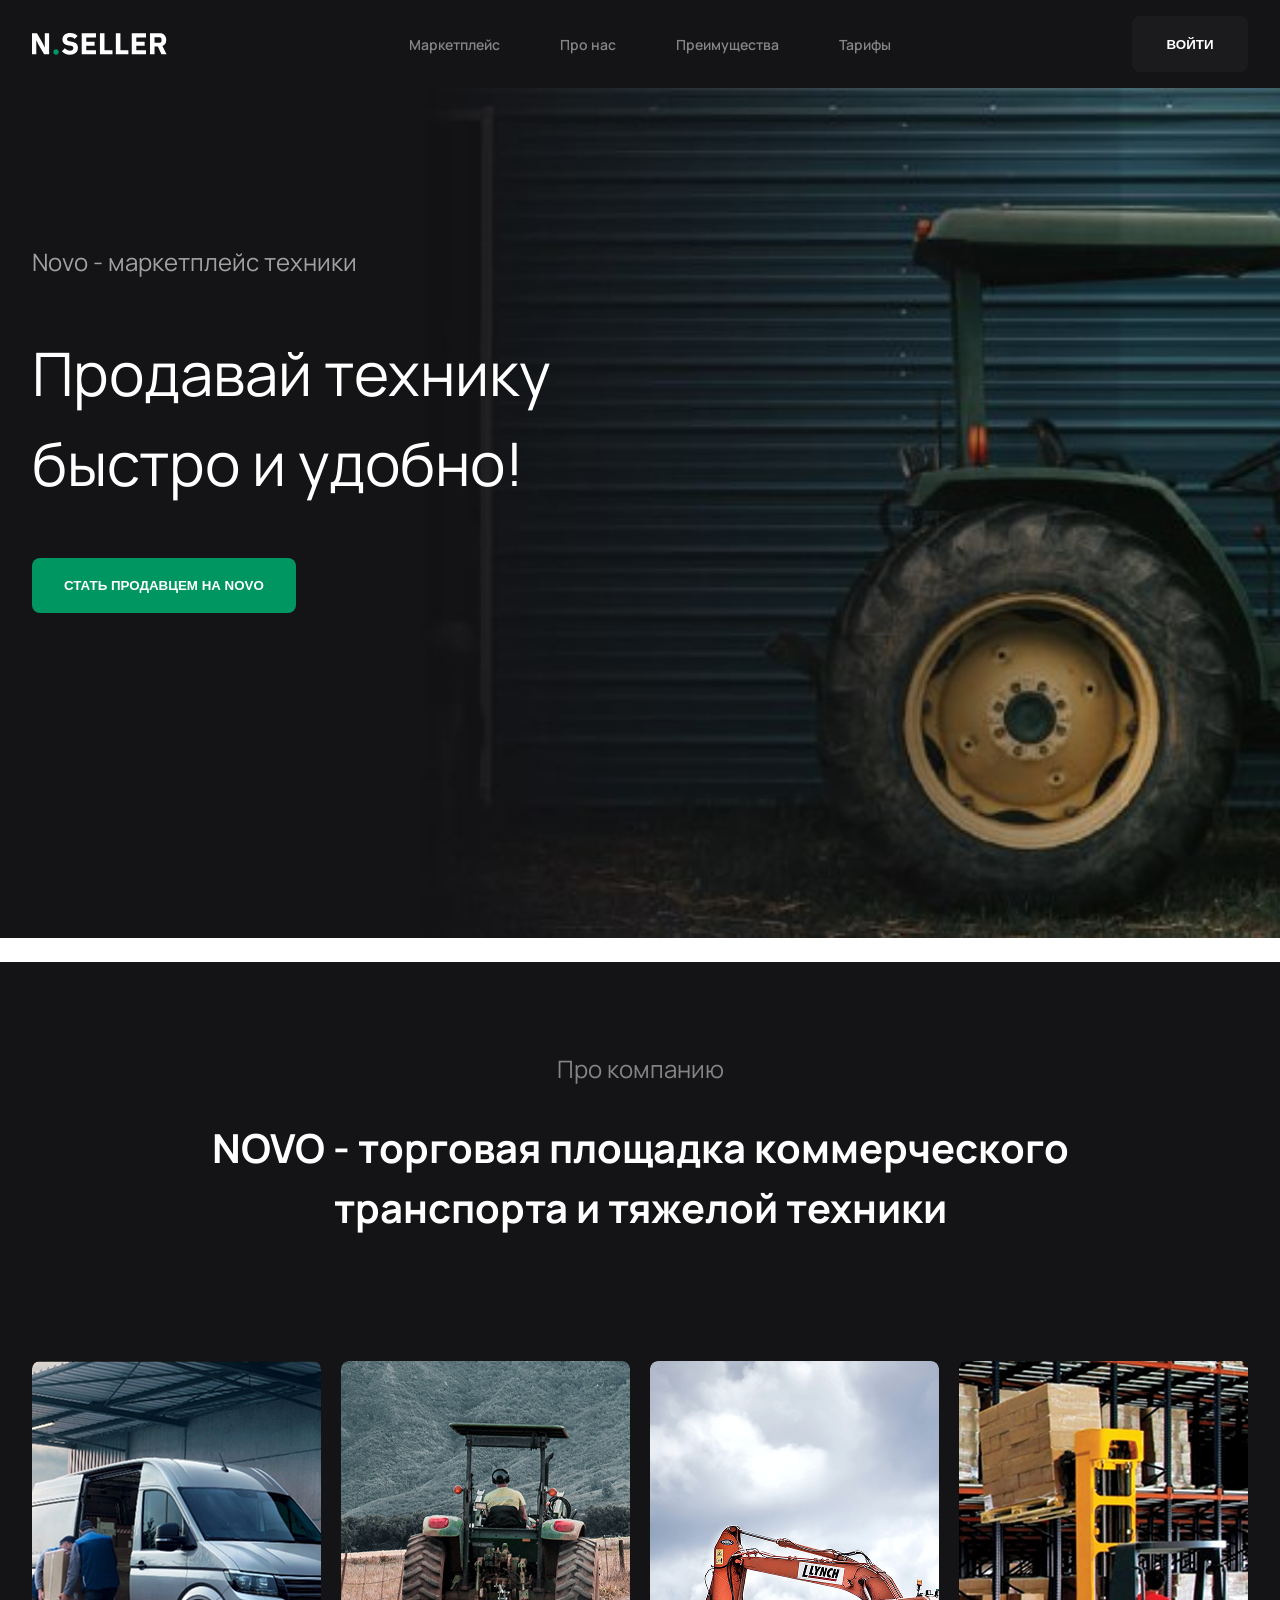
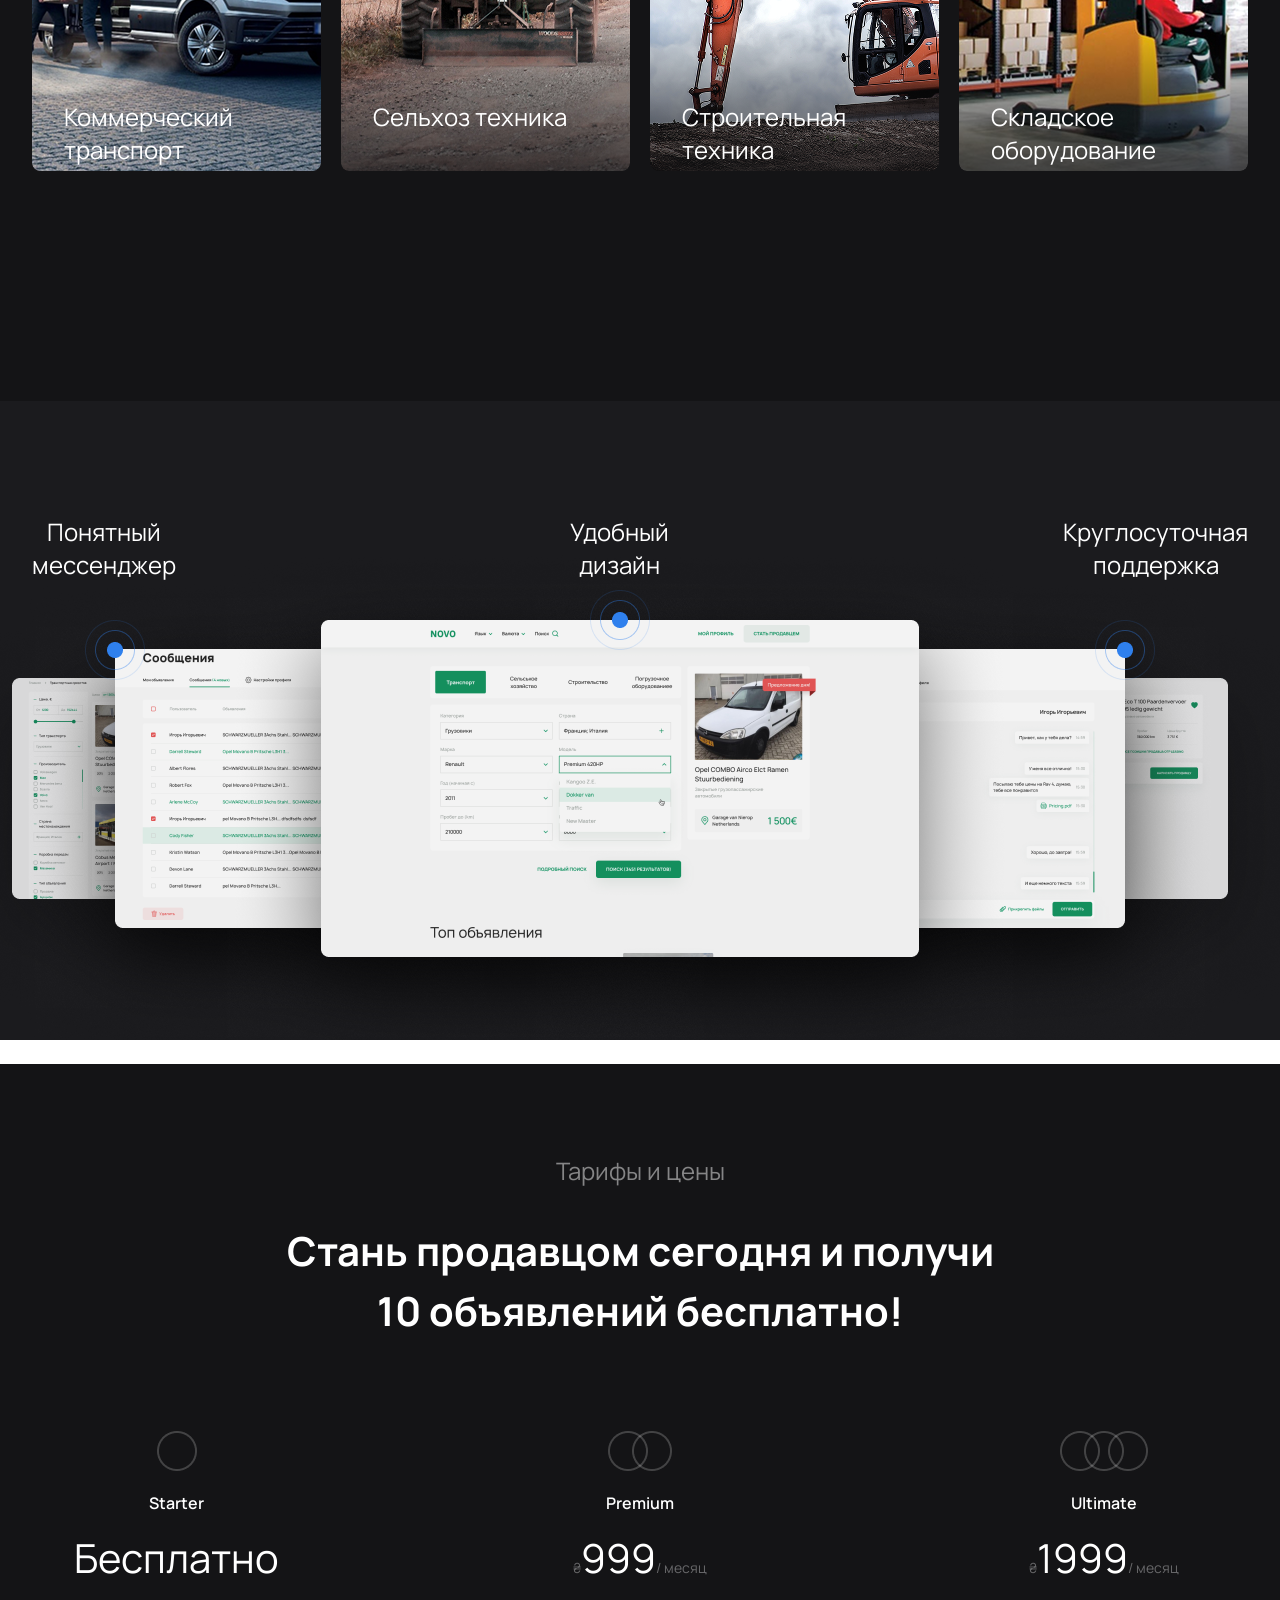
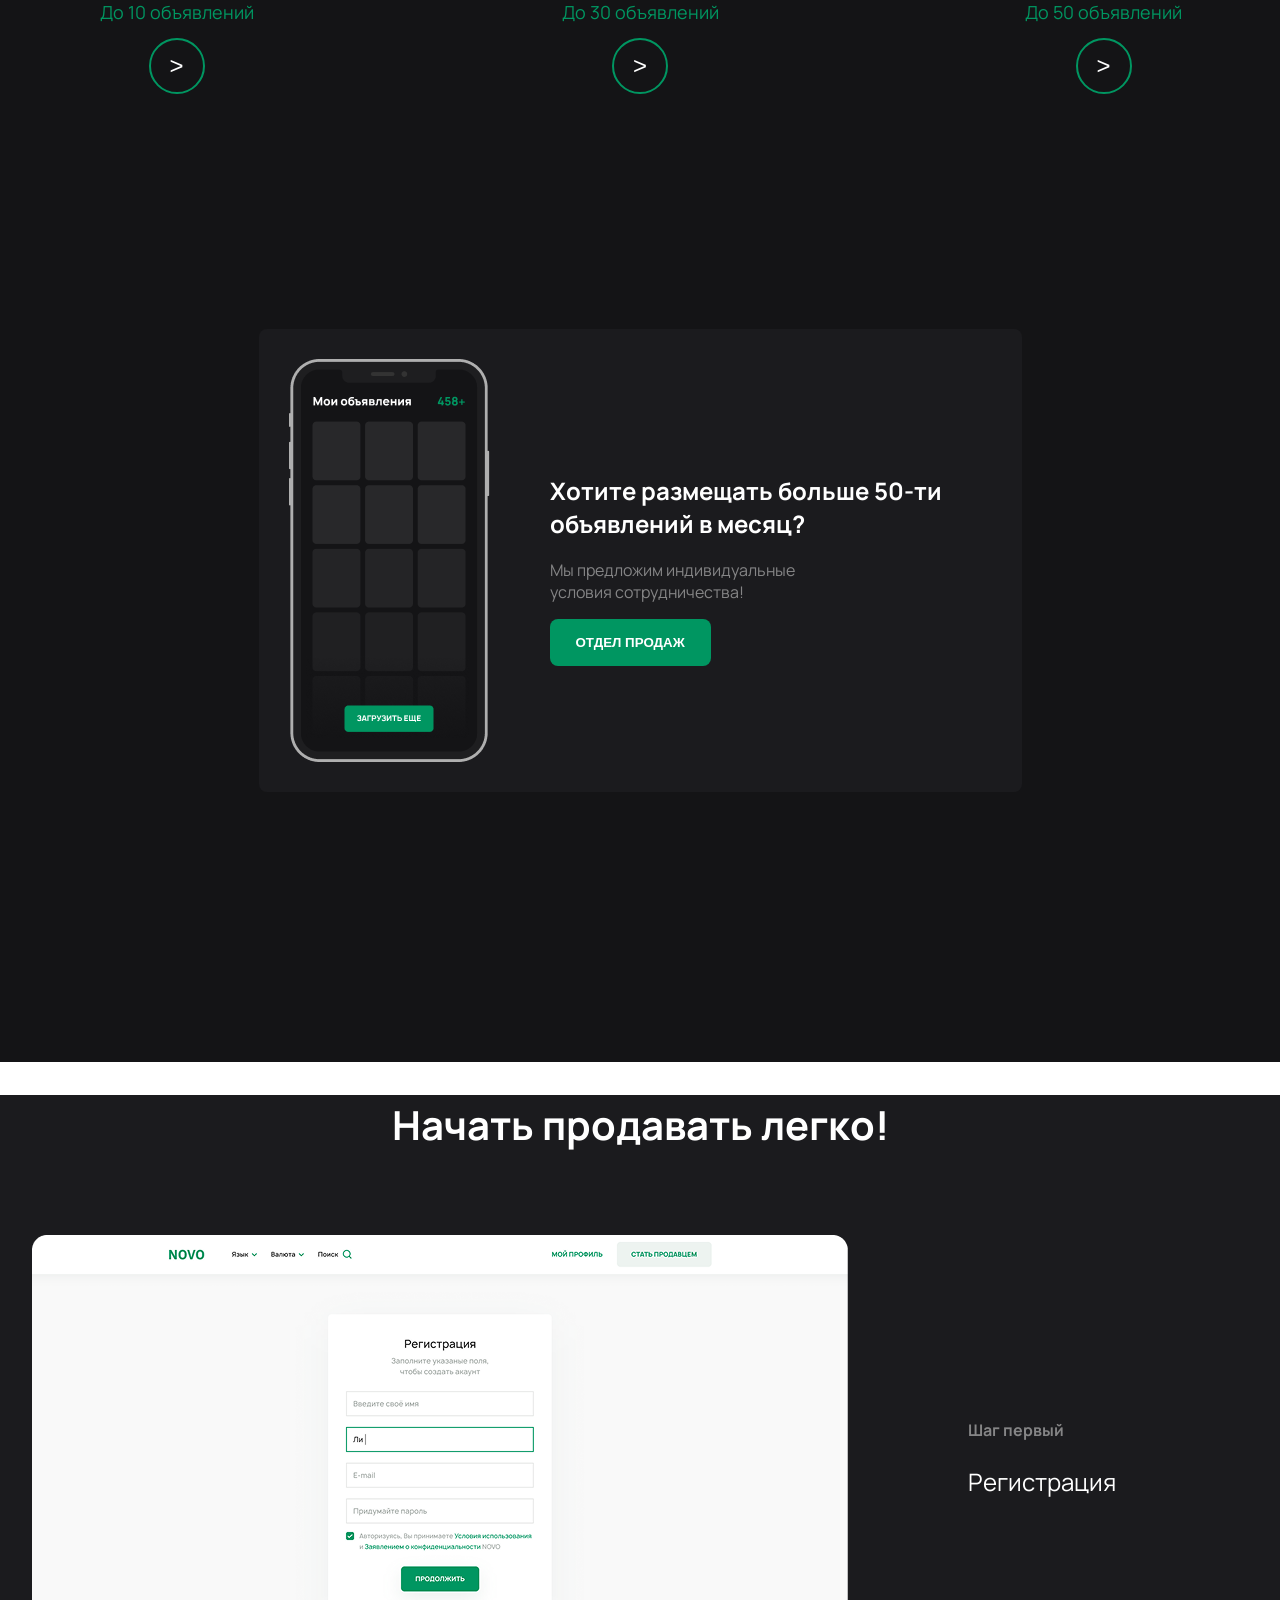
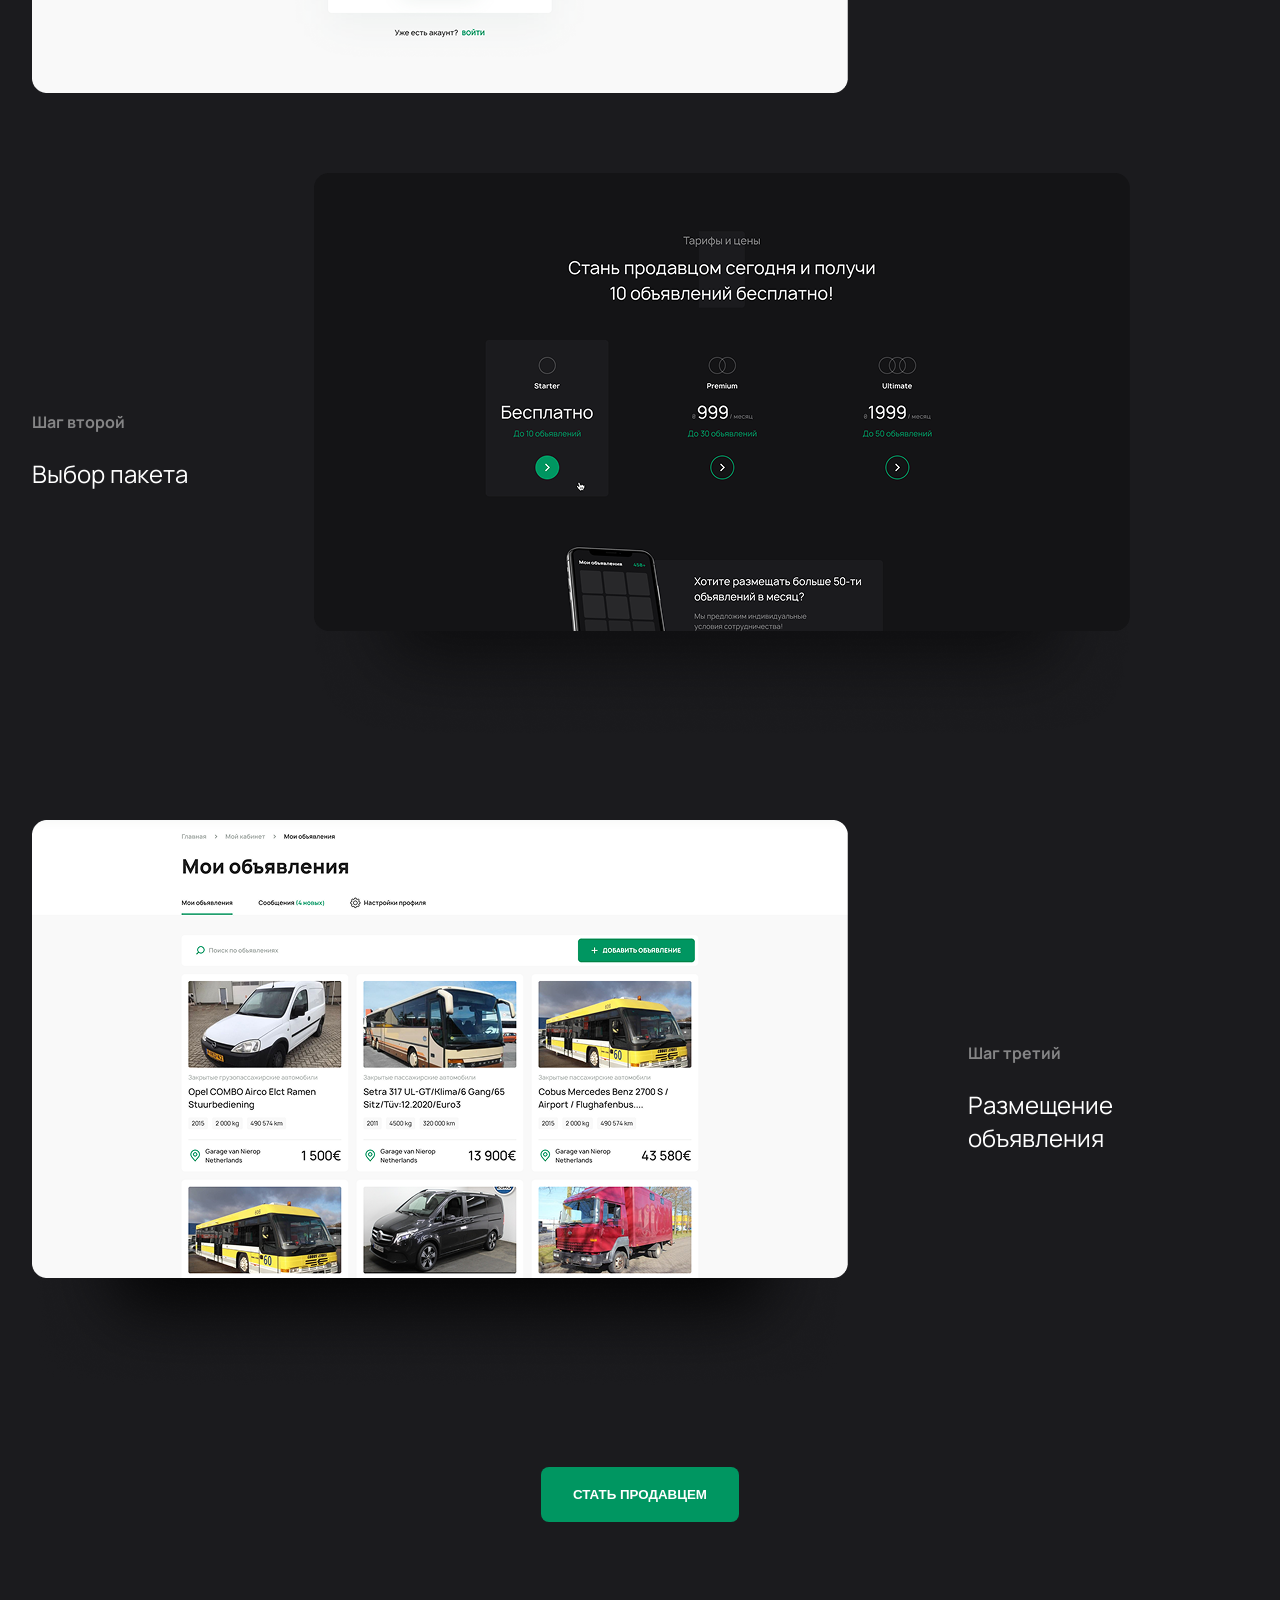
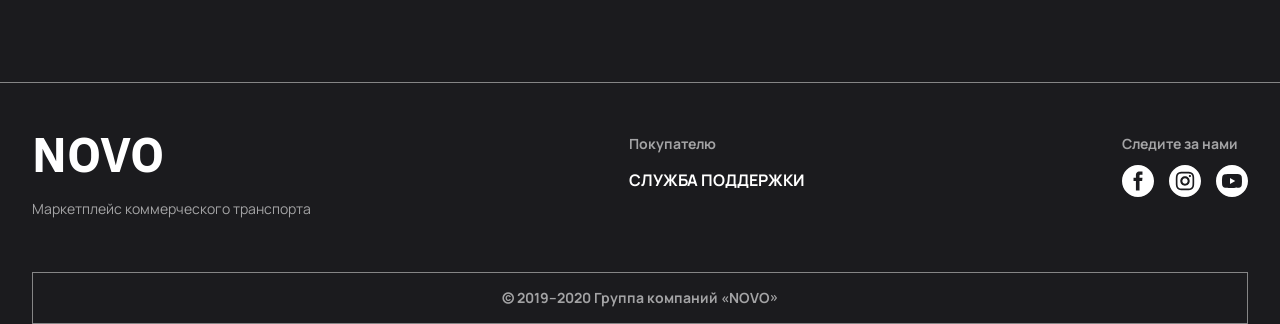
<file: index.html>
<!DOCTYPE html>
<html lang="ru">
<head>
    <meta charset="UTF-8">
    <meta name="viewport" content="width=device-width, initial-scale=1.0">
    <link href="https://fonts.googleapis.com/css2?family=IBM+Plex+Sans:wght@400;700&family=Manrope:wght@400;600;700;800&display=swap" rel="stylesheet">
    <link rel="stylesheet" href="/css/style.css">
    <title>Главная страница</title>
</head>
<body>
    <div class="cherniy-verh">
        <div class="ogranichitel">
            <header class="shapka">
                <img src="/img/logo-seller.svg" class="logo-img" alt="logo">
                <nav class="menu">
                    <a href="#easy-sale" class="link-menu">Маркетплейс</a>
                    <a href="#about" class="link-menu">Про нас</a>
                    <a href="#facts" class="link-menu">Преимущества</a>
                    <a href="#costs" class="link-menu">Тарифы</a>
                </nav>
                <button class="vhod-btn">
                    <a href="/log-in.html">Войти</a>
                </button> 
            </header>
        </div>
    </div>

    <section class="perviy-ekran">
        <div class="ogranichitel">
            <div class="promo-text">
                <span class="podpis">Novo - маркетплейс техники</span>
                <h2 class="zag-glavniy">Продавай технику<br> быстро и удобно! </h2>
                <button class="zelenaya-knopka">
                    <a href="/registration.html">стать продавцем на Novo</a>
                </button>
            </div>
        </div>
    </section>

    <section class="o-nas" id="about">
        <div class="ogranichitel">
            <p class="malenkiy-zag">Про компанию</p>
            <h2 class="sredniy-zag">NOVO - торговая площадка коммерческого<br> транспорта и тяжелой техники</h2>
            <div class="karty-box">
                <div class="karta-1">
                    <p class="karta-txt">Коммерческий транспорт</p>
                </div>
                <div class="karta-2">
                    <p class="karta-txt">Сельхоз техника</p>
                </div>
                <div class="karta-3">
                    <p class="karta-txt">Строительная техника</p>
                </div>
                <div class="karta-4">
                    <p class="karta-txt">Складское оборудование</p>
                </div>
            </div>
        </div>
    </section>

    <section class="interesnoe" id="facts">
        <div class="ogranichitel">
            <div class="spisok-faktov">
                <p class="fakt-item">Понятный<br> мессенджер</p>
                <p class="fakt-item">Удобный<br> дизайн</p>
                <p class="fakt-item">Круглосуточная<br> поддержка</p>
            </div>
            <img src="/img/facts-img.png" class="kartinka-fakt" alt="img">
        </div>
    </section>

    <section class="tarifi" id="costs">
        <div class="ogranichitel">
            <p class="malenkiy-zag">Тарифы и цены</p>
            <h2 class="sredniy-zag">Стань продавцом сегодня и получи<br> 10 объявлений бесплатно!</h2>
            <div class="setka-tarifov">
                <div class="tarif-card">
                    <div class="vnutri-card">
                        <img src="/img/circles-1.png">
                        <p class="name-tarif">Starter</p>
                        <span class="cena">Бесплатно</span>
                        <h2 class="opis-tarif">До 10 объявлений</h2>
                        <button class="kruglaya-knopka"><span>></span></button>
                    </div>
                </div>
                <div class="tarif-card">
                    <div class="vnutri-card">
                        <img src="/img/circles-2.png">
                        <p class="name-tarif">Premium</p>
                        <span class="valuta">₴</span><span class="cena">999</span><span class="valuta">/ месяц</span>
                        <h2 class="opis-tarif">До 30 объявлений</h2>
                        <button class="kruglaya-knopka"><span>></span></button>
                    </div>
                </div>
                <div class="tarif-card">
                    <div class="vnutri-card">
                        <img src="/img/circles-3.png">
                        <p class="name-tarif">Ultimate</p>
                        <span class="valuta">₴</span><span class="cena">1999</span><span class="valuta">/ месяц</span>
                        <h2 class="opis-tarif">До 50 объявлений</h2>
                        <button class="kruglaya-knopka"><span>></span></button>
                    </div>
                </div>
            </div>

            <div class="nuzhna-pomosh">
                <div class="zvonok-block">
                    <img src="/img/phone.png" class="trubka" alt="phone">
                    <div class="tekst-zvonka">
                        <h2 class="vopros">Хотите размещать больше 50-ти<br> объявлений в месяц? </h2>
                        <p class="otvet">Мы предложим индивидуальные<br> условия сотрудничества!</p>
                        <button class="knopka-otdel">
                            <span>отдел продаж</span>
                        </button>
                    </div>
                </div>
            </div>

            <div class="modal-fon hidden">
                <div class="okno-modal">
                    <img src="/img/close-btn.svg" class="krestik" alt="close">
                    <h2 class="zag-modal">Мы свяжемся с вами<br> в ближайшее время</h2>
                    <p class="tekst-modal">Впишите свои данные и мы перезвоним вам</p>
                    <div class="polya-vvoda">
                        <input type="text" class="input-style" placeholder="Ваше имя"><br>
                        <input type="email" class="input-style" placeholder="E-mail адрес">
                        <input type="tel" class="input-style" placeholder="Номер телефона">
                    </div>
                    <button class="otpravit-btn">
                        <a href="/index.html">Перезвоните мне!</a>
                    </button>
                </div>
            </div>
        </div>
    </section>

    <section class="shagi-prodazh" id="easy-sale">
        <div class="ogranichitel">
            <h2 class="sredniy-zag">Начать продавать легко!</h2>
            <div class="shag-blok-1">
                <img src="/img/easy-sale-img-1.png" class="shag-img">
                <div class="shag-tekst">
                    <h2 class="shag-nomer">Шаг первый</h2>
                    <p class="shag-nazv">Регистрация</p>
                </div>
            </div>
            <div class="shag-blok-2">
                <div class="shag-tekst">
                    <h2 class="shag-nomer">Шаг второй</h2>
                    <p class="shag-nazv">Выбор пакета</p>
                </div>
                <img src="/img/easy-sale-img-2.png" class="shag-img">
            </div>
            <div class="shag-blok-3">
                <img src="/img/easy-sale-img-3.png" class="shag-img">
                <div class="shag-tekst">
                    <h2 class="shag-nomer">Шаг третий</h2>
                    <p class="shag-nazv">Размещение объявления</p>
                </div>
            </div>
            <div class="niz-knopka-box">
                <button class="zelenaya-knopka big">
                    <span>стать продавцем</span>
                </button>
            </div>
        </div>
    </section>

    <footer class="podval">
        <div class="liniya"></div>
        <div class="ogranichitel">
            <div class="f-kontent">
                <div class="f-info">
                    <h2 class="f-logo">NOVO</h2>
                    <p class="f-p">Маркетплейс коммерческого транспорта</p>
                </div>
                <div class="f-info">
                    <h2 class="f-zag">Покупателю</h2>
                    <p class="f-link">Служба поддержки</p>
                </div>
                <div class="f-info">
                    <h2 class="f-zag">Следите за нами</h2>
                    <div class="soc-seti">
                        <img src="/img/facebook-logo-button.svg">
                        <img src="/img/instagram 1.svg">
                        <img src="/img/youtube.svg">
                    </div>
                </div>
            </div>
            <div class="f-mini">
                <h2 class="copy">© 2019–2020 Группа компаний «NOVO»</h2>
            </div>
        </div>
    </footer>
    <script src="/js/main.js"></script>
</body>
</html>
</file>
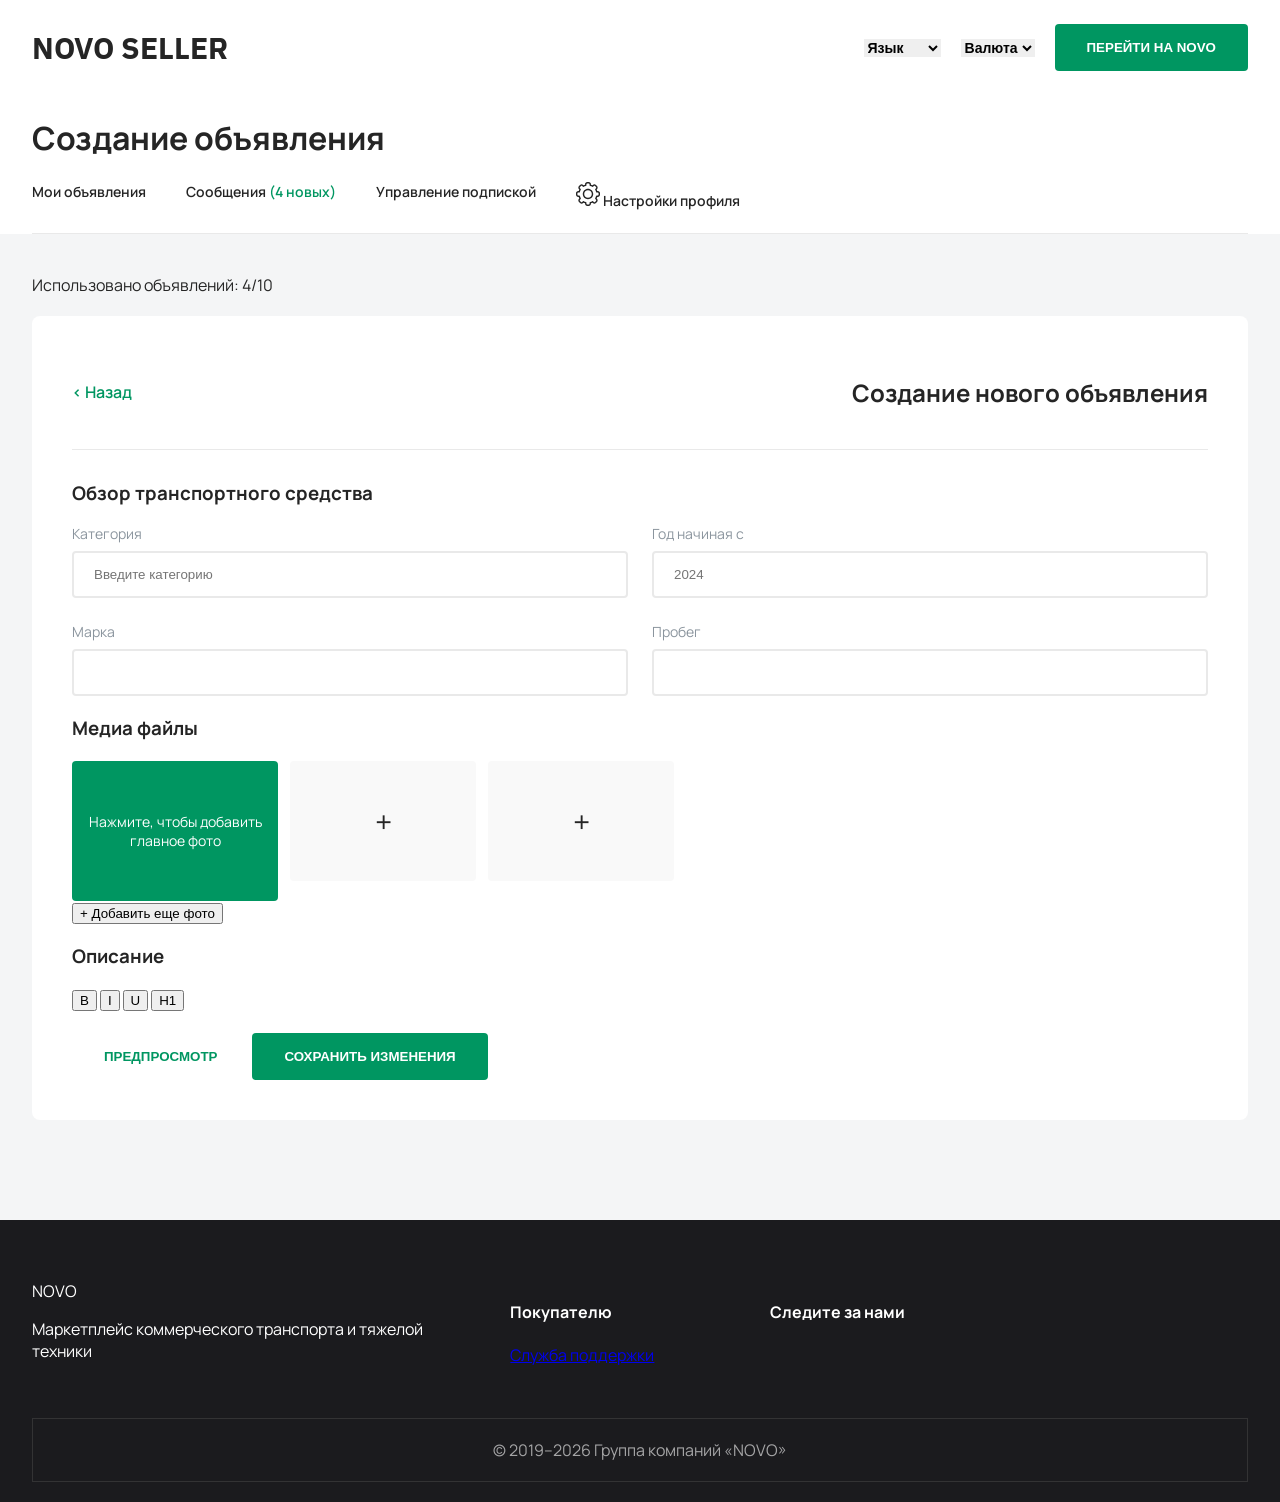
<file: announcement.html>
<!DOCTYPE html>
<html lang="ru">
<head>
    <meta charset="UTF-8">
    <meta name="viewport" content="width=device-width, initial-scale=1.0">
    <link rel="preconnect" href="https://fonts.googleapis.com">
    <link rel="preconnect" href="https://fonts.gstatic.com" crossorigin>
    <link href="https://fonts.googleapis.com/css2?family=IBM+Plex+Sans:wght@400;600;700&family=Manrope:wght@400;500;600;700&display=swap" rel="stylesheet">
    <link rel="stylesheet" href="/css/announcement.css">
    <title>Создание объявления | NOVO</title>
</head>
<body class="page-body">

    <div class="container">
        <header class="main-header">
            <div class="main-header__logo">NOVO SELLER</div>
            
            <div class="main-header__controls">
                <select name="language" class="ui-select">
                    <option value="" disabled selected>Язык</option>
                    <option value="russian">Русский</option>
                    <option value="english">English</option>
                </select>

                <select name="currency" class="ui-select">
                    <option value="" disabled selected>Валюта</option>
                    <option value="rub">RUB ₽</option>
                    <option value="gbp">GBP £</option>
                </select>

                <button class="btn btn--primary">Перейти на NOVO</button>
            </div>
        </header>

        <h1 class="page-title">Создание объявления</h1>

        <nav class="main-nav">
            <a href="/myprof.html" class="main-nav__item">Мои объявления</a>
            <a href="#" class="main-nav__item">
                Сообщения <span class="main-nav__badge">(4 новых)</span>
            </a>
            <a href="/subscription.html" class="main-nav__item">Управление подпиской</a>
            <a href="/settings.html" class="main-nav__item main-nav__item--settings">
                <img src="/img/settings-1.svg" alt="icon"> Настройки профиля
            </a>
        </nav>
    </div>

    <main class="content-area">
        <div class="container">
            <div class="stats-row">
                <span class="stats-row__text">Использовано объявлений:</span>
                <span class="stats-row__count">4/10</span>
            </div>

            <div class="ad-card">
                <div class="ad-card__top">
                    <a href="javascript:history.back()" class="ad-card__back-link">&lt; Назад</a>
                    <h2 class="ad-card__subtitle">Создание нового объявления</h2>
                </div>

                <div class="ad-card__form">
                    <section class="form-section">
                        <h3 class="form-section__title">Обзор транспортного средства</h3>
                        
                        <div class="form-grid">
                            <div class="form-group">
                                <label class="form-group__label">Категория</label>
                                <input type="text" class="form-group__input" placeholder="Введите категорию">
                            </div>
                            <div class="form-group">
                                <label class="form-group__label">Год начиная с</label>
                                <input type="number" class="form-group__input" placeholder="2024">
                            </div>
                            <div class="form-group">
                                <label class="form-group__label">Марка</label>
                                <input type="text" class="form-group__input">
                            </div>
                            <div class="form-group">
                                <label class="form-group__label">Пробег</label>
                                <input type="text" class="form-group__input">
                            </div>
                            </div>
                    </section>

                    <section class="form-section">
                        <h3 class="form-section__title">Медиа файлы</h3>
                        <div class="photo-uploader">
                            <div class="photo-uploader__grid">
                                <label class="photo-label photo-label--main">
                                    <input type="file" accept="image/*" class="photo-input">
                                    <span class="photo-label__text">Нажмите, чтобы добавить главное фото</span>
                                </label>
                                
                                <label class="photo-label photo-label--slot">
                                    <input type="file" accept="image/*" class="photo-input">
                                    <span class="photo-label__icon">+</span>
                                </label>
                                <label class="photo-label photo-label--slot">
                                    <input type="file" accept="image/*" class="photo-input">
                                    <span class="photo-label__icon">+</span>
                                </label>
                            </div>
                            <button type="button" class="btn-add-more">+ Добавить еще фото</button>
                        </section>

                        <section class="form-section">
                            <h3 class="form-section__title">Описание</h3>
                            <div class="editor">
                                <div class="editor__toolbar">
                                    <button type="button" onclick="execAction('bold')">B</button>
                                    <button type="button" onclick="execAction('italic')">I</button>
                                    <button type="button" onclick="execAction('underline')">U</button>
                                    <button type="button" onclick="execAction('formatBlock', 'H1')">H1</button>
                                </div>
                                <div id="editor" class="editor__field" contenteditable="true"></div>
                            </div>
                        </section>

                        <div class="form-footer">
                            <button class="btn btn--outline">Предпросмотр</button>
                            <button class="btn btn--primary" onclick="saveData()">Сохранить изменения</button>
                        </div>
                    </div>
                </div>
            </div>
        </div>
    </main>

    <footer class="main-footer">
        <div class="container">
            <div class="main-footer__grid">
                <div class="main-footer__info">
                    <div class="main-footer__logo">NOVO</div>
                    <p class="main-footer__desc">Маркетплейс коммерческого транспорта и тяжелой техники</p>
                </div>
                <div class="main-footer__col">
                    <h4 class="main-footer__caption">Покупателю</h4>
                    <a href="#" class="main-footer__link">Служба поддержки</a>
                </div>
                <div class="main-footer__col">
                    <h4 class="main-footer__caption">Следите за нами</h4>
                    <div class="main-footer__socials">
                        </div>
                </div>
            </div>
            <div class="main-footer__bottom">
                © 2019–2026 Группа компаний «NOVO»
            </div>
        </div>
    </footer>

    <script src="/js/announcement.js"></script>
</body>
</html>
</file>
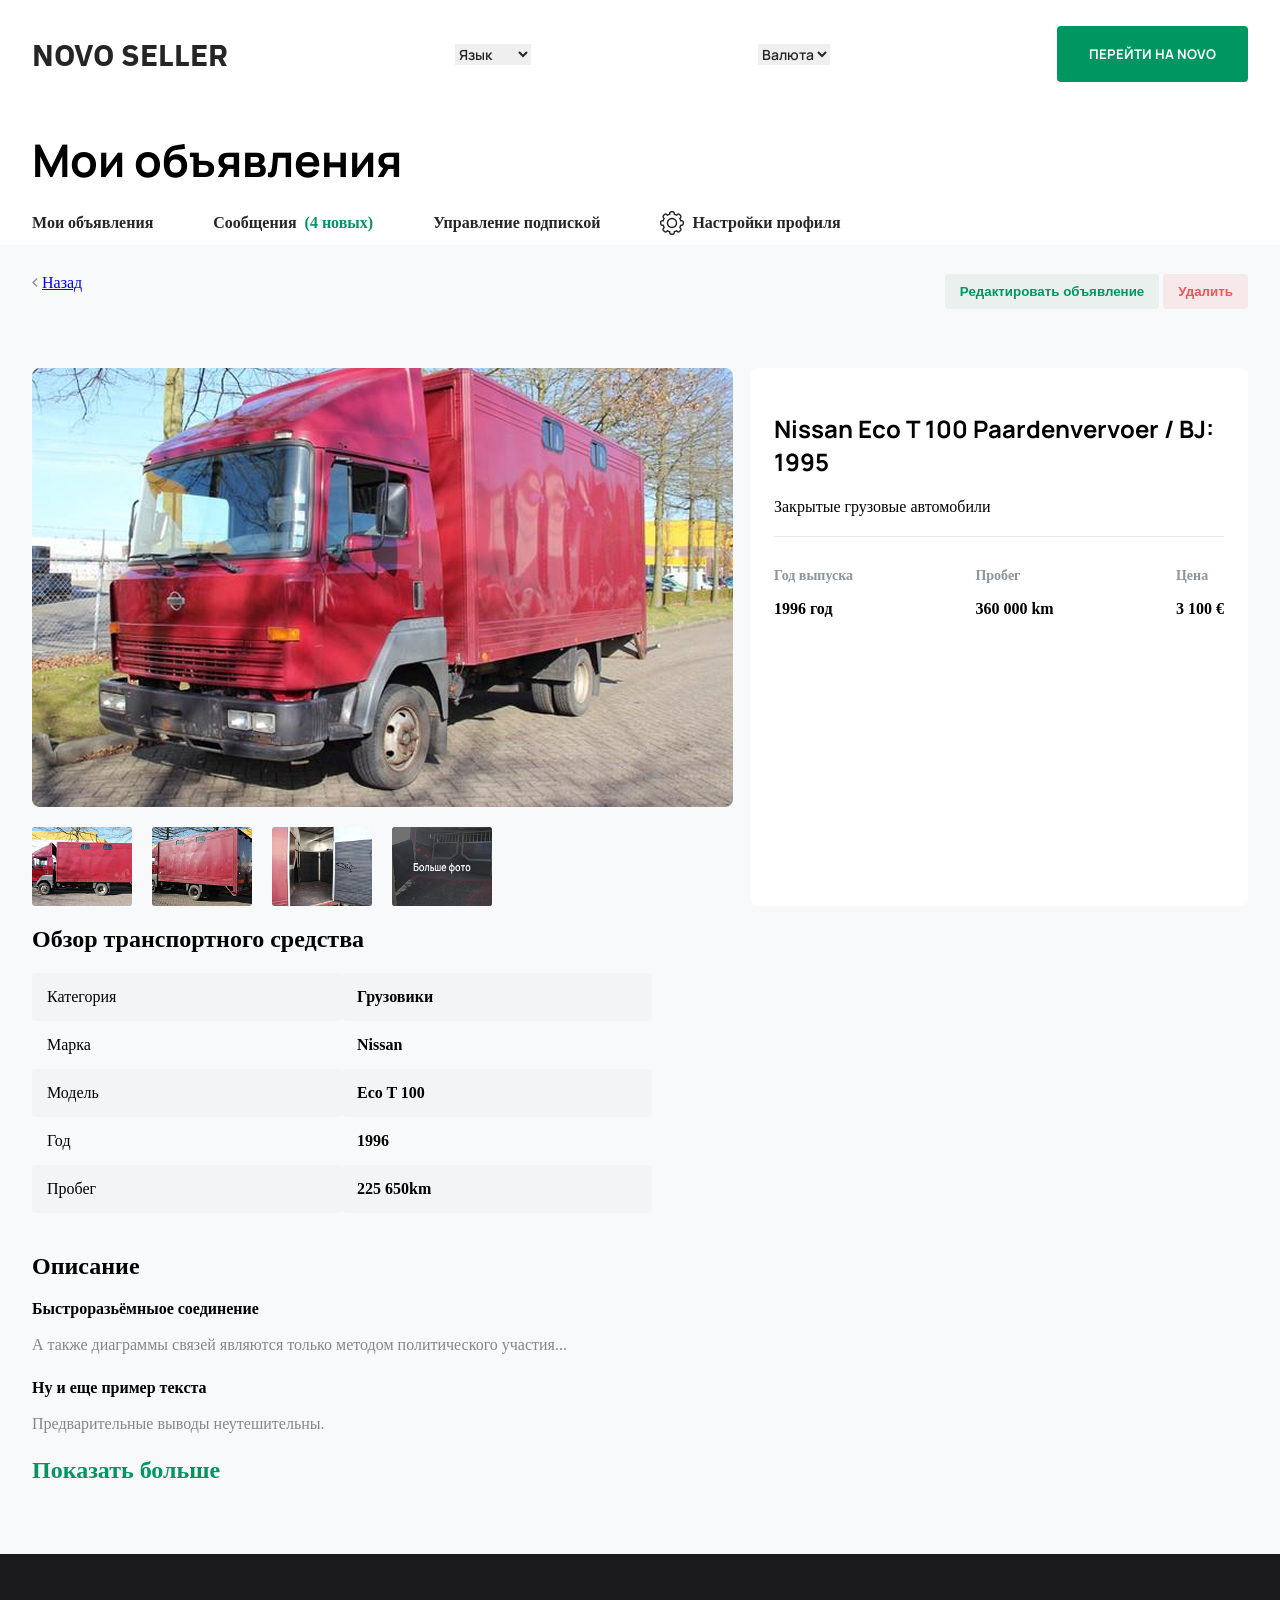
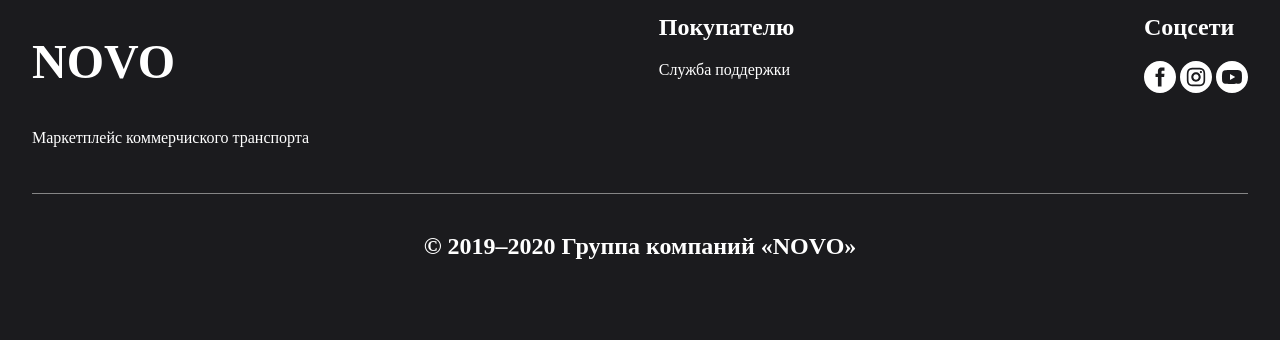
<file: fullc.html>
<!DOCTYPE html>
<html lang="ru">
<head>
    <meta charset="UTF-8">
    <meta name="viewport" content="width=device-width, initial-scale=1.0">
    <link href="https://fonts.googleapis.com/css2?family=IBM+Plex+Sans:wght@400;700&family=Manrope:wght@400;500;600;700&display=swap" rel="stylesheet">
    <link rel="stylesheet" href="/css/fullc.css">
    <title>Карточка товара</title>
</head>
<body>
    <div class="obolochka">
        <header class="shapka">
            <h2 class="logo-text">NOVO SELLER</h2>
            <select class="vybor-yazika">
                <option value="moscow">Язык</option>
                <option value="russian">Русский</option>
                <option value="english">English</option>
            </select>
            <select class="vybor-yazika">
                <option value="valuta">Валюта</option>
                <option value="rub">RUB ₽</option>
                <option value="gbp">GBP £</option>
            </select>
            <button class="top-knopka">
                <span class="btn-text-white">Перейти на NOVO</span>
            </button>
        </header>

        <h2 class="zagolovok-1">Мои объявления</h2>
        <nav class="verh-menu">
            <div class="punkt-menu"><a href="/myprof.html" class="link-black">Мои объявления</a></div>
            <div class="punkt-menu"><a href="#" class="link-black">Сообщения</a><span class="uvedomlenie">(4 новых)</span></div>
            <div class="punkt-menu"><a href="/subscription.html" class="link-black">Управление подпиской</a></div>
            <div class="punkt-menu">
                <img src="/img/settings-1.svg" class="icon-set" alt="set">
                <a href="/settings.html" class="link-black">Настройки профиля</a>
            </div>
        </nav>
    </div>

    <section class="seraya-zona">
        <div class="obolochka">
            <div class="knopki-upravleniya">
                <div class="back-link-box">
                    <img src="/img/check-img.svg" alt="v">
                    <a href="/myprof.html" class="text-grey"> Назад</a>
                </div>
                <div class="dve-knopki">
                    <button class="zelenaya-knopka">
                        <span>Редактировать объявление</span>
                    </button>
                    <button class="krasnaya-knopka">
                        <span>Удалить</span>
                    </button>
                </div>
            </div>

            <div class="okno-udaleniya skryto">
                <div class="popup-box">
                    <h2 class="vopros-text">Подвердите<br>удаление объявления</h2>
                    <div class="vibor-otveta">
                        <button class="da-btn">
                            <a href="/announcement.html">Подтвердить</a>
                        </button>
                        <button class="net-btn">
                            <span>Отмена</span>
                        </button>
                    </div>
                </div>
            </div>

            <div class="kartochka-mashini">
                <div class="foto-block">
                    <img src="/img/full-card-img-1.png" class="big-pic" alt="mashina">
                    <div class="mini-foto-list">
                        <img src="/img/full-card-img-2.png" class="pic-small">
                        <img src="/img/full-card-img-3.png" class="pic-small">
                        <img src="/img/full-card-img-4.png" class="pic-small">
                        <img src="/img/full-card-img-5.png" class="pic-small">
                    </div>
                </div>
                <div class="praviy-info-block">
                    <h2 class="car-nazvanie">Nissan Eco T 100 Paardenvervoer / BJ: 1995</h2>
                    <p class="pod-zagolovok">Закрытые грузовые автомобили</p>
                    <div class="razdelitel"></div>
                    <div class="tri-kolonki">
                        <div class="info-stolbik">
                            <h2 class="maly-tekst-grey">Год выпуска</h2>
                            <p class="bold-text">1996 год</p>
                        </div>
                        <div class="info-stolbik">
                            <h2 class="maly-tekst-grey">Пробег</h2>
                            <p class="bold-text">360 000 km</p>
                        </div>
                        <div class="info-stolbik">
                            <h2 class="maly-tekst-grey">Цена</h2>
                            <p class="bold-text">3 100 €</p>
                        </div>
                    </div>
                </div>
            </div>

            <h2 class="zagolovok-2">Обзор транспортного средства</h2>
            <div class="tablica">
                <div class="stolbik-leviy">
                    <div class="yacheyka-grey"><span>Категория</span></div>
                    <div class="yacheyka-white"><span>Марка</span></div>
                    <div class="yacheyka-grey"><span>Модель</span></div>
                    <div class="yacheyka-white"><span>Год</span></div>
                    <div class="yacheyka-grey"><span>Пробег</span></div>
                </div>
                <div class="stolbik-praviy">
                    <div class="yacheyka-grey"><b>Грузовики</b></div>
                    <div class="yacheyka-white"><b>Nissan</b></div>
                    <div class="yacheyka-grey"><b>Eco T 100</b></div>
                    <div class="yacheyka-white"><b>1996</b></div>
                    <div class="yacheyka-grey"><b>225 650km</b></div>
                </div>
            </div>

            <div class="opisanie-block">
                <h2 class="big-title">Описание</h2>
                <h2 class="small-title">Быстроразьёмныое соединение</h2>
                <span class="main-text">А также диаграммы связей являются только методом политического участия...</span>
                <h2 class="small-title">Ну и еще пример текста</h2>
                <a class="main-text">Предварительные выводы неутешительны.</a>
                <h2 class="knopka-more">Показать больше</h2>
            </div>
        </div>
    </section>

    <footer class="niz-sayta">
        <div class="liniya-footer"></div>
        <div class="obolochka">
            <div class="footer-grid">
                <div class="f-item">
                    <h2 class="f-logo">NOVO</h2>
                    <p class="f-p">Маркетплейс коммерчиского транспорта</p>
                </div>
                <div class="f-item">
                    <h2 class="f-title">Покупателю</h2>
                    <p class="f-link">Служба поддержки</p>
                </div>
                <div class="f-item">
                    <h2 class="f-title">Соцсети</h2>
                    <div class="soc-icons">
                        <img src="/img/facebook-logo-button.svg" class="icon-f">
                        <img src="/img/instagram 1.svg" class="icon-f">
                        <img src="/img/youtube.svg" class="icon-f">
                    </div>
                </div>
            </div>
            <div class="posledniy-block">
                <h2 class="copy-text">© 2019–2020 Группа компаний «NOVO»</h2>
            </div>
        </div>
    </footer>
    <script src="/js/full-card.js"></script>
</body>
</html>
</file>
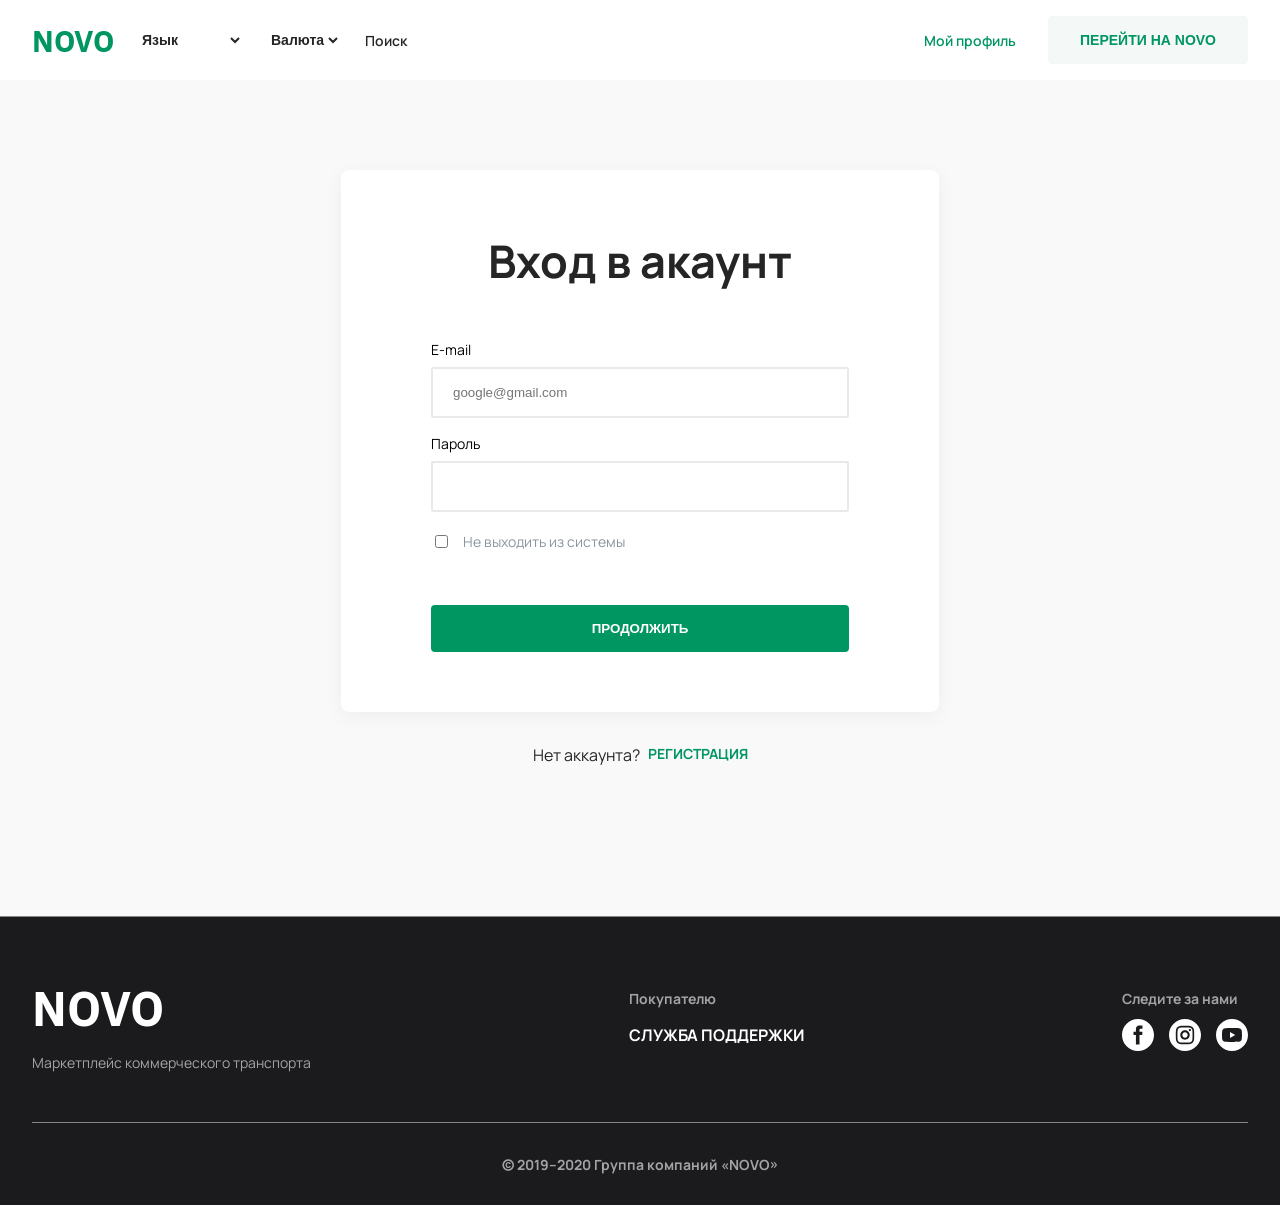
<file: log-in.html>
<!DOCTYPE html>
<html lang="ru">
<head>
    <meta charset="UTF-8">
    <meta name="viewport" content="width=device-width, initial-scale=1.0">
    <link href="https://fonts.googleapis.com/css2?family=IBM+Plex+Sans:wght@400;700&family=Manrope:wght@400;600;700;800&display=swap" rel="stylesheet">
    <link rel="stylesheet" href="/css/log-in.css">
    <title>Вход в систему</title>
</head>
<body>
    <div class="ogranichitel">
        <header class="shapka">
            <div class="levaya-chast">
                <h2 class="logo-tekst">NOVO</h2>
                <select class="vibor-spisok">
                    <option>Язык</option>
                    <option>Русский</option>
                    <option>English</option>
                    <option>Український</option>
                </select>
                <select class="vibor-spisok">
                    <option>Валюта</option>
                    <option>RUB ₽</option>
                    <option>GBP £</option>
                    <option>ISO ₴</option>
                </select>
                <a class="ssilka-poisk" href="#">Поиск</a>
            </div>
            <div class="pravaya-chast">
                <div class="menyu-profilya">
                    <span class="knopka-profil">Мой профиль</span>
                    <div class="vipadashka">
                        <a href="/favorites" class="punkt-menyu">Избранное</a>
                        <a href="/messages" class="punkt-menyu">Сообщения <span class="zeleniy-tekst">(4 новых)</span></a>
                        <a href="/settings-user.html" class="punkt-menyu">Настройки профиля</a>
                    </div>
                </div>
                <button class="perehod-btn">
                    <a href="/index.html">Перейти на NOVO</a>
                </button>
            </div>
        </header>
    </div>

    <section class="osnovnoy-blok">
        <div class="ogranichitel">
            <div class="centrovka-formy">
                <form class="belaya-forma">
                    <h2 class="zagolovok-formy">Вход в акаунт</h2>
                    <div class="spisok-poley">
                        <div class="pole-blok">
                            <p class="podpis-polya">E-mail</p>
                            <input class="pole-vvoda" placeholder="google@gmail.com" type="text">
                        </div>
                        <div class="pole-blok">
                            <p class="podpis-polya">Пароль</p>
                            <input class="pole-vvoda" type="password">
                        </div>
                    </div>
                    <div class="galochka-blok">
                        <input type="checkbox" class="kvadratik">
                        <p class="tekst-galochki">Не выходить из системы</p>
                    </div>
                    <button class="knopka-prodolzhit">
                        <span>Продолжить</span>
                    </button>
                </form>
            </div>
            <div class="vopros-regi">
                <span class="tekst-voprosa">Нет аккаунта?</span>
                <a class="ssilka-regi" href="/registration-user.html">Регистрация</a>
            </div>
        </div>
    </section>

    <footer class="podval">
        <div class="podval-liniya"></div>
        <div class="ogranichitel">
            <div class="podval-kontent">
                <div class="podval-info">
                    <h2 class="podval-logo">NOVO</h2>
                    <p class="podval-p">Маркетплейс коммерческого транспорта</p>
                </div>
                <div class="podval-info">
                    <h2 class="podval-zag">Покупателю</h2>
                    <p class="podval-link">Служба поддержки</p>
                </div>
                <div class="podval-info">
                    <h2 class="podval-zag">Следите за нами</h2>
                    <div class="soc-seti">
                        <img src="/img/facebook-logo-button.svg">
                        <img src="/img/instagram 1.svg">
                        <img src="/img/youtube.svg">
                    </div>
                </div>
            </div>
            <div class="podval-niz">
                <h2 class="copy">© 2019–2020 Группа компаний «NOVO»</h2>
            </div>
        </div>
    </footer>
</body>
</html>
</file>
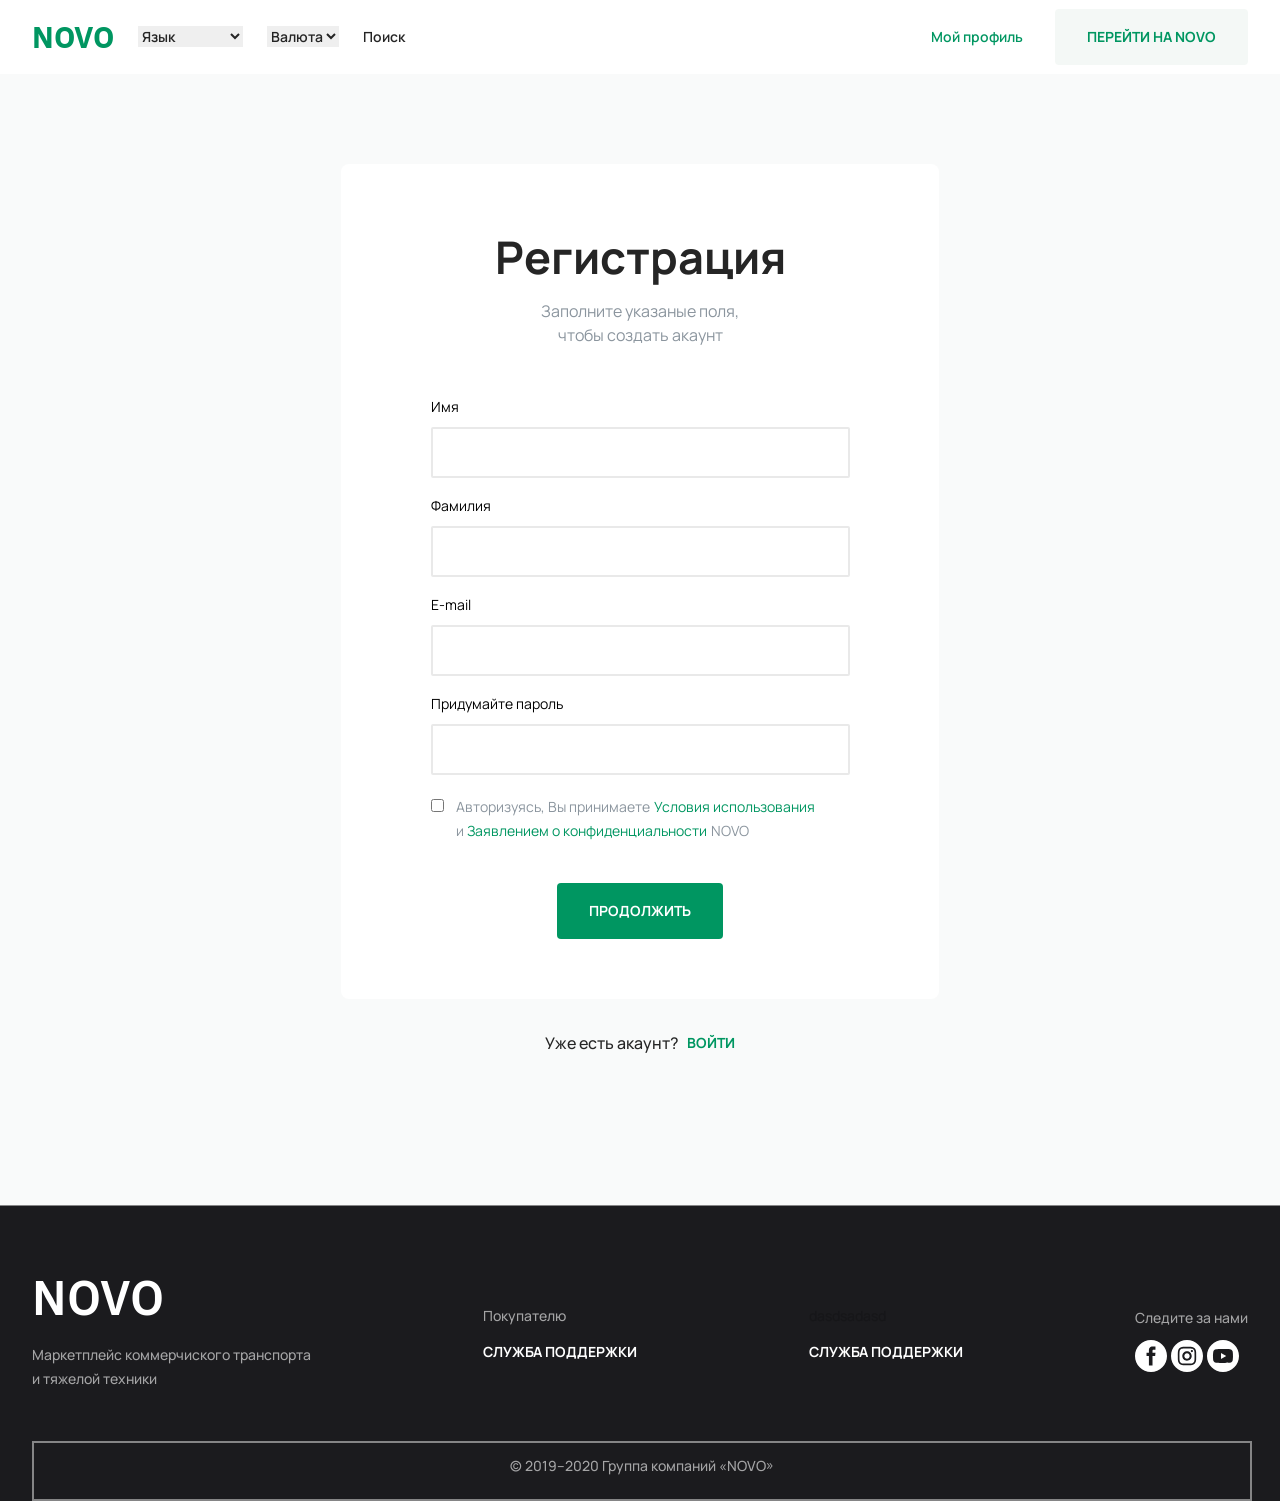
<file: registration-user.html>
<!DOCTYPE html>
<html lang="en">
<head>
    <meta charset="UTF-8">
    <meta name="viewport" content="width=device-width, initial-scale=1.0">
    <link rel="preconnect" href="https://fonts.googleapis.com">
<link rel="preconnect" href="https://fonts.gstatic.com" crossorigin>
<link href="https://fonts.googleapis.com/css2?family=Commissioner:wght@100..900&family=IBM+Plex+Sans:ital,wght@0,100..700;1,100..700&family=Lato:ital,wght@0,100;0,300;0,400;0,700;0,900;1,100;1,300;1,400;1,700;1,900&family=Montserrat:ital,wght@0,100..900;1,100..900&family=Nunito:ital,wght@0,200..1000;1,200..1000&family=Playfair+Display:ital,wght@0,400..900;1,400..900&display=swap" rel="stylesheet">
    <link rel="preconnect" href="https://fonts.googleapis.com">
<link rel="preconnect" href="https://fonts.gstatic.com" crossorigin>
<link href="https://fonts.googleapis.com/css2?family=Manrope:wght@200..800&family=Montserrat:ital,wght@0,100..900;1,100..900&family=Poppins:wght@800&family=Roboto:ital,wght@0,100..900;1,100..900&display=swap" rel="stylesheet">
<link rel="stylesheet" href="/css/registration-user.css">
    <title>Registration user</title>
</head>
<body>
    <div class="container">
        <header class="header">
            <div class="header-first">
                <h2 class="header-h2">NOVO</h2>
                <select id="language" name="Язык" class="language">
                    <option value="moscow" class="language-txt">Язык</option>
                    <option value="russian">Русский</option>
                    <option value="english">English</option>
                    <option value="ukranian">Український</option>
                </select>
                <select id="language" name="Язык" class="language">
                    <option value="moscow" class="language-txt">Валюта</option>
                    <option value="russian">RUB ₽</option>
                    <option value="english">GBP £</option>
                    <option value="ukranian">ISO ₴</option>
                </select>
                <a class="header-txt" href="#">Поиск</a>
            </div>
            <div class="header-btns">
            <div class="profile-menu">
                <span class="header-btn">Мой профиль</span>
                <div class="menu-content">
                <a href="/favorites" class="menu-content-a">Избранное</a>
                <a href="/messages" class="menu-content-a">Сообщения <span class="menu-content-a-green">(4 новых)</span></a>
                <a href="/settings" class="menu-content-a">Настройки профиля</a>
                </div>
            </div>
            <button class="header-btn-2">
                <a href="/index.html" class="header-btn-2-txt">Перейти на NOVO</a>
            </button>
            </div>
        </header>
    </div>
    <section class="main">
        <div class="container">
            <div class="full-form">
                <form class="form">
                    <h2 class="form-title">Регистрация</h2>
                    <p class="form-title-mini">Заполните указаные поля,<br>чтобы создать акаунт</p>
                <div class="form-contents">
                    <div class="form-content">
                        <p class="form-content-p">Имя</p>
                        <input class="form-content-input" type="text">
                    </div>
                    <div class="form-content">
                        <p class="form-content-p">Фамилия</p>
                        <input class="form-content-input" type="text">
                    </div>
                    <div class="form-content">
                        <p class="form-content-p">E-mail</p>
                        <input class="form-content-input" type="email">
                    </div>
                    <div class="form-content">
                        <p class="form-content-p">Придумайте пароль</p>
                        <input class="form-content-input" type="text">
                    </div>
                </div>
                    <div class="checkbox-class">
                        <input type="checkbox" class="checkbox-input">
                    <div class="checkbox-txts">
                        <span class="checkbox-txt">Авторизуясь, Вы принимаете</span>
                        <span class="checkbox-txt-2"> Условия использования</span><br>
                        <span class="checkbox-txt"> и</span><span class="checkbox-txt-2"> Заявлением о конфиденциальности</span>
                        <span class="checkbox-txt"> NOVO</span>
                    </div>
                    </div>
                    <button class="form-btn">
                        <span class="form-btn-txt">Продолжить</span>
                    </button>
                </form>
            </div>
            <div class="registration-question">
                <span class="registration-question-span">Уже есть акаунт?</span>
                <a class="registration-question-a" href="/log-in.html">Войти</a>
            </div>
        </div>
    </section>
    <section class="footer">
        <div class="footer-line"></div>
        <div class="container">
            <div class="footer-content">
                <div class="footer-content-txt">
                    <h2 class="footer-content-h2">NOVO</h2>
                    <p class="footer-content-p">Маркетплейс коммерчиского транспорта<br> и тяжелой техники</p>
                </div>
                <div class="footer-content-txt">
                    <h2 class="footer-content-h2-2">Покупателю</h2>
                    <p class="footer-content-p-2">Служба поддержки</p>
                </div>
                <div class="footer-content-txt">
                    <h2 class="footer-content-h2-3">dasdsadasd</h2>
                    <p class="footer-content-p-2">Служба поддержки</p>
                </div>
                <div class="footer-content-txt">
                    <h2 class="footer-content-h2-2">Следите за нами</h2>
                    <img src="/img/facebook-logo-button.svg" class="facebook-logo-button" alt="facebook-logo-button">
                    <img src="/img/instagram 1.svg" class="instagram 1" alt="instagram 1">
                    <img src="/img/youtube.svg" class="youtube" alt="youtube">
                </div>
            </div>
            <div class="footer-mini">
                <h2 class="footer-mini-h2">© 2019–2020 Группа компаний «NOVO»</h2>
            </div>
        </div>
    </section>
</body>
</html>
</file>
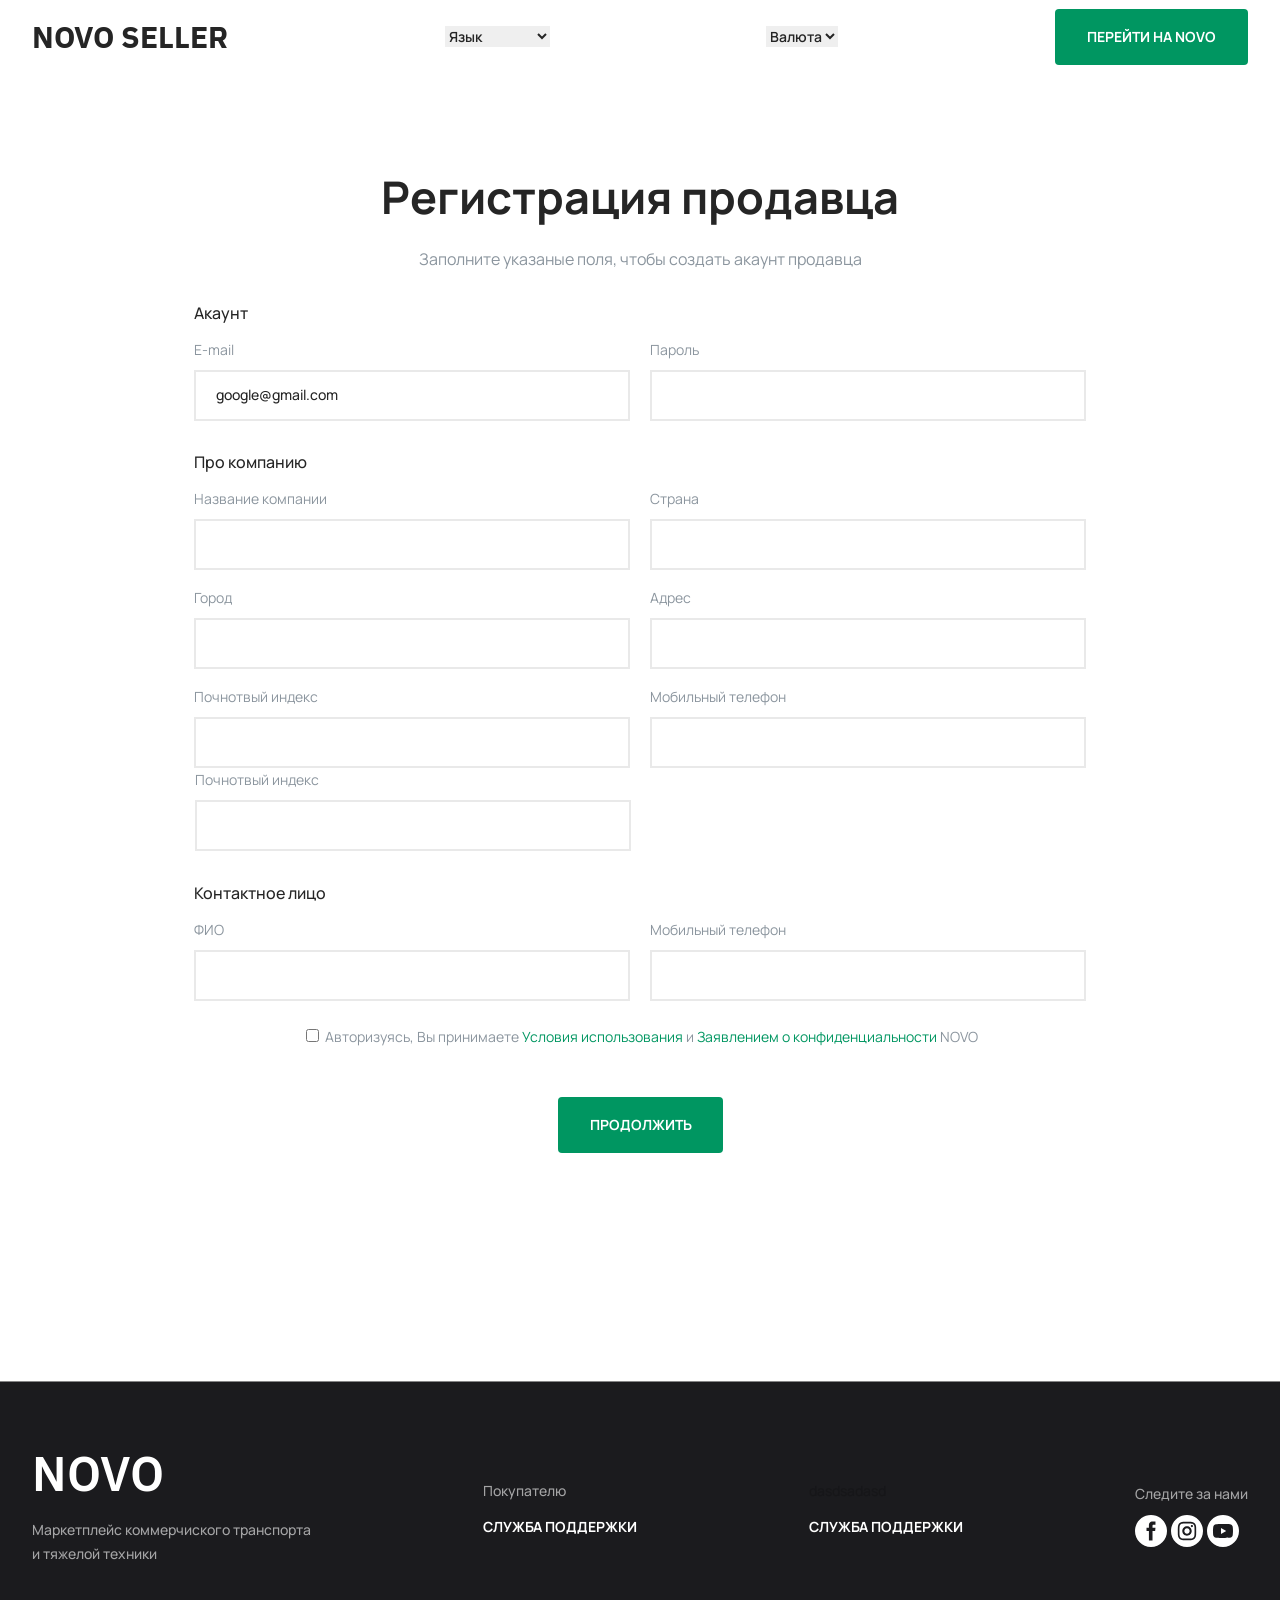
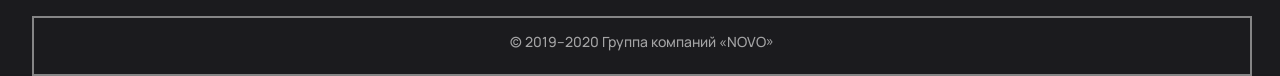
<file: registration.html>
<!DOCTYPE html>
<html lang="en">
<head>
    <meta charset="UTF-8">
    <meta name="viewport" content="width=device-width, initial-scale=1.0">
    <link rel="preconnect" href="https://fonts.googleapis.com">
<link rel="preconnect" href="https://fonts.gstatic.com" crossorigin>
<link href="https://fonts.googleapis.com/css2?family=Commissioner:wght@100..900&family=IBM+Plex+Sans:ital,wght@0,100..700;1,100..700&family=Lato:ital,wght@0,100;0,300;0,400;0,700;0,900;1,100;1,300;1,400;1,700;1,900&family=Montserrat:ital,wght@0,100..900;1,100..900&family=Nunito:ital,wght@0,200..1000;1,200..1000&family=Playfair+Display:ital,wght@0,400..900;1,400..900&display=swap" rel="stylesheet">
    <link rel="preconnect" href="https://fonts.googleapis.com">
<link rel="preconnect" href="https://fonts.gstatic.com" crossorigin>
<link href="https://fonts.googleapis.com/css2?family=Manrope:wght@200..800&family=Montserrat:ital,wght@0,100..900;1,100..900&family=Poppins:wght@800&family=Roboto:ital,wght@0,100..900;1,100..900&display=swap" rel="stylesheet">
<link rel="stylesheet" href="/css/registration.css">
    <title>Registration</title>
</head>
<body>
    <div class="container">
        <header class="header">
            <h2 class="header-h2">NOVO SELLER</h2>
            <select id="language" name="Язык" class="language">
                <option value="moscow" class="language-txt">Язык</option>
                <option value="russian">Русский</option>
                <option value="english">English</option>
                <option value="ukranian">Український</option>
            </select>
            <select id="language" name="Язык" class="language">
                <option value="moscow" class="language-txt">Валюта</option>
                <option value="russian">RUB ₽</option>
                <option value="english">GBP £</option>
                <option value="ukranian">ISO ₴</option>
            </select>
            <button class="header-btn">
                <span class="header-btn-txt">Перейти на NOVO</span>
            </button>
        </header>
        <section class="registration-form">
            <h2 class="registration-h2">Регистрация продавца</h2>
            <p class="registration-p">Заполните указаные поля, чтобы создать акаунт продавца</p>
            <div class="form">
                <div class="form-1">
                    <h2 class="form-h2">Акаунт</h2>
                    <p class="input-txt">E-mail</p>
                    <input type="email" class="input-1" placeholder="google@gmail.com">
                </div>
                <div class="form-1">
                    <p class="input-txt">Пароль</p>
                    <input type="password" class="input-1">
                </div>
            </div>
            <div class="form">
                <div class="form-1">
                    <h2 class="form-h2">Про компанию</h2>
                    <p class="input-txt">Название компании</p>
                    <input type="text" class="input-1" placeholder="">
                </div>
                <div class="form-1">
                    <p class="input-txt">Страна</p>
                    <input type="text" class="input-1">
                </div>
            </div>
            <div class="form">
                <div class="form-1">
                    <p class="input-txt">Город</p>
                    <input type="text" class="input-1" placeholder="">
                </div>
                <div class="form-1">
                    <p class="input-txt">Адрес</p>
                    <input type="text" class="input-1">
                </div>
            </div>
            <div class="form">
                <div class="form-1">
                    <p class="input-txt">Почнотвый индекс</p>
                    <input type="text" class="input-1" placeholder="">
                </div>
                <div class="form-1">
                    <p class="input-txt">Мобильный телефон</p>
                    <input type="tel" class="input-1">
                </div>
            </div>
            <div class="form-2">
                <div class="form-1">
                    <p class="input-txt">Почнотвый индекс</p>
                    <input type="text" class="input-1" placeholder="">
                </div>
            </div>
            <div class="form">
                <div class="form-1">
                    <h2 class="form-h2">Контактное лицо</h2>
                    <p class="input-txt">ФИО</p>
                    <input type="text" class="input-1" placeholder="">
                </div>
                <div class="form-1">
                    <p class="input-txt">Мобильный телефон</p>
                    <input type="text" class="input-1">
                </div>
            </div>
            <div class="checkbox-all">
        <input type="checkbox" class="checkbox"><span class="checkbox-txt-1"> Авторизуясь, Вы принимаете</span><span class="checkbox-txt-2"> Условия использования</span><span class="checkbox-txt-1"> и</span><span class="checkbox-txt-2"> Заявлением о конфиденциальности </span><span class="checkbox-txt-1"> NOVO</span>
            </div>
            <div class="btn-form-center">
            <button class="btn-form">
                <span class="btn-form-txt">Продолжить</span>
            </button>
        </div>
        </section>
    </div>
        <section class="footer">
            <div class="footer-line"></div>
            <div class="container">
                <div class="footer-content">
                    <div class="footer-content-txt">
                        <h2 class="footer-content-h2">NOVO</h2>
                        <p class="footer-content-p">Маркетплейс коммерчиского транспорта<br> и тяжелой техники</p>
                    </div>
                    <div class="footer-content-txt">
                        <h2 class="footer-content-h2-2">Покупателю</h2>
                        <p class="footer-content-p-2">Служба поддержки</p>
                    </div>
                    <div class="footer-content-txt">
                        <h2 class="footer-content-h2-3">dasdsadasd</h2>
                        <p class="footer-content-p-2">Служба поддержки</p>
                    </div>
                    <div class="footer-content-txt">
                        <h2 class="footer-content-h2-2">Следите за нами</h2>
                        <img src="/img/facebook-logo-button.svg" class="facebook-logo-button" alt="facebook-logo-button">
                        <img src="/img/instagram 1.svg" class="instagram 1" alt="instagram 1">
                        <img src="/img/youtube.svg" class="youtube" alt="youtube">
                    </div>
                </div>
                <div class="footer-mini">
                    <h2 class="footer-mini-h2">© 2019–2020 Группа компаний «NOVO»</h2>
                </div>
            </div>
        </section>
</body>
</html>
</file>
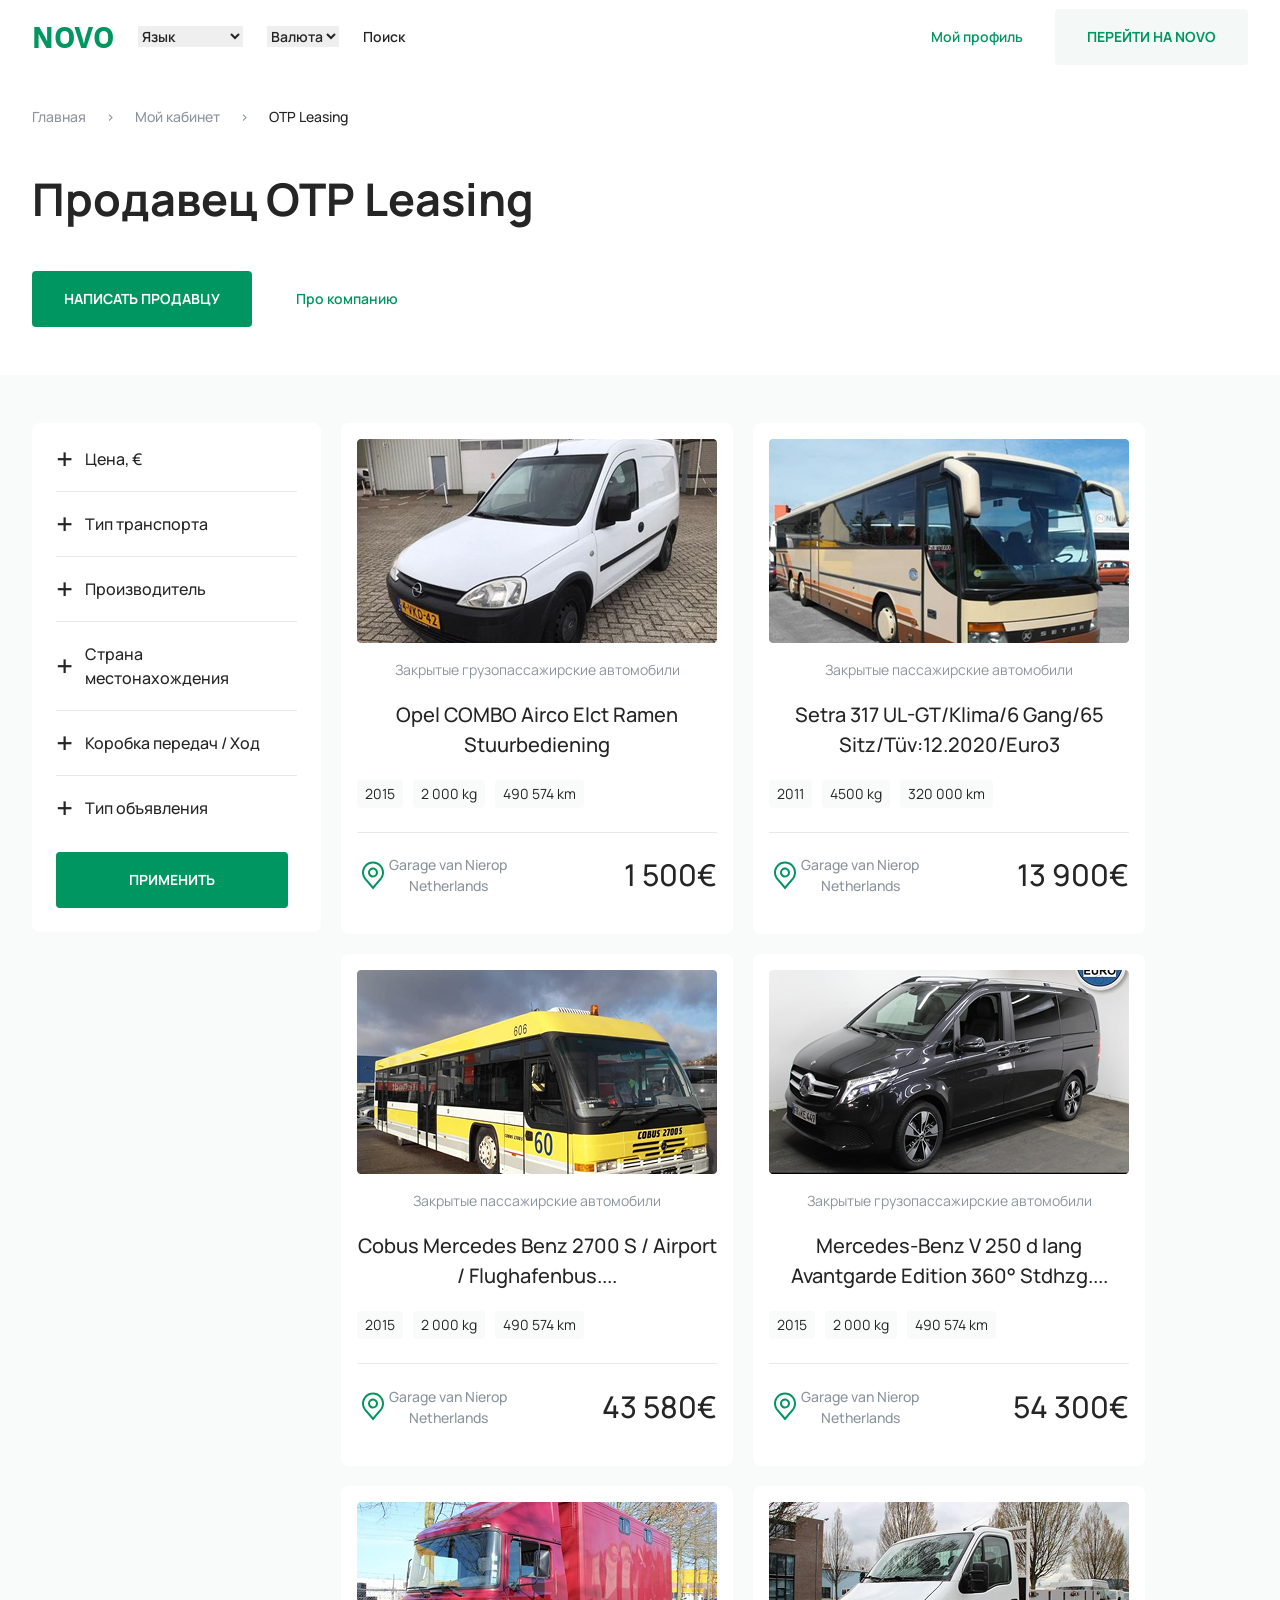
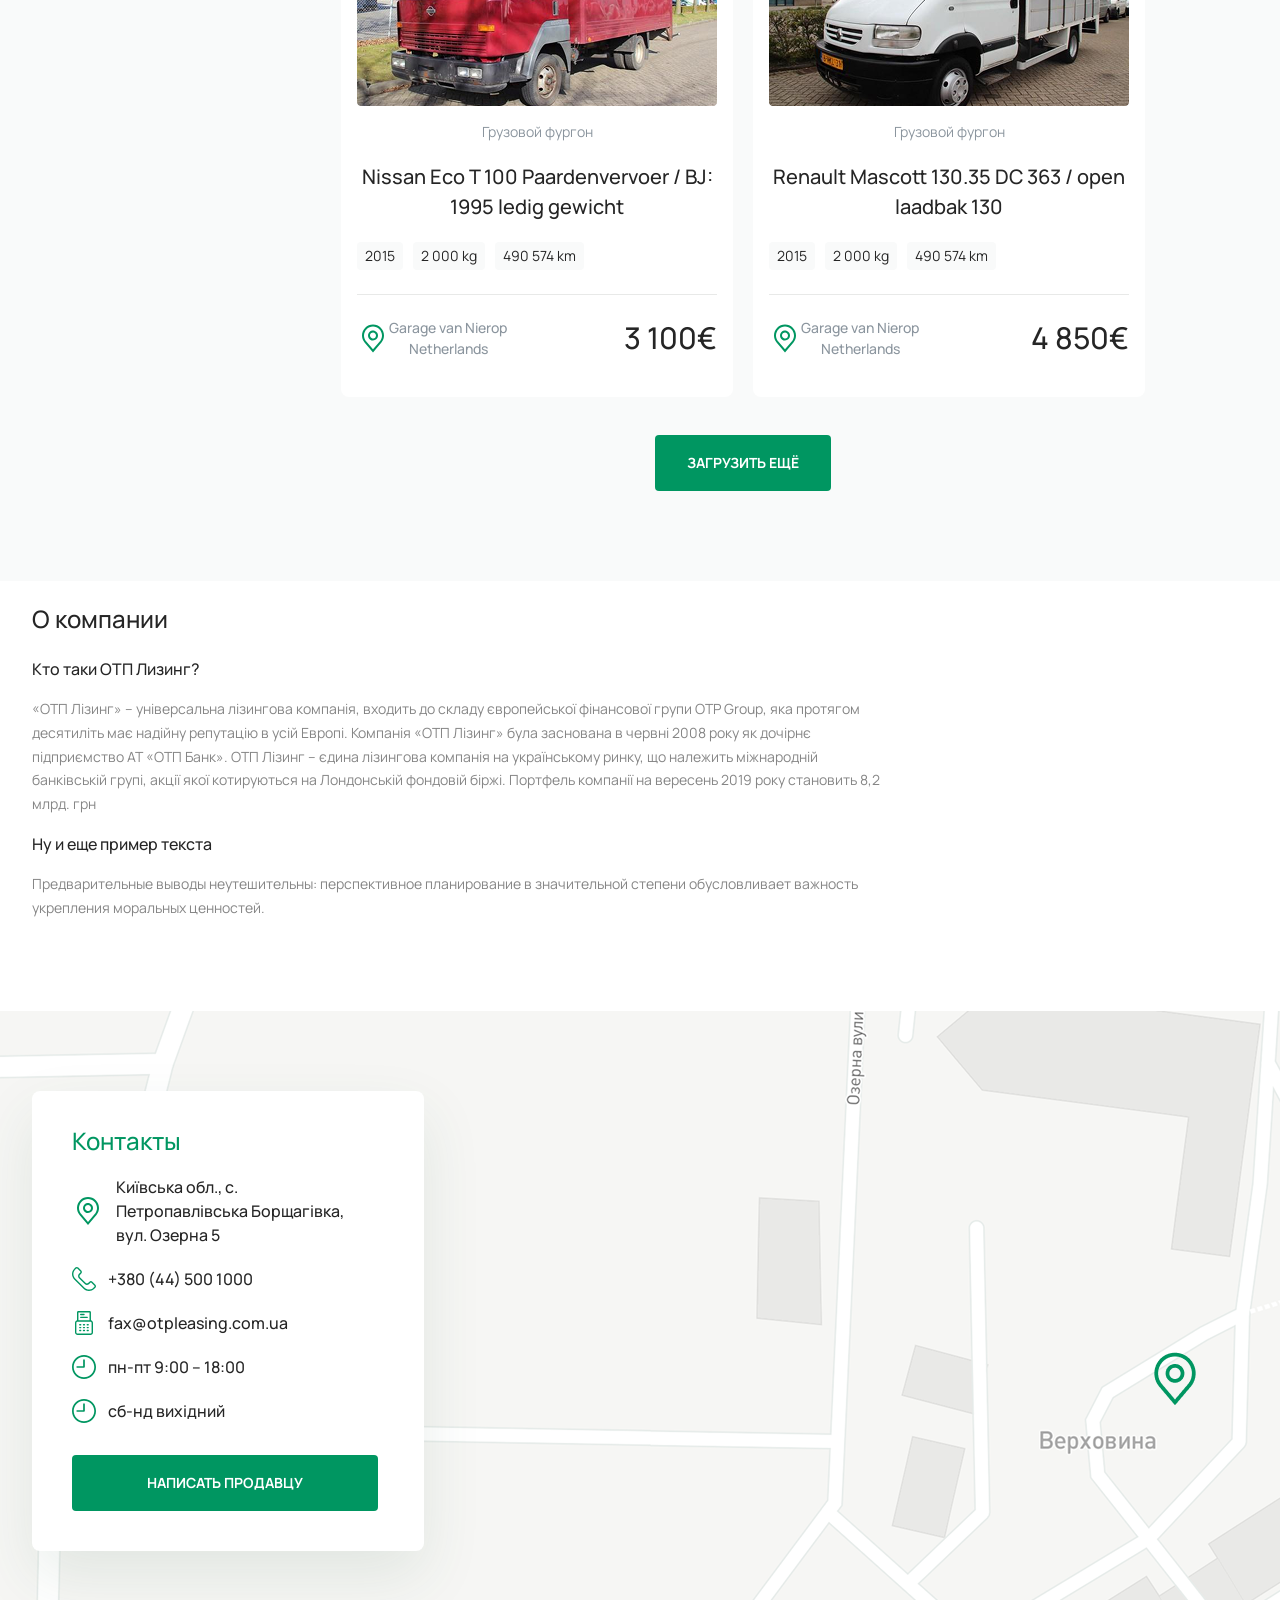
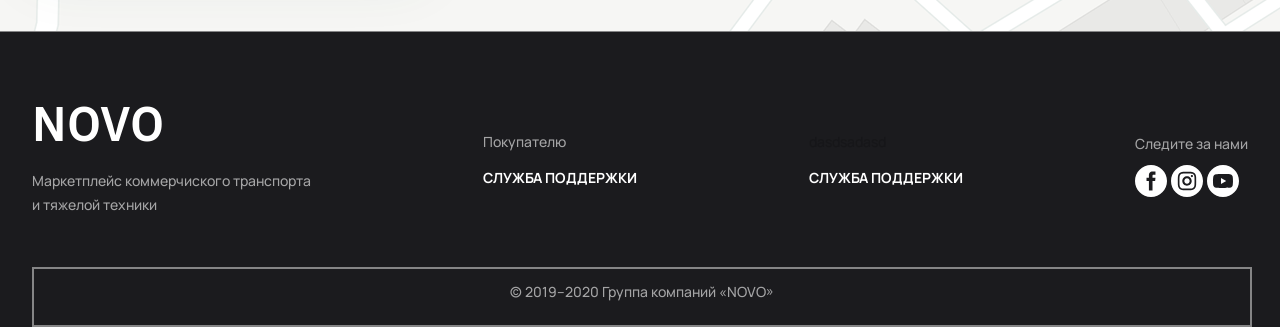
<file: seller-page.html>
<!DOCTYPE html>
<html lang="en">
<head>
    <meta charset="UTF-8">
    <meta name="viewport" content="width=device-width, initial-scale=1.0">
    <link rel="preconnect" href="https://fonts.googleapis.com">
<link rel="preconnect" href="https://fonts.gstatic.com" crossorigin>
<link href="https://fonts.googleapis.com/css2?family=Commissioner:wght@100..900&family=IBM+Plex+Sans:ital,wght@0,100..700;1,100..700&family=Lato:ital,wght@0,100;0,300;0,400;0,700;0,900;1,100;1,300;1,400;1,700;1,900&family=Montserrat:ital,wght@0,100..900;1,100..900&family=Nunito:ital,wght@0,200..1000;1,200..1000&family=Playfair+Display:ital,wght@0,400..900;1,400..900&display=swap" rel="stylesheet">
    <link rel="preconnect" href="https://fonts.googleapis.com">
<link rel="preconnect" href="https://fonts.gstatic.com" crossorigin>
<link href="https://fonts.googleapis.com/css2?family=Manrope:wght@200..800&family=Montserrat:ital,wght@0,100..900;1,100..900&family=Poppins:wght@800&family=Roboto:ital,wght@0,100..900;1,100..900&display=swap" rel="stylesheet">
<link rel="stylesheet" href="/css/seller-page.css">
    <title>Seller-page</title>
</head>
<body>
    <div class="container">
        <header class="header">
            <div class="header-first">
                <h2 class="header-h2">NOVO</h2>
                <select id="language" name="Язык" class="language">
                    <option value="moscow" class="language-txt">Язык</option>
                    <option value="russian">Русский</option>
                    <option value="english">English</option>
                    <option value="ukranian">Український</option>
                </select>
                <select id="language" name="Язык" class="language">
                    <option value="moscow" class="language-txt">Валюта</option>
                    <option value="russian">RUB ₽</option>
                    <option value="english">GBP £</option>
                    <option value="ukranian">ISO ₴</option>
                </select>
                <a class="header-txt" href="#">Поиск</a>
            </div>
            <div class="header-btns">
            <div class="profile-menu">
                <span class="header-btn">Мой профиль</span>
                <div class="menu-content">
                <a href="/favourites.html" class="menu-content-a">Избранное</a>
                <a href="/messages" class="menu-content-a">Сообщения <span class="menu-content-a-green">(4 новых)</span></a>
                <a href="/settings-user.html" class="menu-content-a">Настройки профиля</a>
                </div>
            </div>
            <button class="header-btn-2">
                <a href="/index.html" class="header-btn-2-txt">Перейти на NOVO</a>
            </button>
            </div>
        </header>
        <div class="navigation">
            <a href="#" class="navigation-txt">Главная</a>
            <span class="navigation-txt">></span>
            <a href="#" class="navigation-txt">Мой кабинет</a>
            <span class="navigation-txt">></span>
            <a href="/settings-user.html" class="navigation-txt-2">OTP Leasing</a>
        </div>
        <h2 class="ah-h2">Продавец OTP Leasing</h2>
        <div class="seller-btns">
            <button class="seller-btn">
                <span class="seller-btn-txt">написать продавцу</span>
            </button>
            <button class="seller-btn-2">
                <span class="seller-btn-txt-2">Про компанию</span>
            </button>
        </div>
    </div>
    <section class="main">
        <div class="container">
            <div class="all-content-cards-accordion">
                <div class="accordion-filter-all">
                    <div class="accordion-filter hidden">
                        <span class="accordion-filter-plus">+</span>
                        <span class="accordion-filter-txt">Цена, €</span>
                    </div>
                    <div class="accordion-filter-line"></div>
                    <div class="accordion-filter hidden">
                        <span class="accordion-filter-plus">+</span>
                        <span class="accordion-filter-txt">Тип транспорта</span>
                    </div>
                    <div class="accordion-filter-line"></div>
                    <div class="accordion-filter hidden">
                        <span class="accordion-filter-plus">+</span>
                        <span class="accordion-filter-txt">Производитель</span>
                    </div>
                    <div class="accordion-filter-line"></div>
                    <div class="accordion-filter hidden">
                        <span class="accordion-filter-plus">+</span>
                        <span class="accordion-filter-txt">Страна<br> местонахождения</span>
                    </div>
                    <div class="accordion-filter-line"></div>
                    <div class="accordion-filter hidden">
                        <span class="accordion-filter-plus">+</span>
                        <span class="accordion-filter-txt">Коробка передач / Ход</span>
                    </div>
                    <div class="accordion-filter-line"></div>
                    <div class="accordion-filter hidden">
                        <span class="accordion-filter-plus">+</span>
                        <span class="accordion-filter-txt">Тип объявления</span>
                    </div>
                    <button class="accordion-filter-btn">
                        <span class="accordion-filter-btn-txt">применить</span>
                    </button>
                </div>
                <div class="car-cards-all">
                    <div class="car-cards">
                        <div class="car-card">
                            <img src="/img/car-card-img-1.png" class="car-card-img-1" alt="car-card-img-1">
                            <h2 class="car-card-h2">Закрытые грузопассажирские автомобили</h2>
                            <p class="car-card-p">Opel COMBO Airco Elct Ramen Stuurbediening</p>
                            <div class="car-card-minis-info">
                                <div class="car-card-mini-info">
                                    <h2 class="car-card-mini-info-h2">2015</h2>
                                </div>
                                <div class="car-card-mini-info">
                                    <h2 class="car-card-mini-info-h2">2 000 kg</h2>
                                </div>
                                <div class="car-card-mini-info">
                                    <h2 class="car-card-mini-info-h2">490 574 km</h2>
                                </div>
                            </div>
                            <div class="car-card-line"></div>
                            <div class="location-info">
                                <div class="location-info-mini">
                                    <img src="/img/location-img.svg" class="location-img" alt="location-img">
                                    <h2 class="location-info-txt">Garage van Nierop<br>Netherlands</h2>
                                </div>
                                <h2 class="location-info-txt-2">1 500€</h2>
                            </div>
                        </div>
                        <div class="car-card">
                            <img src="/img/car-card-img-2.png" class="/img/car-card-img-2" alt="/img/car-card-img-2">
                            <h2 class="car-card-h2">Закрытые пассажирские автомобили</h2>
                            <p class="car-card-p">Setra 317 UL-GT/Klima/6 Gang/65 Sitz/Tüv:12.2020/Euro3</з>
                            <div class="car-card-minis-info">
                                <div class="car-card-mini-info">
                                    <h2 class="car-card-mini-info-h2">2011</h2>
                                </div>
                                <div class="car-card-mini-info">
                                    <h2 class="car-card-mini-info-h2">4500 kg</h2>
                                </div>
                                <div class="car-card-mini-info">
                                    <h2 class="car-card-mini-info-h2">320 000 km</h2>
                                </div>
                            </div>
                            <div class="car-card-line"></div>
                            <div class="location-info">
                                <div class="location-info-mini">
                                    <img src="/img/location-img.svg" class="location-img" alt="location-img">
                                    <h2 class="location-info-txt">Garage van Nierop<br>Netherlands</h2>
                                </div>
                                <h2 class="location-info-txt-2">13 900€</h2>
                            </div>
                        </div>
                    </div>
                    <div class="car-cards">
                        <div class="car-card">
                            <img src="/img/car-card-img-3.png" class="/img/car-card-img-1" alt="/img/car-card-img-1">
                            <h2 class="car-card-h2">Закрытые пассажирские автомобили</h2>
                            <p class="car-card-p">Cobus Mercedes Benz 2700 S / Airport / Flughafenbus....</p>
                            <div class="car-card-minis-info">
                                <div class="car-card-mini-info">
                                    <h2 class="car-card-mini-info-h2">2015</h2>
                                </div>
                                <div class="car-card-mini-info">
                                    <h2 class="car-card-mini-info-h2">2 000 kg</h2>
                                </div>
                                <div class="car-card-mini-info">
                                    <h2 class="car-card-mini-info-h2">490 574 km</h2>
                                </div>
                            </div>
                            <div class="car-card-line"></div>
                            <div class="location-info">
                                <div class="location-info-mini">
                                    <img src="/img/location-img.svg" class="location-img" alt="location-img">
                                    <h2 class="location-info-txt">Garage van Nierop<br>Netherlands</h2>
                                </div>
                                <h2 class="location-info-txt-2">43 580€</h2>
                            </div>
                        </div>
                        <div class="car-card">
                            <img src="/img/car-card-img-5.png" class="/img/car-card-img-1" alt="/img/car-card-img-1">
                            <h2 class="car-card-h2">Закрытые грузопассажирские автомобили</h2>
                            <p class="car-card-p">Mercedes-Benz V 250 d lang Avantgarde Edition 360° Stdhzg....</p>
                            <div class="car-card-minis-info">
                                <div class="car-card-mini-info">
                                    <h2 class="car-card-mini-info-h2">2015</h2>
                                </div>
                                <div class="car-card-mini-info">
                                    <h2 class="car-card-mini-info-h2">2 000 kg</h2>
                                </div>
                                <div class="car-card-mini-info">
                                    <h2 class="car-card-mini-info-h2">490 574 km</h2>
                                </div>
                            </div>
                            <div class="car-card-line"></div>
                            <div class="location-info">
                                <div class="location-info-mini">
                                    <img src="/img/location-img.svg" class="location-img" alt="location-img">
                                    <h2 class="location-info-txt">Garage van Nierop<br>Netherlands</h2>
                                </div>
                                <h2 class="location-info-txt-2">54 300€</h2>
                            </div>
                        </div>
                    </div>
                <div class="car-cards">
                    <div class="car-card">
                        <img src="/img/car-card-img-6.png" class="/img/car-card-img-1" alt="/img/car-card-img-1">
                        <h2 class="car-card-h2">Грузовой фургон</h2>
                        <p class="car-card-p">Nissan Eco T 100 Paardenvervoer / BJ: 1995 ledig gewicht</p>
                        <div class="car-card-minis-info">
                            <div class="car-card-mini-info">
                                <h2 class="car-card-mini-info-h2">2015</h2>
                            </div>
                            <div class="car-card-mini-info">
                                <h2 class="car-card-mini-info-h2">2 000 kg</h2>
                            </div>
                            <div class="car-card-mini-info">
                                <h2 class="car-card-mini-info-h2">490 574 km</h2>
                            </div>
                        </div>
                        <div class="car-card-line"></div>
                        <div class="location-info">
                            <div class="location-info-mini">
                                <img src="/img/location-img.svg" class="location-img" alt="location-img">
                                <h2 class="location-info-txt">Garage van Nierop<br>Netherlands</h2>
                            </div>
                            <h2 class="location-info-txt-2">3 100€</h2>
                        </div>
                    </div>
                    <div class="car-card">
                        <img src="/img/car-card-img-7.png" class="/img/car-card-img-1" alt="/img/car-card-img-1">
                        <h2 class="car-card-h2">Грузовой фургон</h2>
                        <p class="car-card-p">Renault Mascott 130.35 DC 363 / open laadbak 130</p>
                        <div class="car-card-minis-info">
                            <div class="car-card-mini-info">
                                <h2 class="car-card-mini-info-h2">2015</h2>
                            </div>
                            <div class="car-card-mini-info">
                                <h2 class="car-card-mini-info-h2">2 000 kg</h2>
                            </div>
                            <div class="car-card-mini-info">
                                <h2 class="car-card-mini-info-h2">490 574 km</h2>
                            </div>
                        </div>
                        <div class="car-card-line"></div>
                        <div class="location-info">
                            <div class="location-info-mini">
                                <img src="/img/location-img.svg" class="location-img" alt="location-img">
                                <h2 class="location-info-txt">Garage van Nierop<br>Netherlands</h2>
                            </div>
                            <h2 class="location-info-txt-2">4 850€</h2>
                        </div>
                    </div>
                </div>
                <button class="car-btn">
                    <span class="car-btn-txt">Загрузить ещё</span>
                </button>
                </div>
            </div>
        </div>
    </section>
    <section class="info">
        <div class="container">
            <h2 class="info-title">О компании</h2>
            <p class="info-p">Кто таки ОТП Лизинг?</p>
            <h2 class="info-h2">«ОТП Лізинг» – універсальна лізингова компанія, входить до складу європейської фінансової групи OTP Group, яка протягом десятиліть має надійну репутацію в усій Европі. Компанія «ОТП Лізинг» була заснована в червні 2008 року як дочірнє підприємство АТ «ОТП Банк». ОТП Лізинг – єдина лізингова компанія на українському ринку, що належить міжнародній банківській групі, акції якої котируються на Лондонській фондовій біржі. Портфель компанії на вересень 2019 року становить 8,2 млрд. грн</h2>
            <p class="info-p">Ну и еще пример текста</p>
            <h2 class="info-h2">Предварительные выводы неутешительны: перспективное планирование в значительной степени обусловливает важность укрепления моральных ценностей.</h2>
        </div>
    </section>
    <section class="contacts">
        <div class="container">
            <div class="contacts-all-content">
            <div class="contacts-block">
                <h2 class="contacts-block-h2">Контакты</h2>
                <div class="contacts-block-minis">
                    <div class="contacts-block-mini">
                        <img src="/img/location-img.svg" class="location-img" alt="location-img">
                        <h2 class="contacts-block-mini-h2">Київська обл., с.<br> Петропавлівська Борщагівка,<br>вул. Озерна 5</h2>
                    </div>
                    <div class="contacts-block-mini">
                        <img src="/img/contacts-block-img-2.svg" class="contacts-block-img-2" alt="contacts-block-img-2">
                        <h2 class="contacts-block-mini-h2">+380 (44) 500 1000</h2>
                    </div>
                    <div class="contacts-block-mini">
                        <img src="/img/contacts-block-img-3.svg" class="contacts-block-img-3" alt="contacts-block-img-3">
                        <h2 class="contacts-block-mini-h2">fax@otpleasing.com.ua</h2>
                    </div>
                    <div class="contacts-block-mini">
                        <img src="/img/contacts-block-img-4.svg" class="contacts-block-img-4" alt="contacts-block-img-4">
                        <h2 class="contacts-block-mini-h2">пн-пт 9:00 – 18:00</h2>
                    </div>
                    <div class="contacts-block-mini">
                        <img src="/img/contacts-block-img-4.svg" class="contacts-block-img-4" alt="contacts-block-img-4">
                        <h2 class="contacts-block-mini-h2">сб-нд вихідний</h2>
                    </div>
                </div>
                <button class="contacts-block-btn">
                    <span class="contacts-block-btn-txt">Написать продавцу</span>
                </button>
            </div>
            </div>
        </div>
    </section>
    <section class="footer">
            <div class="footer-line"></div>
            <div class="container">
                <div class="footer-content">
                    <div class="footer-content-txt">
                        <h2 class="footer-content-h2">NOVO</h2>
                        <p class="footer-content-p">Маркетплейс коммерчиского транспорта<br> и тяжелой техники</p>
                    </div>
                    <div class="footer-content-txt">
                        <h2 class="footer-content-h2-2">Покупателю</h2>
                        <p class="footer-content-p-2">Служба поддержки</p>
                    </div>
                    <div class="footer-content-txt">
                        <h2 class="footer-content-h2-3">dasdsadasd</h2>
                        <p class="footer-content-p-2">Служба поддержки</p>
                    </div>
                    <div class="footer-content-txt">
                        <h2 class="footer-content-h2-2">Следите за нами</h2>
                        <img src="/img/facebook-logo-button.svg" class="facebook-logo-button" alt="facebook-logo-button">
                        <img src="/img/instagram 1.svg" class="instagram 1" alt="instagram 1">
                        <img src="/img/youtube.svg" class="youtube" alt="youtube">
                    </div>
                </div>
                <div class="footer-mini">
                    <h2 class="footer-mini-h2">© 2019–2020 Группа компаний «NOVO»</h2>
                </div>
            </div>
        </section>
</body>
</html>
</file>
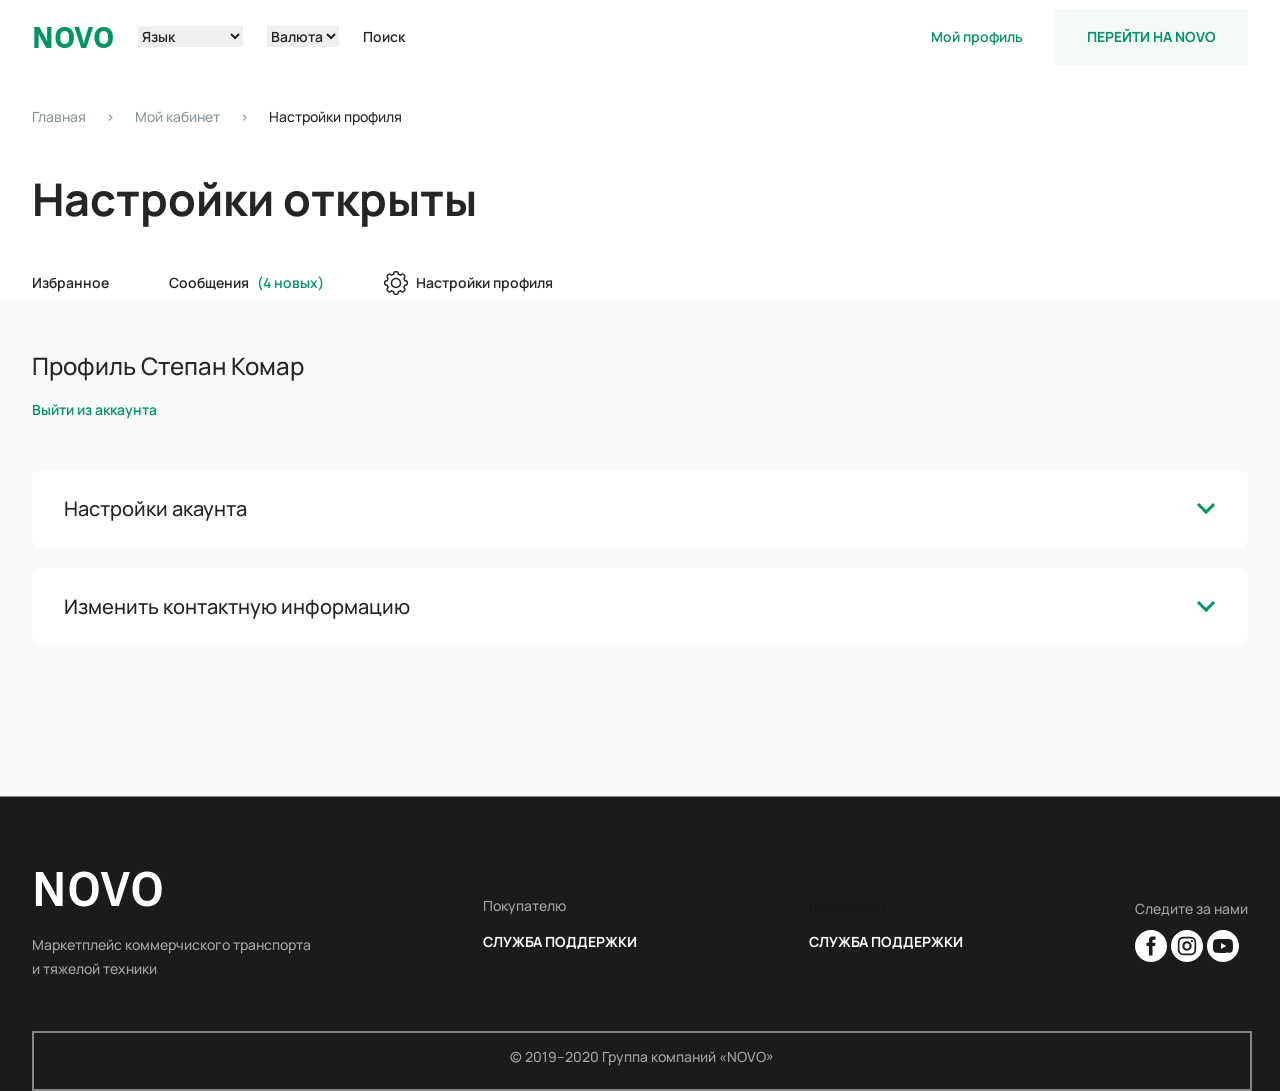
<file: settings-user.html>
<!DOCTYPE html>
<html lang="en">
<head>
    <meta charset="UTF-8">
    <meta name="viewport" content="width=device-width, initial-scale=1.0">
    <link rel="preconnect" href="https://fonts.googleapis.com">
<link rel="preconnect" href="https://fonts.gstatic.com" crossorigin>
<link href="https://fonts.googleapis.com/css2?family=Commissioner:wght@100..900&family=IBM+Plex+Sans:ital,wght@0,100..700;1,100..700&family=Lato:ital,wght@0,100;0,300;0,400;0,700;0,900;1,100;1,300;1,400;1,700;1,900&family=Montserrat:ital,wght@0,100..900;1,100..900&family=Nunito:ital,wght@0,200..1000;1,200..1000&family=Playfair+Display:ital,wght@0,400..900;1,400..900&display=swap" rel="stylesheet">
    <link rel="preconnect" href="https://fonts.googleapis.com">
<link rel="preconnect" href="https://fonts.gstatic.com" crossorigin>
<link href="https://fonts.googleapis.com/css2?family=Manrope:wght@200..800&family=Montserrat:ital,wght@0,100..900;1,100..900&family=Poppins:wght@800&family=Roboto:ital,wght@0,100..900;1,100..900&display=swap" rel="stylesheet">
<link rel="stylesheet" href="/css/settings-user.css">
    <title>Settings User</title>
</head>
<body>
    <div class="container">
        <header class="header">
            <div class="header-first">
                <h2 class="header-h2">NOVO</h2>
                <select id="language" name="Язык" class="language">
                    <option value="moscow" class="language-txt">Язык</option>
                    <option value="russian">Русский</option>
                    <option value="english">English</option>
                    <option value="ukranian">Український</option>
                </select>
                <select id="language" name="Язык" class="language">
                    <option value="moscow" class="language-txt">Валюта</option>
                    <option value="russian">RUB ₽</option>
                    <option value="english">GBP £</option>
                    <option value="ukranian">ISO ₴</option>
                </select>
                <a class="header-txt" href="#">Поиск</a>
            </div>
            <div class="header-btns">
            <div class="profile-menu">
                <span class="header-btn">Мой профиль</span>
                <div class="menu-content">
                <a href="/favourites.html" class="menu-content-a">Избранное</a>
                <a href="/messages" class="menu-content-a">Сообщения <span class="menu-content-a-green">(4 новых)</span></a>
                <a href="/settings-user.html" class="menu-content-a">Настройки профиля</a>
                </div>
            </div>
            <button class="header-btn-2">
                <a href="/index.html" class="header-btn-2-txt">Перейти на NOVO</a>
            </button>
            </div>
        </header>
        <div class="navigation">
            <a href="#" class="navigation-txt">Главная</a>
            <span class="navigation-txt">></span>
            <a href="#" class="navigation-txt">Мой кабинет</a>
            <span class="navigation-txt">></span>
            <a href="/settings-user.html" class="navigation-txt-2">Настройки профиля</a>
        </div>
        <h2 class="ah-h2">Настройки открыты</h2>
        <nav class="nav">
            <div class="nav-block"><a href="/favourites.html" class="nav-txt">Избранное</a></div>
            <div class="nav-block"><a href="#" class="nav-txt">Сообщения</a><span class="nav-txt-2">(4 новых)</span></div>
            <div class="nav-block"><img src="/img/settings-1.svg" class="settings-1" alt="settings-1"><a href="/settings.html" class="nav-txt">Настройки профиля</a></div>
        </nav>
    </div>
    <section class="main">
        <div class="container">
        <h2 class="main-h2">Профиль Степан Комар</h2>
            <p class="main-p">Выйти из аккаунта</p>
            <div class="accordions">
                <div class="accordion item-1">
                    <div class="accordion-content">
                        <p class="accordion-txt">Настройки акаунта</p>
                        <img src="/img/accordion-img.svg" class="accordion-img" alt="accordion-img">
                    </div>
                    <div class="accordion-toogle hidden">
                        <div class="accordion-content-line"></div>
                            <div class="accordion-toogle-content">
                                 <h2 class="accordion-toogle-h2">Ваш E-mail адрес:</h2>
                                 <p class="accordion-toogle-p">email@gmail.com</p>
                                 <div class="accordion-toogle-inputs">
                                    <div class="accordion-toogle-input">
                                        <span class="accordion-toogle-input-span">Изменить E-mail адрес</span>
                                        <h2 class="accordion-toogle-input-h2">Введите новый E-mail адрес</h2>
                                        <input type="email" class="accordion-toogle-input-class" placeholder="google@gmail.com">
                                        <div class="accordion-toogle-input-btn-all">
                                            <button class="accordion-toogle-input-btn">
                                                <span class="accordion-toogle-input-btn-txt">Сохранить</span>
                                            </button>
                                        </div>
                                    </div>
                                    <div class="accordion-toogle-input">
                                        <span class="accordion-toogle-input-span">Изменить пароль</span>
                                        <h2 class="accordion-toogle-input-h2">Введите новый пароль</h2>
                                        <input type="email" class="accordion-toogle-input-class">
                                        <div class="accordion-toogle-input-btn-all">
                                            <button class="accordion-toogle-input-btn">
                                                <span class="accordion-toogle-input-btn-txt">Сохранить</span>
                                            </button>
                                            <h2 class="accordion-toogle-input-txt">Забыли пароль?</h2>
                                        </div>
                                    </div>
                                 </div>
                            </div>
                    </div>
                </div>
                <div class="accordion item-2">
                    <div class="accordion-content">
                        <p class="accordion-txt">Изменить контактную информацию</p>
                        <img src="/img/accordion-img.svg" class="accordion-img" alt="accordion-img">
                    </div>
                    <div class="accordion-toogle hidden">
                        <div class="accordion-content-line"></div>
                            <div class="accordion-toogle-content">
                                 <h2 class="accordion-2-toogle-h2">Тут вы можете поменять информацию про компанию,<br> которую видят ваши клиенты </h2>
                                 <div class="accordion-toogle-inputs-2">
                                    <div class="accordion-toogle-input">
                                        <h2 class="accordion-toogle-input-h2">Имя</h2>
                                        <input type="text" class="accordion-toogle-input-class" placeholder="Тарас">
                                    </div>
                                    <div class="accordion-toogle-input">
                                        <h2 class="accordion-toogle-input-h2">Фамилия</h2>
                                        <input type="text" class="accordion-toogle-input-class" placeholder="">
                                    </div>
                                 </div>
                                 <div class="accordion-toogle-input-btn-all">
                                        <button class="accordion-toogle-input-btn">
                                            <span class="accordion-toogle-input-btn-txt">Сохранить изменения</span>
                                        </button>
                                    </div>
                            </div>
                    </div>
                </div>
            </div>
            </div>
    </section>
    <section class="footer">
        <div class="footer-line"></div>
        <div class="container">
            <div class="footer-content">
                <div class="footer-content-txt">
                    <h2 class="footer-content-h2">NOVO</h2>
                    <p class="footer-content-p">Маркетплейс коммерчиского транспорта<br> и тяжелой техники</p>
                </div>
                <div class="footer-content-txt">
                    <h2 class="footer-content-h2-2">Покупателю</h2>
                    <p class="footer-content-p-2">Служба поддержки</p>
                </div>
                <div class="footer-content-txt">
                    <h2 class="footer-content-h2-3">dasdsadasd</h2>
                    <p class="footer-content-p-2">Служба поддержки</p>
                </div>
                <div class="footer-content-txt">
                    <h2 class="footer-content-h2-2">Следите за нами</h2>
                    <img src="/img/facebook-logo-button.svg" class="facebook-logo-button" alt="facebook-logo-button">
                    <img src="/img/instagram 1.svg" class="instagram 1" alt="instagram 1">
                    <img src="/img/youtube.svg" class="youtube" alt="youtube">
                </div>
            </div>
            <div class="footer-mini">
                <h2 class="footer-mini-h2">© 2019–2020 Группа компаний «NOVO»</h2>
            </div>
        </div>
    </section>
    <script src="/js/settings-user.js"></script>
</body>
</html>
</file>
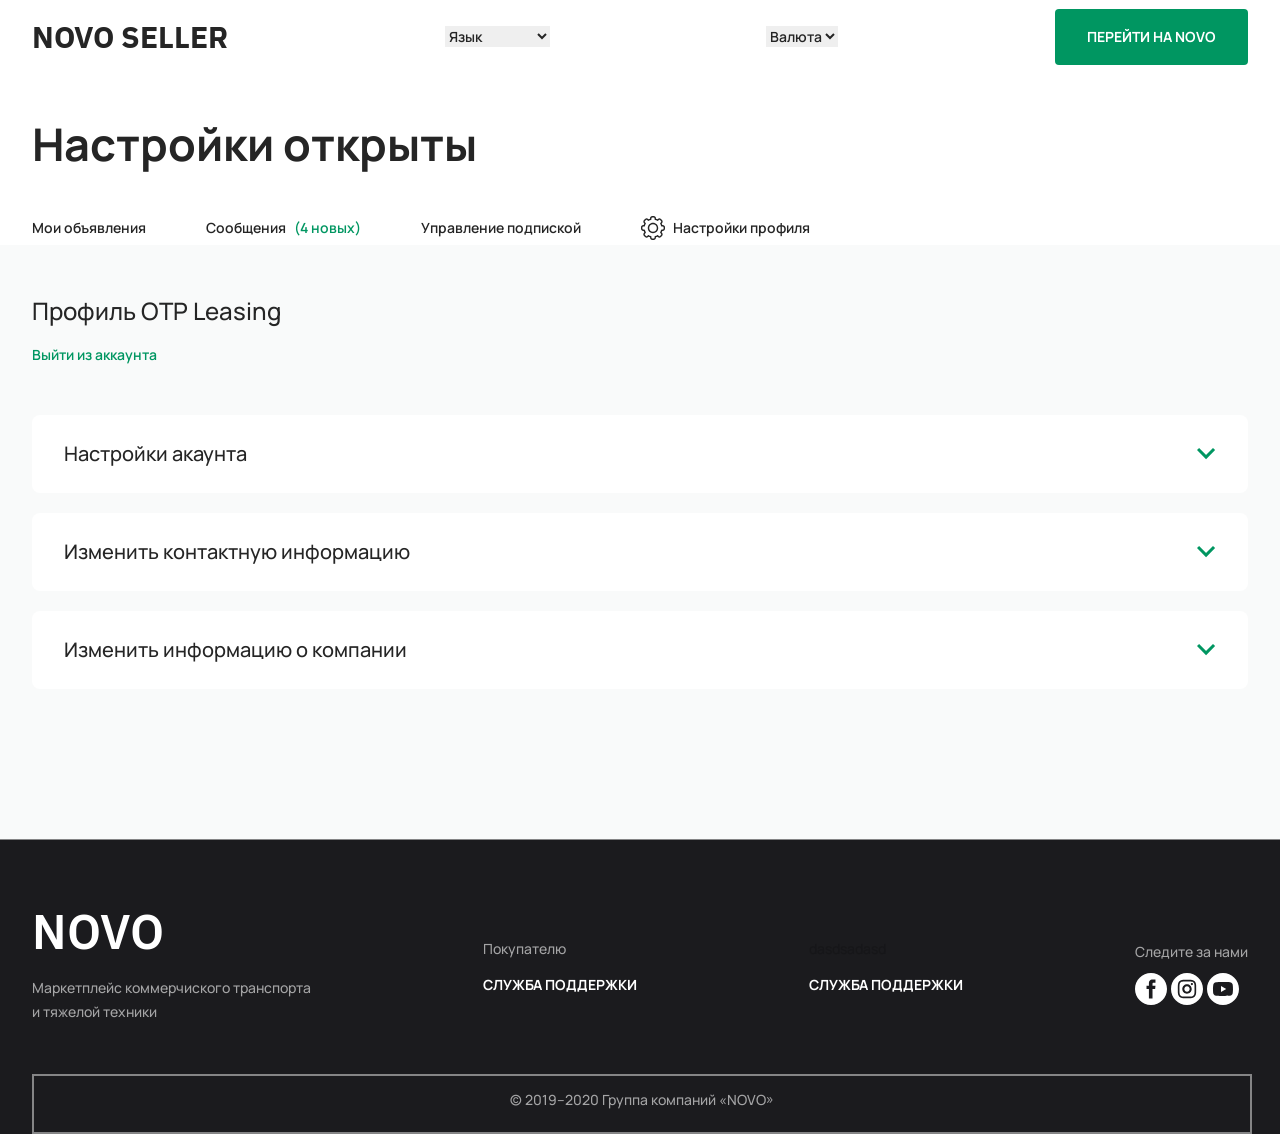
<file: settings.html>
<!DOCTYPE html>
<html lang="en">
<head>
    <meta charset="UTF-8">
    <meta name="viewport" content="width=device-width, initial-scale=1.0">
    <link rel="preconnect" href="https://fonts.googleapis.com">
<link rel="preconnect" href="https://fonts.gstatic.com" crossorigin>
<link href="https://fonts.googleapis.com/css2?family=Commissioner:wght@100..900&family=IBM+Plex+Sans:ital,wght@0,100..700;1,100..700&family=Lato:ital,wght@0,100;0,300;0,400;0,700;0,900;1,100;1,300;1,400;1,700;1,900&family=Montserrat:ital,wght@0,100..900;1,100..900&family=Nunito:ital,wght@0,200..1000;1,200..1000&family=Playfair+Display:ital,wght@0,400..900;1,400..900&display=swap" rel="stylesheet">
    <link rel="preconnect" href="https://fonts.googleapis.com">
<link rel="preconnect" href="https://fonts.gstatic.com" crossorigin>
<link href="https://fonts.googleapis.com/css2?family=Manrope:wght@200..800&family=Montserrat:ital,wght@0,100..900;1,100..900&family=Poppins:wght@800&family=Roboto:ital,wght@0,100..900;1,100..900&display=swap" rel="stylesheet">
<link rel="stylesheet" href="/css/settings.css">
    <title>Settings</title>
</head>
<body>
    <div class="container">
        <header class="header">
            <h2 class="header-h2">NOVO SELLER</h2>
            <select id="language" name="Язык" class="language">
                <option value="moscow" class="language-txt">Язык</option>
                <option value="russian">Русский</option>
                <option value="english">English</option>
                <option value="ukranian">Український</option>
            </select>
            <select id="language" name="Язык" class="language">
                <option value="moscow" class="language-txt">Валюта</option>
                <option value="russian">RUB ₽</option>
                <option value="english">GBP £</option>
                <option value="ukranian">ISO ₴</option>
            </select>
            <button class="header-btn">
                <span class="header-btn-txt">Перейти на NOVO</span>
            </button>
        </header>
        <h2 class="ah-h2">Настройки открыты</h2>
        <nav class="nav">
            <div class="nav-block"><a href="/myprof.html" class="nav-txt">Мои объявления</a></div>
            <div class="nav-block"><a href="#" class="nav-txt">Сообщения</a><span class="nav-txt-2">(4 новых)</span></div>
            <div class="nav-block"><a href="/subscription.html" class="nav-txt">Управление подпиской</a></div>
            <div class="nav-block"><img src="/img/settings-1.svg" class="settings-1" alt="settings-1"><a href="/settings.html" class="nav-txt">Настройки профиля</a></div>
        </nav>
    </div>
        <div class="modal-card-overlay hidden">
            <div class="modal-card">
                <img src="/img/success-1.svg" class="success-1" alt="success-1">
                <h2 class="modal-card-h2">Подтвердите смену пароля</h2>
                <p class="modal-card-p">На ваш новый E-mail адрес была отправлена<br>
                    ссылка для подтверждения смены пароля</p>
                <button class="btn-back">
                    <span class="btn-back-txt">Назад к настройкам</span>
                </button>
            </div>
        </div>
        <div class="modal-card-overlay-2 hidden">
            <div class="modal-card">
                <img src="/img/success-1.svg" class="success-1" alt="success-1">
                <h2 class="modal-card-h2">Подтвердите ваш новый E-mail адрес</h2>
                <p class="modal-card-p">На ваш новый E-mail адрес была отправлена<br>
                    ссылка для подтверждения смены почты</p>
                <button class="btn-back" id="btn-close">
                    <span class="btn-back-txt">Назад к настройкам</span>
                </button>
            </div>
        </div>
    <section class="main">
        <div class="container">
            <h2 class="main-h2">Профиль OTP Leasing</h2>
            <p class="main-p">Выйти из аккаунта</p>
            <div class="accordions">
                <div class="accordion item-1">
                    <div class="accordion-content">
                        <p class="accordion-txt">Настройки акаунта</p>
                        <img src="/img/accordion-img.svg" class="accordion-img" alt="accordion-img">
                    </div>
                    <div class="accordion-toogle hidden">
                        <div class="accordion-content-line"></div>
                            <div class="accordion-toogle-content">
                                 <h2 class="accordion-toogle-h2">Ваш E-mail адрес:</h2>
                                 <p class="accordion-toogle-p">email@gmail.com</p>
                                 <div class="accordion-toogle-inputs">
                                    <div class="accordion-toogle-input">
                                        <span class="accordion-toogle-input-span">Изменить E-mail адрес</span>
                                        <h2 class="accordion-toogle-input-h2">Введите новый E-mail адрес</h2>
                                        <input type="email" class="accordion-toogle-input-class" placeholder="google@gmail.com">
                                        <div class="accordion-toogle-input-btn-all">
                                            <button class="accordion-toogle-input-btn">
                                                <span class="accordion-toogle-input-btn-txt">Сохранить</span>
                                            </button>
                                        </div>
                                    </div>
                                    <div class="accordion-toogle-input">
                                        <span class="accordion-toogle-input-span">Изменить пароль</span>
                                        <h2 class="accordion-toogle-input-h2">Введите новый пароль</h2>
                                        <input type="email" class="accordion-toogle-input-class">
                                        <div class="accordion-toogle-input-btn-all">
                                            <button class="accordion-toogle-input-btn">
                                                <span class="accordion-toogle-input-btn-txt">Сохранить</span>
                                            </button>
                                            <h2 class="accordion-toogle-input-txt">Забыли пароль?</h2>
                                        </div>
                                    </div>
                                 </div>
                            </div>
                    </div>
                </div>
                <div class="accordion item-2">
                    <div class="accordion-content">
                        <p class="accordion-txt">Изменить контактную информацию</p>
                        <img src="/img/accordion-img.svg" class="accordion-img" alt="accordion-img">
                    </div>
                    <div class="accordion-toogle hidden">
                        <div class="accordion-content-line"></div>
                            <div class="accordion-toogle-content">
                                 <h2 class="accordion-2-toogle-h2">Тут вы можете поменять информацию про компанию,<br> которую видят ваши клиенты </h2>
                                 <div class="accordion-toogle-inputs-2">
                                    <div class="accordion-toogle-input">
                                        <h2 class="accordion-toogle-input-h2">Название компании</h2>
                                        <input type="text" class="accordion-toogle-input-class" placeholder="Тарас">
                                    </div>
                                    <div class="accordion-toogle-input">
                                        <h2 class="accordion-toogle-input-h2">Страна</h2>
                                        <input type="text" class="accordion-toogle-input-class" placeholder="">
                                    </div>
                                 </div>
                                 <div class="accordion-toogle-inputs-2">
                                    <div class="accordion-toogle-input">
                                        <h2 class="accordion-toogle-input-h2">Город</h2>
                                        <input type="text" class="accordion-toogle-input-class" placeholder="">
                                    </div>
                                    <div class="accordion-toogle-input">
                                        <h2 class="accordion-toogle-input-h2">Адрес</h2>
                                        <input type="text" class="accordion-toogle-input-class" placeholder="">
                                    </div>
                                 </div>
                                 <div class="accordion-toogle-inputs-2">
                                    <div class="accordion-toogle-input">
                                        <h2 class="accordion-toogle-input-h2">Почтовій индекс</h2>
                                        <input type="email" class="accordion-toogle-input-class" placeholder="">
                                    </div>
                                    <div class="accordion-toogle-input">
                                        <h2 class="accordion-toogle-input-h2">Мобыльный телефон</h2>
                                        <input type="tel" class="accordion-toogle-input-class" placeholder="">
                                    </div>
                                 </div>
                                 <div class="accordion-toogle-inputs-2">
                                    <div class="accordion-toogle-input">
                                        <h2 class="accordion-toogle-input-h2">Веб-Сайт</h2>
                                        <input type="url" class="accordion-toogle-input-class" placeholder="">
                                    </div>
                                    <div class="accordion-toogle-input">
                                        <h2 class="accordion-toogle-input-h2">Время работы</h2>
                                        <input type="time" class="accordion-toogle-input-class" placeholder="">
                                    </div>
                                 </div>
                                 <h2 class="accordion-toogle-input-span">Контактное лицо</h2>
                                 <div class="accordion-toogle-inputs-2">
                                    <div class="accordion-toogle-input">
                                        <h2 class="accordion-toogle-input-h2">Веб-Сайт</h2>
                                        <input type="text" class="accordion-toogle-input-class" placeholder="">
                                    </div>
                                    <div class="accordion-toogle-input">
                                        <h2 class="accordion-toogle-input-h2">Время работы</h2>
                                        <input type="tel" class="accordion-toogle-input-class" placeholder="">
                                    </div>
                                 </div>
                                 <div class="accordion-toogle-input-btn-all">
                                        <button class="accordion-toogle-input-btn">
                                            <span class="accordion-toogle-input-btn-txt">Сохранить изменения</span>
                                        </button>
                                    </div>
                            </div>
                    </div>
                </div>
                <div class="accordion item-3">
                    <div class="accordion-content">
                        <p class="accordion-txt">Изменить информацию о компании</p>
                        <img src="/img/accordion-img.svg" class="accordion-img" alt="accordion-img">
                    </div>
                <div class="accordion-toogle hidden">
                    <div class="accordion-content-line"></div>
                        <div class="accordion-toogle-content">
                    <h2 class="accordion-2-toogle-h2">Опишите вашу компанию. Эта информация<br> будет показана на странице продавца</h2>
                <div class="editor-wrapper">
                <div class="toolbar">
                    <button class="btn-bold" onmousedown="event.preventDefault()" onclick="execAction('bold')">B</button>
                    <button class="btn-italic" onmousedown="event.preventDefault()" onclick="execAction('italic')">I</button>
                    <button class="btn-underline" onmousedown="event.preventDefault()" onclick="execAction('underline')">U</button>
                    <button class="btn-color" onmousedown="event.preventDefault()" onclick="execAction('foreColor', '#007bff')">A</button>
                    <button class="btn-h1" onmousedown="event.preventDefault()" onclick="execAction('formatBlock', 'H1')">H1</button>
                    <button onmousedown="event.preventDefault()" onclick="execAction('insertUnorderedList')">≡</button>
                </div>
                <div id="editor" class="editor-field" contenteditable="true"></div>
                </div>
                <div class="footer-wrapper">
                    <button class="save-btn" onclick="saveData()">Сохранить изменения</button>
                </div>
                </div>
                </div>
                </div>
            </div>
        </div>
    </section>
    <section class="footer">
        <div class="footer-line"></div>
        <div class="container">
            <div class="footer-content">
                <div class="footer-content-txt">
                    <h2 class="footer-content-h2">NOVO</h2>
                    <p class="footer-content-p">Маркетплейс коммерчиского транспорта<br> и тяжелой техники</p>
                </div>
                <div class="footer-content-txt">
                    <h2 class="footer-content-h2-2">Покупателю</h2>
                    <p class="footer-content-p-2">Служба поддержки</p>
                </div>
                <div class="footer-content-txt">
                    <h2 class="footer-content-h2-3">dasdsadasd</h2>
                    <p class="footer-content-p-2">Служба поддержки</p>
                </div>
                <div class="footer-content-txt">
                    <h2 class="footer-content-h2-2">Следите за нами</h2>
                    <img src="/img/facebook-logo-button.svg" class="facebook-logo-button" alt="facebook-logo-button">
                    <img src="/img/instagram 1.svg" class="instagram 1" alt="instagram 1">
                    <img src="/img/youtube.svg" class="youtube" alt="youtube">
                </div>
            </div>
            <div class="footer-mini">
                <h2 class="footer-mini-h2">© 2019–2020 Группа компаний «NOVO»</h2>
            </div>
        </div>
    </section>
    <script src="/js/settings.js"></script>
</body>
</html>
</file>
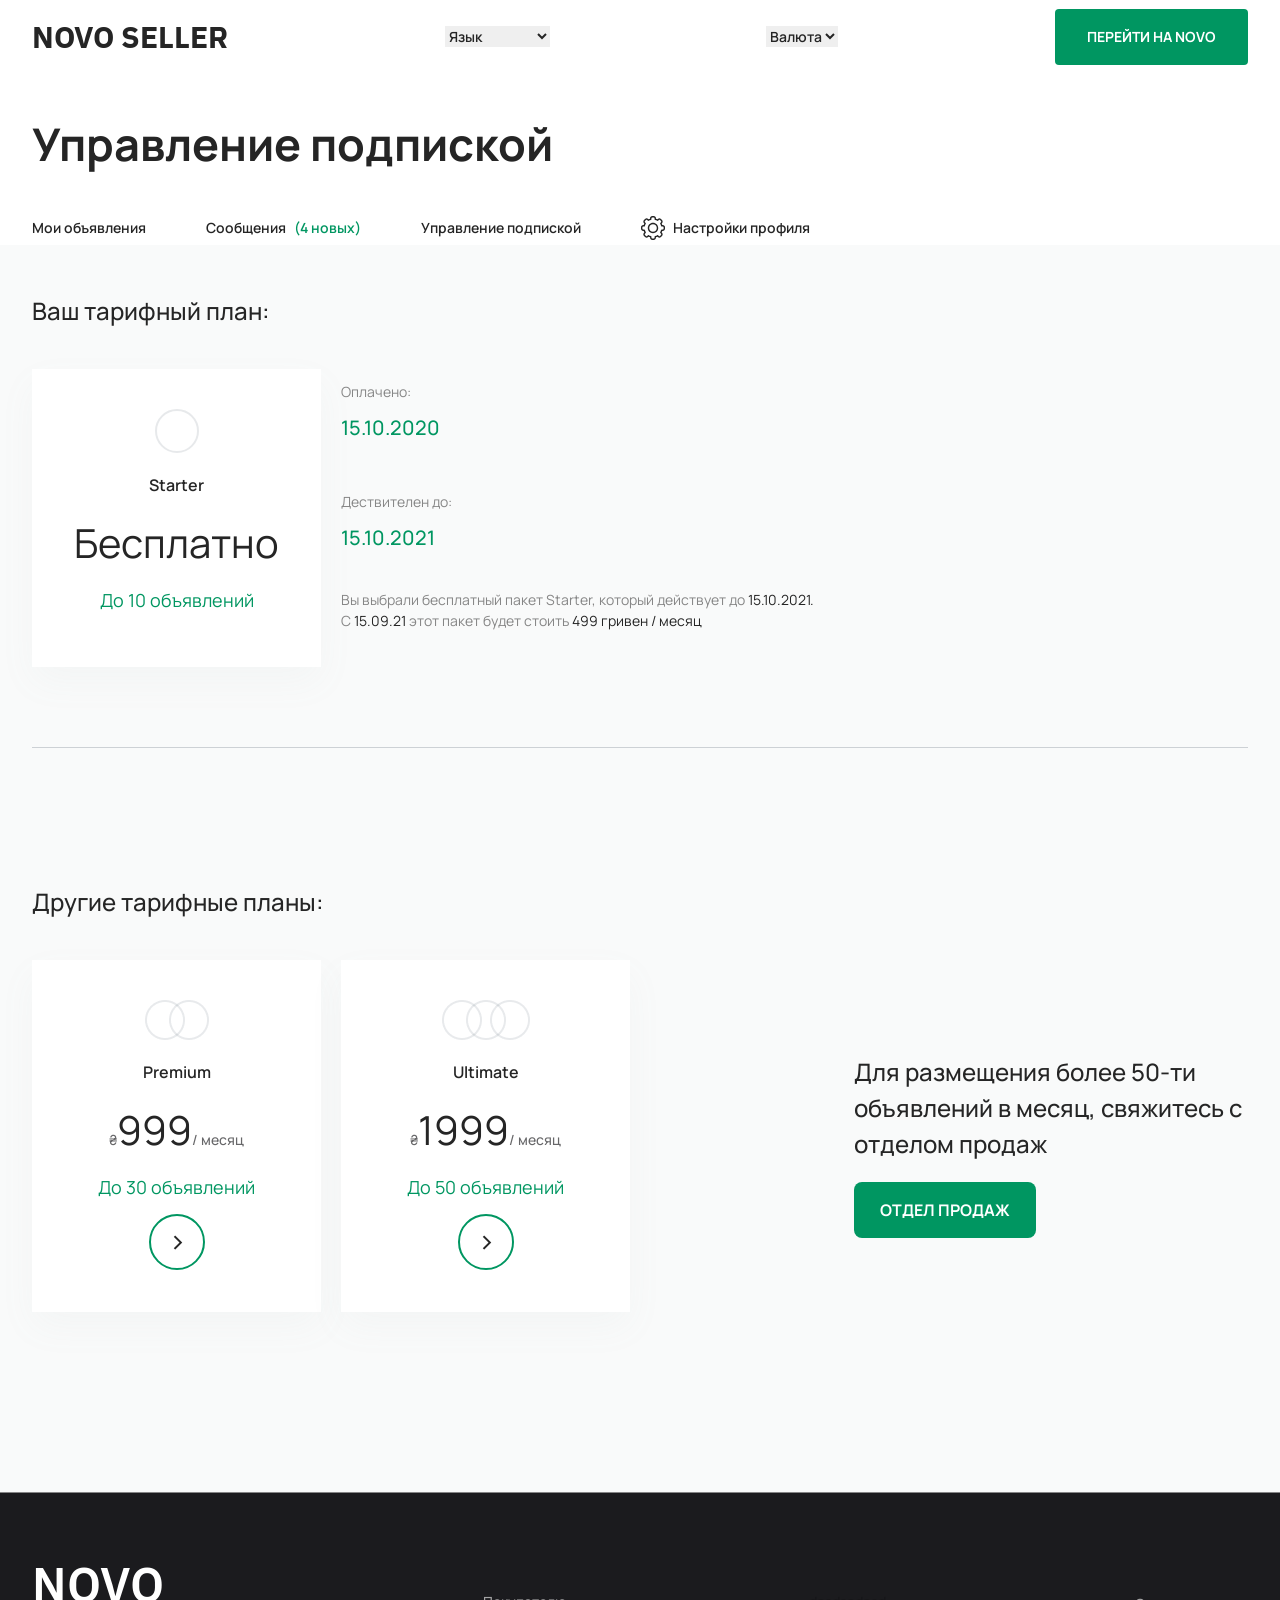
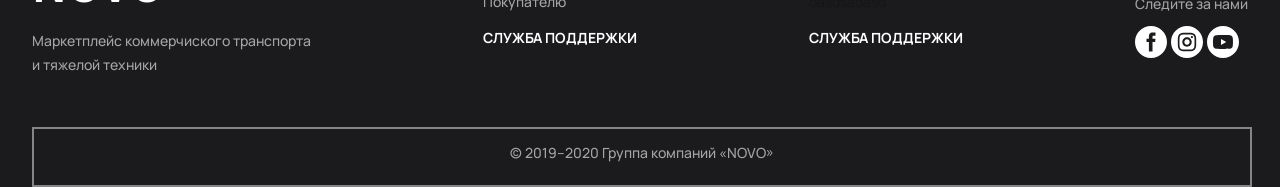
<file: subscription.html>
<!DOCTYPE html>
<html lang="en">
<head>
    <meta charset="UTF-8">
    <meta name="viewport" content="width=device-width, initial-scale=1.0">
    <link rel="preconnect" href="https://fonts.googleapis.com">
<link rel="preconnect" href="https://fonts.gstatic.com" crossorigin>
<link href="https://fonts.googleapis.com/css2?family=Commissioner:wght@100..900&family=IBM+Plex+Sans:ital,wght@0,100..700;1,100..700&family=Lato:ital,wght@0,100;0,300;0,400;0,700;0,900;1,100;1,300;1,400;1,700;1,900&family=Montserrat:ital,wght@0,100..900;1,100..900&family=Nunito:ital,wght@0,200..1000;1,200..1000&family=Playfair+Display:ital,wght@0,400..900;1,400..900&display=swap" rel="stylesheet">
    <link rel="preconnect" href="https://fonts.googleapis.com">
<link rel="preconnect" href="https://fonts.gstatic.com" crossorigin>
<link href="https://fonts.googleapis.com/css2?family=Manrope:wght@200..800&family=Montserrat:ital,wght@0,100..900;1,100..900&family=Poppins:wght@800&family=Roboto:ital,wght@0,100..900;1,100..900&display=swap" rel="stylesheet">
<link rel="stylesheet" href="/css/subsctiption.css">
    <title>Subscription</title>
</head>
<body>
    <div class="container">
        <header class="header">
            <h2 class="header-h2">NOVO SELLER</h2>
            <select id="language" name="Язык" class="language">
                <option value="moscow" class="language-txt">Язык</option>
                <option value="russian">Русский</option>
                <option value="english">English</option>
                <option value="ukranian">Український</option>
            </select>
            <select id="language" name="Язык" class="language">
                <option value="moscow" class="language-txt">Валюта</option>
                <option value="russian">RUB ₽</option>
                <option value="english">GBP £</option>
                <option value="ukranian">ISO ₴</option>
            </select>
            <button class="header-btn">
                <span class="header-btn-txt">Перейти на NOVO</span>
            </button>
        </header>
        <h2 class="ah-h2">Управление подпиской</h2>
        <nav class="nav">
            <div class="nav-block"><a href="/ad.html" class="nav-txt">Мои объявления</a></div>
            <div class="nav-block"><a href="#" class="nav-txt">Сообщения</a><span class="nav-txt-2">(4 новых)</span></div>
            <div class="nav-block"><a href="/subscription.html" class="nav-txt">Управление подпиской</a></div>
            <div class="nav-block"><img src="/img/settings-1.svg" class="settings-1" alt="settings-1"><a href="/settings.html" class="nav-txt">Настройки профиля</a></div>
        </nav>
    </div>
    <div class="main">
        <div class="container">
            <h2 class="main-h2">Ваш тарифный план:</h2>
            <div class="costs-card-all">
                <div class="costs-card">
                        <div class="costs-card-content">
                            <img src="/img/circles-1.png" class="circles-1" alt="">
                            <p class="costs-card-p">Starter</p>
                            <span class="costs-card-span">Бесплатно</span>
                            <h2 class="costs-card-h2">До 10 объявлений</h2>
                        </div>
                    </div>
                <div class="costs-card-txts-all">
                    <div class="costs-card-txts">
                        <h2 class="costs-card-txts-h2">Оплачено:</h2>
                        <p class="costs-card-txts-p">15.10.2020</p>
                    </div>
                    <div class="costs-card-txts">
                        <h2 class="costs-card-txts-h2">Дествителен до:</h2>
                        <p class="costs-card-txts-p">15.10.2021</p>
                    </div>
                    <div class="costs-card-txts">
                        <span class="costs-card-txts-span">Вы выбрали бесплатный пакет Starter, который действует до </span><span class="costs-card-txts-span-2"> 15.10.2021.</span><br><span class="costs-card-txts-span"> C</span><span class="costs-card-txts-span-2"> 15.09.21</span><span class="costs-card-txts-span"> этот пакет будет стоить</span><span class="costs-card-txts-span-2"> 499 гривен / месяц</span>
                    </div>
                </div>
            </div>
            <div class="costs-card-line"></div>
            <h2 class="main-h2">Другие тарифные планы:</h2>
            <div class="costs-card-all-2">
                <div class="costs-cards">
                <div class="costs-card">
                    <div class="costs-card-content">
                        <img src="/img/circles-02-2.png">
                        <p class="costs-card-p">Premium</p>
                        <span class="costs-card-span-2">₴</span><span class="costs-card-span">999</span><span class="costs-card-span-2">/ месяц</span>
                        <h2 class="costs-card-h2">До 30 объявлений</h2>
                        <button class="costs-btn">
                            <span class="costs-btn-txt">></span>
                        </button>
                    </div>
                </div>
                <div class="costs-card">
                    <div class="costs-card-content">
                        <img src="/img/circles-03-2.png" class="">
                        <p class="costs-card-p">Ultimate</p>
                        <span class="costs-card-span-2">₴</span><span class="costs-card-span">1999</span><span class="costs-card-span-2">/ месяц</span>
                        <h2 class="costs-card-h2">До 50 объявлений</h2>
                        <button class="costs-btn">
                            <span class="costs-btn-txt">></span>
                        </button>
                    </div>
                </div>
                </div>
                <div class="costs-card-info">
                    <h2 class="costs-card-info-h2">Для размещения более 50-ти объявлений в месяц, свяжитесь с отделом продаж</h2>
                    <button class="costs-card-info-btn">
                        <span class="costs-card-info-btn-txt">отдел продаж</span>
                    </button>

                </div>
            </div>

        </div>
    </div>
    <section class="footer">
        <div class="footer-line"></div>
        <div class="container">
            <div class="footer-content">
                <div class="footer-content-txt">
                    <h2 class="footer-content-h2">NOVO</h2>
                    <p class="footer-content-p">Маркетплейс коммерчиского транспорта<br> и тяжелой техники</p>
                </div>
                <div class="footer-content-txt">
                    <h2 class="footer-content-h2-2">Покупателю</h2>
                    <p class="footer-content-p-2">Служба поддержки</p>
                </div>
                <div class="footer-content-txt">
                    <h2 class="footer-content-h2-3">dasdsadasd</h2>
                    <p class="footer-content-p-2">Служба поддержки</p>
                </div>
                <div class="footer-content-txt">
                    <h2 class="footer-content-h2-2">Следите за нами</h2>
                    <img src="/img/facebook-logo-button.svg" class="facebook-logo-button" alt="facebook-logo-button">
                    <img src="/img/instagram 1.svg" class="instagram 1" alt="instagram 1">
                    <img src="/img/youtube.svg" class="youtube" alt="youtube">
                </div>
            </div>
            <div class="footer-mini">
                <h2 class="footer-mini-h2">© 2019–2020 Группа компаний «NOVO»</h2>
            </div>
        </div>
    </section>
</body>
</html>
</file>
<file: css/style.css>
html {
    scroll-behavior: smooth;
}

body {
    width: 100%;
    box-sizing: border-box;
    padding: 0;
    margin: 0;
    font-family: "Manrope", sans-serif;
}

.ogranichitel {
    width: 100%;
    max-width: 1216px;
    margin: 0 auto;
}

.cherniy-verh {
    background: #141416;
}

.shapka {
    display: flex;
    justify-content: space-between;
    align-items: center;
    height: 88px;
}

.menu {
    display: flex;
    gap: 60px;
}

.link-menu {
    font-weight: 600;
    font-size: 14px;
    color: #858586;
    text-decoration: none;
}

.vhod-btn {
    width: 116px;
    height: 56px;
    border-radius: 8px;
    background-color: #1B1B1E;
    border: 0;
    cursor: pointer;
}

.vhod-btn a {
    color: #FFFFFF;
    text-decoration: none;
    font-weight: 700;
    text-transform: uppercase;
}

.perviy-ekran {
    background: url(../img/backround-tractor.jpg);
    width: 100%;
    background-size: cover;
    height: 850px;
}

.promo-text {
    padding-top: 157px;
}

.podpis {
    font-size: 24px;
    opacity: 0.6;
    color: #FFFFFF;
}

.zag-glavniy {
    font-size: 60px;
    font-weight: 400;
    line-height: 1.5;
    color: #FFFFFF;
}

.zelenaya-knopka {
    background-color: #009661;
    border-radius: 8px;
    border: 0;
    padding: 20px 32px;
    cursor: pointer;
}

.zelenaya-knopka a, .zelenaya-knopka span {
    color: #FFFFFF;
    text-decoration: none;
    font-weight: 700;
    text-transform: uppercase;
}

.o-nas {
    background: #141416;
    padding-bottom: 50px;
}

.malenkiy-zag {
    font-size: 24px;
    text-align: center;
    color: #858586;
    padding-top: 90px;
}

.sredniy-zag {
    font-size: 40px;
    color: #FFFFFF;
    text-align: center;
    line-height: 1.5;
}

.karty-box {
    display: flex;
    gap: 20px;
    padding-top: 90px;
    padding-bottom: 180px;
}

.karta-1, .karta-2, .karta-3, .karta-4 {
    width: 289px;
    height: 410px;
    border-radius: 8px;
    transition: 0.3s;
}

.karta-1 { background: url(../img/novo-card-1.png); }
.karta-2 { background: url(../img/novo-card-2.png); }
.karta-3 { background: url(../img/novo-card-3.png); }
.karta-4 { background: url(../img/novo-card-4.png); }

.karta-1:hover, .karta-2:hover, .karta-3:hover, .karta-4:hover {
    transform: translateY(-20px);
}

.karta-txt {
    color: #FFFFFF;
    font-size: 24px;
    padding-top: 315px;
    padding-left: 32px;
}

.interesnoe {
    background: #1B1B1E;
    height: 639px;
    overflow: hidden;
}

.spisok-faktov {
    display: flex;
    justify-content: space-between;
    padding-top: 90px;
}

.fakt-item {
    font-size: 24px;
    text-align: center;
    color: #FFFFFF;
}

.kartinka-fakt {
    position: relative;
    left: -100px;
    bottom: 50px;
}

.tarifi {
    background: #141416;
    padding-bottom: 100px;
}

.setka-tarifov {
    display: flex;
    justify-content: space-between;
    margin-top: 50px;
}

.tarif-card {
    width: 289px;
    height: 368px;
    transition: 0.3s;
}

.tarif-card:hover {
    background: #1B1B1E;
}

.vnutri-card {
    text-align: center;
    padding-top: 40px;
}

.name-tarif { color: white; font-weight: 600; }
.cena { font-size: 40px; color: white; }
.valuta { color: #676769; font-size: 14px; }
.opis-tarif { color: #009661; font-size: 18px; font-weight: 400; }

.kruglaya-knopka {
    width: 56px;
    height: 56px;
    border: 2px solid #009661;
    background: none;
    border-radius: 50%;
    color: white;
    font-size: 24px;
    cursor: pointer;
    transition: 0.3s;
}

.kruglaya-knopka:hover {
    background: #009661;
}

.zvonok-block {
    background: #1B1B1E;
    display: flex;
    margin: 170px auto;
    width: 703px;
    padding: 30px;
    border-radius: 8px;
    align-items: center;
    gap: 60px;
}

.vopros { color: white; font-size: 24px; }
.otvet { color: #858586; }

.knopka-otdel {
    background: #009661;
    color: white;
    padding: 16px 26px;
    border-radius: 8px;
    border: 0;
    text-transform: uppercase;
    font-weight: 700;
    cursor: pointer;
}

.modal-fon {
    background: rgba(37, 37, 37, 0.75);
    position: fixed;
    top: 0; left: 0; right: 0; bottom: 0;
    display: flex;
    align-items: center;
    justify-content: center;
    z-index: 100;
}

.okno-modal {
    background: #1B1B1E;
    padding: 60px;
    border-radius: 8px;
    text-align: center;
    position: relative;
}

.krestik {
    position: absolute;
    top: 20px;
    right: 20px;
    cursor: pointer;
}

.zag-modal { color: white; font-size: 32px; }
.tekst-modal { color: #868686; }

.input-style {
    background: none;
    border: none;
    border-bottom: 2px solid rgba(162, 165, 166, 0.2);
    width: 100%;
    margin-top: 20px;
    padding-bottom: 10px;
    color: white;
}

.otpravit-btn {
    background: #009661;
    border: 0;
    padding: 16px 30px;
    border-radius: 8px;
    margin-top: 40px;
}

.otpravit-btn a { color: white; text-decoration: none; font-weight: 700; }

.shagi-prodazh { background: #1B1B1E; padding-bottom: 100px; }

.shag-blok-1, .shag-blok-2, .shag-blok-3 {
    display: flex;
    align-items: center;
    gap: 120px;
    margin-top: 80px;
}

.shag-blok-3 { justify-content: flex-end; }

.shag-nomer { color: #858586; font-size: 16px; }
.shag-nazv { color: white; font-size: 24px; }

.niz-knopka-box { text-align: center; margin-top: 80px; }

.podval { background: #1B1B1E; padding-top: 60px; }
.liniya { height: 1px; background: #858586; width: 100%; }
.f-kontent { display: flex; justify-content: space-between; padding: 40px 0; }
.f-logo { font-family: "IBM Plex Sans"; font-size: 48px; color: white; margin: 0; }
.f-p { color: rgba(255,255,255,0.6); font-size: 14px; }
.f-zag { color: rgba(255,255,255,0.6); font-size: 14px; }
.f-link { color: white; font-weight: 700; text-transform: uppercase; }
.soc-seti { display: flex; gap: 15px; }

.f-mini { border: 1px solid #858586; height: 50px; display: flex; align-items: center; justify-content: center; }
.copy { color: rgba(255,255,255,0.6); font-size: 14px; }

.hidden { display: none; }
</file>
<file: css/announcement.css>
:root {
    --color-green: #009661;
    --color-green-hover: #157339;
    --color-dark: #252525;
    --color-gray: #8B959E;
    --color-border: #E9E9E9;
    --bg-soft: #F9F9F9;
}


body {
    margin: 0;
    font-family: 'Manrope', sans-serif;
    color: var(--color-dark);
    background-color: #fff;
}

.container {
    max-width: 1216px;
    margin: 0 auto;
    padding: 0 15px;
}


.main-header {
    display: flex;
    justify-content: space-between;
    align-items: center;
    padding: 24px 0;
}

.main-header__logo {
    font-family: 'IBM Plex Sans', sans-serif;
    font-weight: 700;
    font-size: 30px;
}

.main-header__controls {
    display: flex;
    gap: 20px;
    align-items: center;
}

.ui-select {
    border: none;
    font-weight: 600;
    font-size: 14px;
    cursor: pointer;
}

.btn {
    padding: 16px 32px;
    border-radius: 4px;
    font-weight: 700;
    text-transform: uppercase;
    cursor: pointer;
    border: none;
    transition: 0.3s;
}

.btn--primary {
    background: var(--color-green);
    color: #fff;
}

.btn--primary:hover { background: var(--color-green-hover); }

.btn--outline {
    background: transparent;
    color: var(--color-green);
}


.main-nav {
    display: flex;
    gap: 40px;
    border-bottom: 1px solid var(--color-border);
    padding-bottom: 10px;
}

.main-nav__item {
    text-decoration: none;
    color: var(--color-dark);
    font-weight: 600;
    font-size: 14px;
    padding-bottom: 10px;
    border-bottom: 3px solid transparent;
}

.main-nav__item:hover {
    border-color: var(--color-green);
}

.main-nav__badge {
    color: var(--color-green);
}

.content-area {
    background: #F4F5F6;
    padding: 40px 0 100px;
}

.ad-card {
    background: #fff;
    border-radius: 8px;
    padding: 40px;
    margin-top: 20px;
}

.ad-card__top {
    display: flex;
    justify-content: space-between;
    align-items: center;
    background: #fff;
    padding-bottom: 20px;
    border-bottom: 1px solid var(--color-border);
    margin-bottom: 30px;
}

.ad-card__back-link {
    color: var(--color-green);
    text-decoration: none;
    font-weight: 600;
}


.form-grid {
    display: grid;
    grid-template-columns: repeat(auto-fill, minmax(400px, 1fr));
    gap: 24px;
}

.form-group__label {
    display: block;
    font-size: 14px;
    color: var(--color-gray);
    margin-bottom: 8px;
}

.form-group__input {
    width: 100%;
    padding: 14px 20px;
    border: 2px solid var(--color-border);
    border-radius: 4px;
    box-sizing: border-box;
}


.photo-uploader__grid {
    display: flex;
    gap: 12px;
    flex-wrap: wrap;
    margin-top: 20px;
}

.photo-label {
    width: 186px;
    height: 120px;
    border-radius: 4px;
    cursor: pointer;
    display: flex;
    align-items: center;
    justify-content: center;
    position: relative;
}

.photo-input {
    position: absolute;
    opacity: 0;
    width: 1px;
}

.photo-label--main {
    background: var(--color-green);
    color: #fff;
    text-align: center;
    padding: 10px;
    font-size: 14px;
}

.photo-label--slot {
    background: var(--bg-soft);
    font-size: 30px;
}


.main-footer {
    background: #1B1B1E;
    color: #fff;
    padding: 60px 0 20px;
}

.main-footer__grid {
    display: grid;
    grid-template-columns: 2fr 1fr 1fr 1fr;
    gap: 40px;
}

.main-footer__bottom {
    margin-top: 40px;
    padding: 20px;
    border: 1px solid #444;
    text-align: center;
    opacity: 0.6;
}
</file>
<file: css/fullc.css>
body {
    width: 100%;
    box-sizing: border-box;
    padding: 0;
    margin: 0;
}

.obolochka {
    width: 100%;
    max-width: 1216px;
    margin: 0 auto;
}

.shapka {
    display: flex;
    align-items: center;
    justify-content: space-between;
    padding: 10px 0;
}

.logo-text {
    font-family: "IBM Plex Sans", sans-serif;
    font-weight: 700;
    font-size: 30px;
    color: #252525;
}

.vybor-yazika {
    border: 0;
    font-family: "Manrope", sans-serif;
    font-weight: 600;
    font-size: 14px;
    color: #252525;
}

.top-knopka {
    height: 56px;
    border-radius: 4px;
    padding: 0 32px;
    background: #009661;
    cursor: pointer;
    border: 0;
}

.btn-text-white {
    color: #ffffff;
    font-family: "Manrope";
    font-weight: 700;
    text-transform: uppercase;
}

.zagolovok-1 {
    font-family: "Manrope";
    font-weight: 700;
    font-size: 45px;
    margin: 20px 0;
}

.verh-menu {
    display: flex;
    gap: 60px;
    align-items: center;
}

.punkt-menu {
    display: flex;
    align-items: center;
    gap: 8px;
    padding-bottom: 10px;
}

.link-black {
    text-decoration: none;
    color: #252525;
    font-weight: 600;
}

.uvedomlenie {
    color: #009661;
    font-weight: 600;
}

.seraya-zona {
    background: #f8f9fa;
    padding-bottom: 50px;
}

.knopki-upravleniya {
    display: flex;
    justify-content: space-between;
    padding: 29px 0;
}

.zelenaya-knopka {
    background: #6C9F831A;
    border-radius: 4px;
    padding: 10px 15px;
    border: none;
    color: #009661;
    font-weight: 600;
    cursor: pointer;
}

.krasnaya-knopka {
    background: #EB57571A;
    border-radius: 4px;
    padding: 10px 15px;
    border: none;
    color: #EB5757;
    font-weight: 600;
    cursor: pointer;
}

.kartochka-mashini {
    display: flex;
    justify-content: space-between;
    margin-top: 30px;
}

.foto-block {
    display: flex;
    flex-direction: column;
    gap: 20px;
}

.mini-foto-list {
    display: flex;
    gap: 20px;
}

.big-pic { width: 100%; border-radius: 4px; }
.pic-small { width: 100px; }

.praviy-info-block {
    background: #FFFFFF;
    padding: 24px;
    border-radius: 8px;
    width: 450px;
}

.car-nazvanie { font-size: 24px; font-family: "Manrope"; }

.razdelitel {
    background: #E8E9E8;
    height: 1px;
    margin: 20px 0;
}

.tri-kolonki {
    display: flex;
    justify-content: space-between;
}

.maly-tekst-grey { color: #8B959E; font-size: 14px; }
.bold-text { font-size: 16px; font-weight: 600; }

.tablica { display: flex; margin-top: 20px; }
.yacheyka-grey { background: rgba(139, 149, 158, 0.05); padding: 15px; border-radius: 4px; width: 280px;}
.yacheyka-white { padding: 15px; width: 280px;}

.opisanie-block { width: 690px; margin-top: 40px; }
.big-title { font-size: 24px; }
.small-title { font-size: 16px; margin-top: 20px; }
.main-text { color: #868686; line-height: 1.7; }
.knopka-more { color: #009661; cursor: pointer; }

.niz-sayta { background: #1B1B1E; color: white; padding: 40px 0; }
.footer-grid { display: flex; justify-content: space-between; }
.f-logo { font-size: 48px; color: white; }
.posledniy-block { border-top: 1px solid #858586; margin-top: 30px; padding: 20px; text-align: center; }

.okno-udaleniya {
    position: fixed;
    top: 0; left: 0; right: 0; bottom: 0;
    background: rgba(0,0,0,0.7);
    display: flex;
    align-items: center;
    justify-content: center;
}

.popup-box {
    background: white;
    padding: 50px;
    border-radius: 8px;
    text-align: center;
}

.skryto { display: none; }
</file>
<file: css/log-in.css>
body {
    width: 100%;
    box-sizing: border-box;
    padding: 0;
    margin: 0;
    font-family: "Manrope", sans-serif;
}

.ogranichitel {
    width: 100%;
    max-width: 1216px;
    margin: 0 auto;
}

.shapka {
    display: flex;
    align-items: center;
    justify-content: space-between;
    height: 80px;
}

.levaya-chast {
    display: flex;
    align-items: center;
    gap: 24px;
}

.logo-tekst {
    font-family: "IBM Plex Sans", sans-serif;
    font-weight: 700;
    font-size: 30px;
    color: #009661;
}

.vibor-spisok {
    border: 0;
    font-weight: 600;
    font-size: 14px;
    color: #252525;
    background: none;
    cursor: pointer;
}

.ssilka-poisk {
    font-weight: 600;
    font-size: 14px;
    color: #252525;
    text-decoration: none;
}

.pravaya-chast {
    display: flex;
    align-items: center;
    gap: 32px;
}

.knopka-profil {
    font-weight: 600;
    font-size: 14px;
    color: #009661;
    cursor: pointer;
}

.perehod-btn {
    border-radius: 4px;
    padding: 16px 32px;
    background: rgba(70, 137, 102, 0.06);
    border: 0;
    cursor: pointer;
}

.perehod-btn a {
    font-weight: 700;
    font-size: 14px;
    text-transform: uppercase;
    color: #009661;
    text-decoration: none;
}

.osnovnoy-blok {
    background: #f9f9fa;
    text-align: center;
    min-height: 800px;
}

.centrovka-formy {
    display: flex;
    justify-content: center;
    padding-top: 90px;
}

.belaya-forma {
    background: #FFFFFF;
    border-radius: 8px;
    padding: 60px 90px;
    width: 100%;
    max-width: 418px;
    box-shadow: 0 4px 20px rgba(0,0,0,0.05);
}

.zagolovok-formy {
    font-size: 45px;
    font-weight: 700;
    color: #252525;
    margin: 0;
}

.spisok-poley {
    display: grid;
    padding-top: 48px;
    row-gap: 16px;
}

.pole-blok {
    text-align: left;
}

.podpis-polya {
    font-size: 14px;
    margin: 0 0 8px 0;
}

.pole-vvoda {
    padding: 16px 20px;
    border: 2px solid #E9E9E9;
    border-radius: 2px;
    width: 100%;
    box-sizing: border-box;
    outline: none;
}

.galochka-blok {
    display: flex;
    align-items: center;
    gap: 12px;
    padding-top: 6px;
}

.tekst-galochki {
    font-size: 14px;
    color: #8B959E;
}

.knopka-prodolzhit {
    border-radius: 4px;
    padding: 16px 32px;
    background: #009661;
    color: #FFFFFF;
    border: 0;
    cursor: pointer;
    margin-top: 40px;
    width: 100%;
    font-weight: 700;
    text-transform: uppercase;
}

.vopros-regi {
    display: flex;
    gap: 8px;
    padding: 32px 0 150px 0;
    justify-content: center;
}

.tekst-voprosa {
    font-size: 16px;
    color: #252525;
}

.ssilka-regi {
    font-weight: 700;
    font-size: 14px;
    text-transform: uppercase;
    color: #009661;
    text-decoration: none;
}

.podval {
    background: #1B1B1E;
}

.podval-liniya {
    height: 1px;
    background: #858586;
}

.podval-kontent {
    display: flex;
    justify-content: space-between;
    padding: 60px 0 36px 0;
}

.podval-logo {
    font-family: "IBM Plex Sans";
    font-size: 48px;
    color: #FFFFFF;
    margin: 0;
}

.podval-p, .podval-zag {
    font-size: 14px;
    color: rgba(255, 255, 255, 0.6);
}

.podval-link {
    color: #FFFFFF;
    font-weight: 700;
    text-transform: uppercase;
}

.soc-seti {
    display: flex;
    gap: 15px;
}

.podval-niz {
    border-top: 1px solid #858586;
    padding: 20px 0;
    text-align: center;
}

.copy {
    font-size: 14px;
    color: rgba(255, 255, 255, 0.6);
}

.menyu-profilya {
    position: relative;
}

.vipadashka {
    display: none;
    position: absolute;
    top: 100%;
    left: 50%;
    transform: translateX(-50%);
    background: #fff;
    min-width: 200px;
    box-shadow: 0 10px 30px rgba(0,0,0,0.1);
    border-radius: 8px;
    z-index: 5;
}

.menyu-profilya:hover .vipadashka {
    display: block;
}

.punkt-menyu {
    padding: 12px;
    text-decoration: none;
    display: block;
    color: #8B959E;
    font-size: 14px;
}

.punkt-menyu:hover {
    background: #f5f7f8;
}

.zeleniy-tekst {
    color: #009661;
}
</file>
<file: css/registration-user.css>
body{
width: 100%;
box-sizing: border-box;
padding: 0px;
margin: 0 auto;
overflow: x;
}
.container{
width: 100%;
max-width: 1216px;
margin: 0 auto;
}
.ibm-plex-sans-uniquifier {
font-family: "IBM Plex Sans", sans-serif;
font-optical-sizing: auto;
font-weight: weight;
font-style: normal;
font-variation-settings:
"wdth" 100;
}
.manrope-uniquifier{
font-family: "Manrope", sans-serif;
font-optical-sizing: auto;
font-weight: weight;
font-style: normal;
}
.header{
display: flex;
align-items: center;
justify-content: space-between;
}
.header-first{
display: flex;
align-items: center;
gap: 24px;
}
.header-h2{
font-family: IBM Plex Sans;
font-weight: 700;
font-size: 30px;
line-height: 24px;
letter-spacing: 0%;
color: #009661;    
}
.language{
border: 0;
font-family: Manrope;
font-weight: 600;
font-size: 14px;
line-height: 24px;
letter-spacing: 0%;
color: #252525;
}
.header-txt{
font-family: Manrope;
font-weight: 600;
font-size: 14px;
line-height: 24px;
letter-spacing: 0%;
color: #252525;
text-decoration: none;
}
.header-btns{
display: flex;
align-items: center;
gap: 32px;
}
.header-btn{
font-family: Manrope;
font-weight: 600;
font-size: 14px;
line-height: 24px;
letter-spacing: 0%;
text-decoration: none;    
background: none;
cursor: pointer;
border: 0;
color: #009661;
}
.header-btn-2{
border-radius: 4px;
padding-top: 16px;
padding-right: 32px;
padding-bottom: 16px;
padding-left: 32px;
background: #4689660F;
border: 0;
cursor: pointer; 
}
.header-btn-2-txt{
font-family: Manrope;
font-weight: 700;
font-size: 14px;
line-height: 24px;
letter-spacing: 0%;
text-transform: uppercase;
color: #009661;  
text-decoration: none;
}
.main{
background: #8B959E0D;
text-align: center;
}
.full-form{
display: flex;
justify-content: center;
padding-top: 90px;
}
.form{
max-width: 418px;
border-radius: 8px;
background: #FFFFFF;
padding: 60px 90px;
text-align: center;
width: 100%;
max-width: 418px;
}
.form-contents{
display: grid;
padding-top: 48px;
row-gap: 16px;
}
.form-content{
display: block;
text-align: left;
}
.form-title{
font-family: Manrope;
font-weight: 700;
font-size: 45px;
line-height: 150%;
letter-spacing: 0%;
text-align: center;
color: #252525;    
margin: 0;  
}
.form-title-mini{
font-family: Manrope;
font-weight: 400;
font-size: 16px;
line-height: 24px;
letter-spacing: 0%;
text-align: center;
vertical-align: middle;
color: #8B959E;
margin: 0;
margin-top: 8px;
}
.form-content-input{
padding: 16px 20px;
border: 2px solid #E9E9E9;
border-radius: 2px;
outline: none;
max-width: 375px;
width: 100%;
}
.form-content-p{
font-family: Manrope;
font-weight: 400;
font-size: 14px;
line-height: 24px;
letter-spacing: 0%;
margin: 0;
margin-bottom: 8px;
}
.checkbox-class{
text-align: left;
padding-top: 20px;
display: flex;
align-items: baseline;
gap: 12px;
}
.checkbox-input{
margin: 0px;
}
.checkbox-txt{
font-family: Manrope;
font-weight: 400;
font-size: 14px;
line-height: 24px;
letter-spacing: 0%;
color: #8B959E;
}
.checkbox-txt-2{
font-family: Manrope;
font-weight: 400;
font-size: 14px;
line-height: 24px;
letter-spacing: 0%;
color: #009661;    
}
.form-btn{
border-radius: 4px;
padding-top: 16px;
padding-right: 32px;
padding-bottom: 16px;
padding-left: 32px;
cursor: pointer;
border: 0;   
background: #009661;    
margin-top: 40px;
}
.form-btn-txt{
font-family: Manrope;
font-weight: 700;
font-size: 14px;
line-height: 24px;
letter-spacing: 0%;
text-transform: uppercase;
color: #FFFFFF;    
}
.registration-question{
display: flex;
gap: 8px;
padding-top: 32px;
padding-bottom: 150px;
justify-content: center;
}
.registration-question-span{
font-family: Manrope;
font-weight: 500;
font-size: 16px;
line-height: 24px;
letter-spacing: 0%;
color: #252525;       
}
.registration-question-a{
font-family: Manrope;
font-weight: 700;
font-size: 14px;
line-height: 24px;
letter-spacing: 0%;
text-transform: uppercase;
color: #009661;      
text-decoration: none;
}
.footer{
background: #1B1B1E;
width: 100%;
}
.footer-line{
border-width: 1px ;
width: 100%;
background: #858586;
height: 1px;
}
.footer-content{
display: flex;
justify-content: space-between;
align-items: center;
padding-top: 60px;
padding-bottom: 36px;
}
.footer-content-h2{
font-family: IBM Plex Sans;
font-weight: 600;
font-size: 48px;
line-height: 130%;
letter-spacing: 25%;
vertical-align: middle;
color: #FFFFFF;
margin: 0;
}
.footer-content-p{
font-family: Manrope;
font-weight: 500;
font-size: 14px;
line-height: 24px;
letter-spacing: 0%;
opacity: 0.6;
color: #FFFFFF;
}
.footer-content-h2-2{
font-family: Manrope;
font-weight: 500;
font-size: 14px;
line-height: 150%;
letter-spacing: 0%;
vertical-align: middle;
opacity: 0.6;
color: #FFFFFF;
}
.footer-content-p-2{
font-family: Manrope;
font-weight: 700;
font-size: 14px;
line-height: 24px;
letter-spacing: 0%;
text-transform: uppercase;
color: #FFFFFF;
}
.footer-content-h2-3{
font-family: Manrope;
font-weight: 500;
font-size: 14px;
line-height: 150%;
letter-spacing: 0%;
vertical-align: middle;
opacity: 0.6;
color: #141416;
}
.footer-mini{
border: 2px solid #858586;
width: 100%;
height: 56px;
border-width: 2px;
}
.footer-mini-h2{
font-family: Manrope;
font-weight: 500;
font-size: 14px;
line-height: 24px;
letter-spacing: 0%;
opacity: 0.6;
color: #FFFFFF;
text-align: center;
}
.profile-menu {
position: relative;
display: inline-block;
font-family: Arial, sans-serif;
}
.menu-content {
display: none;
position: absolute;
top: 100%;
left: 50%;
transform: translateX(-50%);
background-color: #fff;
min-width: 233px;
box-shadow: 0px 10px 50px 0px #8B959E33;
border-radius: 8px;
z-index: 1;
overflow: hidden;
}
.menu-content-a {
font-family: Manrope;
font-weight: 500;
font-size: 14px;
line-height: 140%;
letter-spacing: 0%;
text-align: center;
color: #8B959E;
padding: 12px 0px;
text-decoration: none;
display: block;
}
.menu-content-a-green{
font-family: Manrope;
font-weight: 500;
font-size: 14px;
line-height: 140%;
letter-spacing: 0%;
text-align: center;
color: #009661;
}
.menu-content-a:hover {
background-color: #f5f7f8;
color: #333;
}
.profile-menu:hover .menu-content {
display: block;
}
</file>
<file: css/registration.css>
body{
width: 100%;
box-sizing: border-box;
padding: 0px;
margin: 0 auto;
overflow: x;
}
.container{
width: 100%;
max-width: 1216px;
margin: 0 auto;
}
.ibm-plex-sans-uniquifier {
font-family: "IBM Plex Sans", sans-serif;
font-optical-sizing: auto;
font-weight: weight;
font-style: normal;
font-variation-settings:
"wdth" 100;
}
.manrope-uniquifier{
font-family: "Manrope", sans-serif;
font-optical-sizing: auto;
font-weight: weight;
font-style: normal;
}
.header{
display: flex;
align-items: center;
justify-content: space-between;
}
.header-h2{
font-family: IBM Plex Sans;
font-weight: 700;
font-size: 30px;
line-height: 24px;
letter-spacing: 0%;
color: #252525;
}
.language{
border: 0;
font-family: Manrope;
font-weight: 600;
font-size: 14px;
line-height: 24px;
letter-spacing: 0%;
color: #252525;
}
.header-btn{
width: 203;
height: 56px;
border-radius: 4px;
padding-top: 16px;
padding-right: 32px;
padding-bottom: 16px;
padding-left: 32px;
gap: 10px;
background: #009661;
cursor: pointer;
border: 0;
}
.header-btn-txt{
font-family: Manrope;
font-weight: 700;
font-size: 14px;
line-height: 24px;
letter-spacing: 0%;
text-align: right;
text-transform: uppercase;
color: #ffffff;    
}
.registration-form{
padding-top: 90px;
}
.registration-h2{
font-family: Manrope;
font-weight: 700;
font-size: 45px;
line-height: 150%;
letter-spacing: 0%;
color: #252525;
margin: 0;
text-align: center;
}
.registration-p{
font-family: Manrope;
font-weight: 400;
font-size: 16px;
line-height: 24px;
letter-spacing: 0%;
color: #8B959E;
text-align: center;
}
.input-txt{
font-family: Manrope;
font-weight: 400;
font-size: 14px;
line-height: 24px;
letter-spacing: 0%;
color: #8B959E;
margin: 0;  
margin-bottom: 8px; 
}
.input-1{
width: 392px;
border: 2px solid #E9E9E9;
padding:16px 20px;
}
.input-1::placeholder{
font-family: Manrope;
font-weight: 500;
font-size: 14px;
line-height: 24px;
letter-spacing: 0%;
color: #252525;
}
.form{
display: flex;
gap: 20px;
justify-content: center;
align-items: end;
margin-top: 16px;
}
.form-h2{
font-family: Manrope;
font-weight: 500;
font-size: 16px;
line-height: 24px;
letter-spacing: 0%;
color: #252525;
}
.form-2{
padding-left: 163px;
}
.checkbox-txt-1{
font-family: Manrope;
font-weight: 400;
font-size: 14px;
line-height: 24px;
letter-spacing: 0%;
color: #8B959E;
}
.checkbox-txt-2{
font-family: Manrope;
font-weight: 400;
font-size: 14px;
line-height: 24px;
letter-spacing: 0%;
color: #009661;
}
.checkbox-all{
text-align: center;
padding-top: 24px;
}
.btn-form-center{
text-align: center;
margin-top: 48px;
margin-bottom: 228px;
}
.btn-form{
width: 165px;
height: 56px;
border-radius: 4px;
padding-top: 16px;
padding-right: 32px;
padding-bottom: 16px;
padding-left: 32px;
background: #009661;    
cursor: pointer;
border: 0;
}
.btn-form-txt{
font-family: Manrope;
font-weight: 700;
font-size: 14px;
line-height: 24px;
letter-spacing: 0%;
text-transform: uppercase;
color: #ffffff;
}
.footer{
background: #1B1B1E;
width: 100%;
}
.footer-line{
border-width: 1px;
width: 100%;
background: #858586;
height: 1px;
}
.footer-content{
display: flex;
justify-content: space-between;
align-items: center;
padding-top: 60px;
padding-bottom: 36px;
}
.footer-content-h2{
font-family: IBM Plex Sans;
font-weight: 600;
font-size: 48px;
line-height: 130%;
letter-spacing: 25%;
vertical-align: middle;
color: #FFFFFF;
margin: 0;
}
.footer-content-p{
font-family: Manrope;
font-weight: 500;
font-size: 14px;
line-height: 24px;
letter-spacing: 0%;
opacity: 0.6;
color: #FFFFFF;
}
.footer-content-h2-2{
font-family: Manrope;
font-weight: 500;
font-size: 14px;
line-height: 150%;
letter-spacing: 0%;
vertical-align: middle;
opacity: 0.6;
color: #FFFFFF;
}
.footer-content-p-2{
font-family: Manrope;
font-weight: 700;
font-size: 14px;
line-height: 24px;
letter-spacing: 0%;
text-transform: uppercase;
color: #FFFFFF;
}
.footer-content-h2-3{
font-family: Manrope;
font-weight: 500;
font-size: 14px;
line-height: 150%;
letter-spacing: 0%;
vertical-align: middle;
opacity: 0.6;
color: #141416;
}
.footer-mini{
border: 2px solid #858586;
width: 100%;
height: 56px;
border-width: 2px;
}
.footer-mini-h2{
font-family: Manrope;
font-weight: 500;
font-size: 14px;
line-height: 24px;
letter-spacing: 0%;
opacity: 0.6;
color: #FFFFFF;
text-align: center;
}
</file>
<file: css/seller-page.css>
body{
width: 100%;
box-sizing: border-box;
padding: 0px;
margin: 0 auto;
overflow: x;
}
.container{
width: 100%;
max-width: 1216px;
margin: 0 auto;
}
.ibm-plex-sans-uniquifier {
font-family: "IBM Plex Sans", sans-serif;
font-optical-sizing: auto;
font-weight: weight;
font-style: normal;
font-variation-settings:
"wdth" 100;
}
.manrope-uniquifier{
font-family: "Manrope", sans-serif;
font-optical-sizing: auto;
font-weight: weight;
font-style: normal;
}
.header{
display: flex;
align-items: center;
justify-content: space-between;
}
.header-first{
display: flex;
align-items: center;
gap: 24px;
}
.header-h2{
font-family: IBM Plex Sans;
font-weight: 700;
font-size: 30px;
line-height: 24px;
letter-spacing: 0%;
color: #009661;    
}
.language{
border: 0;
font-family: Manrope;
font-weight: 600;
font-size: 14px;
line-height: 24px;
letter-spacing: 0%;
color: #252525;
}
.header-txt{
font-family: Manrope;
font-weight: 600;
font-size: 14px;
line-height: 24px;
letter-spacing: 0%;
color: #252525;
text-decoration: none;
}
.header-btns{
display: flex;
align-items: center;
gap: 32px;
}
.header-btn{
font-family: Manrope;
font-weight: 600;
font-size: 14px;
line-height: 24px;
letter-spacing: 0%;
text-decoration: none;    
background: none;
cursor: pointer;
border: 0;
color: #009661;
}
.header-btn-2{
border-radius: 4px;
padding-top: 16px;
padding-right: 32px;
padding-bottom: 16px;
padding-left: 32px;
background: #4689660F;
border: 0;
cursor: pointer; 
}
.header-btn-2-txt{
font-family: Manrope;
font-weight: 700;
font-size: 14px;
line-height: 24px;
letter-spacing: 0%;
text-transform: uppercase;
color: #009661;  
text-decoration: none;
}
.ah-h2{
font-family: Manrope;
font-weight: 700;
font-size: 45px;
line-height: 150%;
letter-spacing: 0%;
color: #252525;
}
.nav{
display: flex;
gap: 60px;
align-items: center;
}
.nav-block{
display: flex;
align-items: center;
gap: 8px;
font-family: Manrope;
font-weight: 600;
font-size: 14px;
line-height: 24px;
letter-spacing: 0%;
vertical-align: middle;
color: #252525;
text-decoration: none;
transition: all 0.2s ease;
padding-bottom: 5px;
}
.nav-block:hover{
border-bottom: 3px solid #009661;
}
.nav-txt{
font-family: Manrope;
font-weight: 600;
font-size: 14px;
line-height: 24px;
letter-spacing: 0%;
vertical-align: middle;
color: #252525;
text-decoration: none;
}
.nav-txt-2{
font-family: Manrope;
font-weight: 600;
font-size: 14px;
line-height: 24px;
letter-spacing: 0%;
vertical-align: middle;
color: #009661;
}
.navigation{
display: flex;
gap: 20px;
padding-top: 31px;
}
.navigation-txt{
font-family: Manrope;
font-weight: 500;
line-height: 24px;
font-size: 14px;
letter-spacing: 0%;
color: #8B959E;
text-decoration: none;
}
.navigation-txt-2{
font-family: Manrope;
font-weight: 500;
font-size: 14px;
line-height: 24px;
letter-spacing: 0%;
color: #252525;
text-decoration: none;
}
.profile-menu {
position: relative;
display: inline-block;
font-family: Arial, sans-serif;
}
.menu-content {
display: none;
position: absolute;
top: 100%;
left: 50%;
transform: translateX(-50%);
background-color: #fff;
min-width: 233px;
box-shadow: 0px 10px 50px 0px #8B959E33;
border-radius: 8px;
z-index: 1;
overflow: hidden;
}
.menu-content-a {
font-family: Manrope;
font-weight: 500;
font-size: 14px;
line-height: 140%;
letter-spacing: 0%;
text-align: center;
color: #8B959E;
padding: 12px 0px;
text-decoration: none;
display: block;
}
.menu-content-a-green{
font-family: Manrope;
font-weight: 500;
font-size: 14px;
line-height: 140%;
letter-spacing: 0%;
text-align: center;
color: #009661;
}
.menu-content-a:hover {
background-color: #f5f7f8;
color: #333;
}
.profile-menu:hover .menu-content {
display: block;
}
.seller-btns{
display: flex;
gap: 12px;
padding-bottom: 48px;
}
.seller-btn{
border-radius: 4px;
padding-top: 16px;
padding-right: 32px;
padding-bottom: 16px;
padding-left: 32px;
background: #009661;
cursor: pointer;
border: 0;
}
.seller-btn-txt{
font-family: Manrope;
font-weight: 700;
font-size: 14px;
leading-trim: NONE;
line-height: 24px;
letter-spacing: 0%;
text-transform: uppercase;
color: #fff;
}
.seller-btn-2{
border: 0;
background: none;
padding-top: 16px;
padding-right: 32px;
padding-bottom: 16px;
padding-left: 32px;
}
.seller-btn-txt-2{
font-family: Manrope;
font-weight: 600;
font-size: 14px;
line-height: 24px;
letter-spacing: 0%;
color: #009661;
cursor: pointer;
}
.main{
background: #8B959E0D;
padding-bottom: 90px;
}
.all-content-cards-accordion{
display: flex;
gap: 20px;
padding-top: 48px;
}
.accordion-filter-all{
background: #ffffff;
padding: 24px;
width: 100%;
height: 461px;
max-width: 241px;
border-radius: 8px;
}
.accordion-filter{
display: flex;
align-items: center;
gap: 12px;
}
.accordion-filter-plus{
font-family: Manrope;
font-weight: 500;
font-size: 30px;
line-height: 24px;
letter-spacing: 0%;
vertical-align: middle;
color: #252525;
margin: 0;
cursor: pointer;
}
.accordion-filter-txt{
font-family: Manrope;
font-weight: 500;
font-size: 16px;
line-height: 24px;
letter-spacing: 0%;
vertical-align: middle;
color: #252525;
}
.accordion-filter-line{
background: #E8E9E8;
height: 1px;
margin-top: 20px;
margin-bottom: 20px;
}
.accordion-filter-btn{
border-radius: 4px;
padding-top: 16px;
padding-right: 73px;
padding-bottom: 16px;
padding-left: 73px;
background: #009661;
cursor: pointer;
border: 0;
margin-top: 32px;
}
.accordion-filter-btn-txt{
font-family: Manrope;
font-weight: 700;
font-size: 14px;
line-height: 24px;
letter-spacing: 0%;
text-transform: uppercase;
color: #ffffff;
}
.car-cards-all{
text-align: center;
}
.car-cards{
display: flex;
gap: 20px;
}
.car-card{
padding: 16px;
border-radius: 8px;
background: #FFFFFF;
max-width: 360px;
margin-bottom: 20px;
}
.car-card-h2{
font-family: Manrope;
font-weight: 400;
font-size: 14px;
line-height: 150%;
letter-spacing: 0%;
color: #8B959E;    
}
.car-card-p{
font-family: Manrope;
font-weight: 500;
font-size: 20px;
line-height: 150%;
letter-spacing: 0%;
vertical-align: middle;
color: #252525;  
}
.car-card-mini-info{
padding: 2px 8px;
background: #8B959E0D;
border-radius: 4px;
}
.car-card-mini-info-h2{
font-family: Manrope;
font-weight: 400;
font-size: 14px;
line-height: 24px;
letter-spacing: 0%;
vertical-align: middle;
color: #252525;
margin: 0;
}
.car-card-line{
height: 1px;
width: 100%;
background: #E8E9E8;
margin-top: 24px;
}
.car-card-minis-info{
display: flex;
gap: 10px;
}
.location-info{
display: flex;
align-items: center;
justify-content: space-between;
}
.location-info-mini{
display: flex;
}
.location-info-txt{
font-family: Manrope;
font-weight: 500;
font-size: 14px;
line-height: 150%;
letter-spacing: 0%;
vertical-align: middle;
color: #8B959E;
}
.location-info-txt-2{
font-family: Manrope;
font-weight: 500;
font-size: 30px;
line-height: 120%;
letter-spacing: 0%;
text-align: right;
vertical-align: middle;
color: #252525;    
}
.car-btn-class{
text-align: center;
padding-top: 48px;
padding-bottom: 120px;
}
.car-btn{
border-radius: 4px;
padding-top: 16px;
padding-right: 32px;
padding-bottom: 16px;
padding-left: 32px;
background: #009661;
cursor: pointer;
border: 0;
}
.car-btn-txt{
font-family: Manrope;
font-weight: 700;
font-size: 14px;
line-height: 24px;
letter-spacing: 0%;
text-transform: uppercase;
color: #FFFFFF;
}
.car-btn{
border-radius: 4px;
padding-top: 16px;
padding-right: 32px;
padding-bottom: 16px;
padding-left: 32px;
background: #009661;
margin-top: 18px;
}
.car-btn-txt{
font-family: Manrope;
font-weight: 700;
font-size: 14px;
line-height: 24px;
letter-spacing: 0%;
text-transform: uppercase;
color: #FFFFFF;
}
.info{
padding-bottom: 80px;
}
.info-title{
font-family: Manrope;
font-weight: 500;
font-size: 24px;
line-height: 150%;
letter-spacing: 0%;
color: #252525;
}
.info-p{
font-family: Manrope;
font-weight: 500;
font-size: 16px;
line-height: 24px;
letter-spacing: 0%;
vertical-align: middle;
color: #252525;
}
.info-h2{
font-family: Manrope;
font-weight: 400;
font-size: 14px;
line-height: 170%;
letter-spacing: 0%;
color: #868686;
max-width: 858px;
}
.contacts{
background: url(..//img/contacts-img.png);
width: 100%;
height: 620px;
}
.contacts-all-content{
padding-top: 80px;
padding-bottom: 82px;
}
.contacts-block{
position: relative;
z-index: 1;
background: #FFFFFF;
padding-top: 32px;
padding-left: 40px;
padding-bottom: 40px;
padding-right: 45px;
max-width: 307px;
width: 100%;
box-shadow: 0px 25px 60px 0px #3164491A;
border-radius: 8px;
}
.contacts-block-h2{
font-family: Manrope;
font-weight: 500;
font-size: 24px;
line-height: 150%;
letter-spacing: 0%;
color: #009661;
margin: 0;
margin-bottom: 16px;
}
.contacts-block-minis{
display: grid;
row-gap: 20px;
}
.contacts-block-mini{
display: flex;
align-items: center;
gap: 12px;
}
.contacts-block-mini-h2{
font-family: Manrope;
font-weight: 500;
font-size: 16px;
line-height: 24px;
letter-spacing: 0%;
vertical-align: middle;
color: #252525;
margin: 0;
}
.contacts-block-btn{
border-radius: 4px;
padding-top: 16px;
padding-right: 75px;
padding-bottom: 16px;
padding-left: 75px;
background: #009661;
border: 0;
cursor: pointer;
margin-top: 32px;
}
.contacts-block-btn-txt{
font-family: Manrope;
font-weight: 700;
font-size: 14px;
line-height: 24px;
letter-spacing: 0%;
text-transform: uppercase;
color: #FFFFFF;
}
.footer{
background: #1B1B1E;
width: 100%;
}
.footer-line{
border-width: 1px;
width: 100%;
background: #858586;
height: 1px;
}
.footer-content{
display: flex;
justify-content: space-between;
align-items: center;
padding-top: 60px;
padding-bottom: 36px;
}
.footer-content-h2{
font-family: IBM Plex Sans;
font-weight: 600;
font-size: 48px;
line-height: 130%;
letter-spacing: 25%;
vertical-align: middle;
color: #FFFFFF;
margin: 0;
}
.footer-content-p{
font-family: Manrope;
font-weight: 500;
font-size: 14px;
line-height: 24px;
letter-spacing: 0%;
opacity: 0.6;
color: #FFFFFF;
}
.footer-content-h2-2{
font-family: Manrope;
font-weight: 500;
font-size: 14px;
line-height: 150%;
letter-spacing: 0%;
vertical-align: middle;
opacity: 0.6;
color: #FFFFFF;
}
.footer-content-p-2{
font-family: Manrope;
font-weight: 700;
font-size: 14px;
line-height: 24px;
letter-spacing: 0%;
text-transform: uppercase;
color: #FFFFFF;
}
.footer-content-h2-3{
font-family: Manrope;
font-weight: 500;
font-size: 14px;
line-height: 150%;
letter-spacing: 0%;
vertical-align: middle;
opacity: 0.6;
color: #141416;
}
.footer-mini{
border: 2px solid #858586;
width: 100%;
height: 56px;
border-width: 2px;
}
.footer-mini-h2{
font-family: Manrope;
font-weight: 500;
font-size: 14px;
line-height: 24px;
letter-spacing: 0%;
opacity: 0.6;
color: #FFFFFF;
text-align: center;
}
</file>
<file: css/settings-user.css>
body{
width: 100%;
box-sizing: border-box;
padding: 0px;
margin: 0 auto;
overflow: x;
}
.container{
width: 100%;
max-width: 1216px;
margin: 0 auto;
}
.ibm-plex-sans-uniquifier {
font-family: "IBM Plex Sans", sans-serif;
font-optical-sizing: auto;
font-weight: weight;
font-style: normal;
font-variation-settings:
"wdth" 100;
}
.manrope-uniquifier{
font-family: "Manrope", sans-serif;
font-optical-sizing: auto;
font-weight: weight;
font-style: normal;
}
.header{
display: flex;
align-items: center;
justify-content: space-between;
}
.header-first{
display: flex;
align-items: center;
gap: 24px;
}
.header-h2{
font-family: IBM Plex Sans;
font-weight: 700;
font-size: 30px;
line-height: 24px;
letter-spacing: 0%;
color: #009661;    
}
.language{
border: 0;
font-family: Manrope;
font-weight: 600;
font-size: 14px;
line-height: 24px;
letter-spacing: 0%;
color: #252525;
}
.header-txt{
font-family: Manrope;
font-weight: 600;
font-size: 14px;
line-height: 24px;
letter-spacing: 0%;
color: #252525;
text-decoration: none;
}
.header-btns{
display: flex;
align-items: center;
gap: 32px;
}
.header-btn{
font-family: Manrope;
font-weight: 600;
font-size: 14px;
line-height: 24px;
letter-spacing: 0%;
text-decoration: none;    
background: none;
cursor: pointer;
border: 0;
color: #009661;
}
.header-btn-2{
border-radius: 4px;
padding-top: 16px;
padding-right: 32px;
padding-bottom: 16px;
padding-left: 32px;
background: #4689660F;
border: 0;
cursor: pointer; 
}
.header-btn-2-txt{
font-family: Manrope;
font-weight: 700;
font-size: 14px;
line-height: 24px;
letter-spacing: 0%;
text-transform: uppercase;
color: #009661;  
text-decoration: none;
}
.ah-h2{
font-family: Manrope;
font-weight: 700;
font-size: 45px;
line-height: 150%;
letter-spacing: 0%;
color: #252525;
}
.nav{
display: flex;
gap: 60px;
align-items: center;
}
.nav-block{
display: flex;
align-items: center;
gap: 8px;
font-family: Manrope;
font-weight: 600;
font-size: 14px;
line-height: 24px;
letter-spacing: 0%;
vertical-align: middle;
color: #252525;
text-decoration: none;
transition: all 0.2s ease;
padding-bottom: 5px;
}
.nav-block:hover{
border-bottom: 3px solid #009661;
}
.nav-txt{
font-family: Manrope;
font-weight: 600;
font-size: 14px;
line-height: 24px;
letter-spacing: 0%;
vertical-align: middle;
color: #252525;
text-decoration: none;
}
.nav-txt-2{
font-family: Manrope;
font-weight: 600;
font-size: 14px;
line-height: 24px;
letter-spacing: 0%;
vertical-align: middle;
color: #009661;
}
.navigation{
display: flex;
gap: 20px;
padding-top: 31px;
}
.navigation-txt{
font-family: Manrope;
font-weight: 500;
line-height: 24px;
font-size: 14px;
letter-spacing: 0%;
color: #8B959E;
text-decoration: none;
}
.navigation-txt-2{
font-family: Manrope;
font-weight: 500;
font-size: 14px;
line-height: 24px;
letter-spacing: 0%;
color: #252525;
text-decoration: none;
}
.main{
background: #8B959E0D;
}
.main-h2{
padding-top: 48px;
font-family: Manrope;
font-weight: 500;
font-size: 24px;
line-height: 150%;
letter-spacing: 0%;
color: #252525;
margin: 0;
}
.main-p{
font-family: Manrope;
font-weight: 600;
font-size: 14px;
line-height: 24px;
letter-spacing: 0%;
color: #009661;
}
.accordions{
padding-top: 34px;
padding-bottom: 150px;
display: grid;
gap: 20px;
}
.accordion{
background: #ffffff;
border-radius: 8px;
}
.accordion-content{
padding: 24px 32px;
display: flex;
justify-content: space-between;
}
.accordion-txt{
font-family: Manrope;
font-weight: 500;
font-size: 20px;
line-height: 150%;
letter-spacing: 0%;
color: #252525;
margin: 0;
}
.accordion-content-line{
width: 100%;
height: 1px;
opacity: 0.1;
background: #8B959E;
}
.hidden{
display: none;
}
.accordion-toogle-inputs{
padding-top: 26px;
display: flex;
gap: 186px;
}
.accordion-toogle-input{
display: inline-grid;
}
.accordion-toogle-h2{
font-family: Manrope;
font-weight: 500;
font-size: 16px;
line-height: 24px;
letter-spacing: 0%;
color: #858586;
}
.accordion-toogle-p{
font-family: Manrope;
font-weight: 500;
font-size: 16px;
line-height: 24px;
letter-spacing: 0%;
vertical-align: middle;
color: #009661;
}
.accordion-toogle-input-span{
font-family: Manrope;
font-weight: 500;
font-size: 16px;
line-height: 24px;
letter-spacing: 0%;
color: #252525;
}
.accordion-toogle-input-h2{
font-family: Manrope;
font-weight: 400;
font-size: 14px;
line-height: 24px;
letter-spacing: 0%;
color: #8B959E;
}
.accordion-toogle-input-btn{
border-radius: 4px;
padding-top: 16px;
padding-right: 32px;
padding-bottom: 16px;
padding-left: 32px;
background-color: #009661;
border: 0;
cursor: pointer;
}
.accordion-toogle-input-btn-txt{
font-family: Manrope;
font-weight: 700;
font-size: 14px;
line-height: 24px;
letter-spacing: 0%;
text-transform: uppercase;
color: #FFFFFF;
}
.accordion-toogle-content{
padding-top: 24px;
padding-bottom: 32px;
padding-left: 32px;
}
.accordion-toogle-input-class{
width: 360px;
border: 2px solid #E9E9E9;
padding: 16px 20px;
outline: none;
}
.accordion-toogle-input-txt{
font-family: Manrope;
font-weight: 600;
font-size: 14px;
line-height: 24px;
letter-spacing: 0%;
color: #009661;
margin: 0;
}
.accordion-toogle-input-btn-all{
display: flex;
align-items: center;
gap: 32px;
margin-top: 24px;
}
.accordion-toogle-input-class::placeholder{
font-family: Manrope;
font-weight: 500;
font-size: 14px;
line-height: 24px;
letter-spacing: 0%;
color: #252525;
}
.accordion-toogle-inputs-2{
display: flex;
gap: 20px;
padding-top: 6px;
}
.accordion-2-toogle-h2{
font-family: Manrope;
font-weight: 400;
font-size: 14px;
line-height: 150%;
letter-spacing: 0%;
color: #252525;
}
.footer{
background: #1B1B1E;
width: 100%;
}
.footer-line{
border-width: 1px;
width: 100%;
background: #858586;
height: 1px;
}
.footer-content{
display: flex;
justify-content: space-between;
align-items: center;
padding-top: 60px;
padding-bottom: 36px;
}
.footer-content-h2{
font-family: IBM Plex Sans;
font-weight: 600;
font-size: 48px;
line-height: 130%;
letter-spacing: 25%;
vertical-align: middle;
color: #FFFFFF;
margin: 0;
}
.footer-content-p{
font-family: Manrope;
font-weight: 500;
font-size: 14px;
line-height: 24px;
letter-spacing: 0%;
opacity: 0.6;
color: #FFFFFF;
}
.footer-content-h2-2{
font-family: Manrope;
font-weight: 500;
font-size: 14px;
line-height: 150%;
letter-spacing: 0%;
vertical-align: middle;
opacity: 0.6;
color: #FFFFFF;
}
.footer-content-p-2{
font-family: Manrope;
font-weight: 700;
font-size: 14px;
line-height: 24px;
letter-spacing: 0%;
text-transform: uppercase;
color: #FFFFFF;
}
.footer-content-h2-3{
font-family: Manrope;
font-weight: 500;
font-size: 14px;
line-height: 150%;
letter-spacing: 0%;
vertical-align: middle;
opacity: 0.6;
color: #141416;
}
.footer-mini{
border: 2px solid #858586;
width: 100%;
height: 56px;
border-width: 2px;
}
.footer-mini-h2{
font-family: Manrope;
font-weight: 500;
font-size: 14px;
line-height: 24px;
letter-spacing: 0%;
opacity: 0.6;
color: #FFFFFF;
text-align: center;
}
.profile-menu {
position: relative;
display: inline-block;
font-family: Arial, sans-serif;
}
.menu-content {
display: none;
position: absolute;
top: 100%;
left: 50%;
transform: translateX(-50%);
background-color: #fff;
min-width: 233px;
box-shadow: 0px 10px 50px 0px #8B959E33;
border-radius: 8px;
z-index: 1;
overflow: hidden;
}
.menu-content-a {
font-family: Manrope;
font-weight: 500;
font-size: 14px;
line-height: 140%;
letter-spacing: 0%;
text-align: center;
color: #8B959E;
padding: 12px 0px;
text-decoration: none;
display: block;
}
.menu-content-a-green{
font-family: Manrope;
font-weight: 500;
font-size: 14px;
line-height: 140%;
letter-spacing: 0%;
text-align: center;
color: #009661;
}
.menu-content-a:hover {
background-color: #f5f7f8;
color: #333;
}
.profile-menu:hover .menu-content {
display: block;
}
</file>
<file: css/settings.css>
body{
width: 100%;
box-sizing: border-box;
padding: 0px;
margin: 0 auto;
overflow: x;
}
.container{
width: 100%;
max-width: 1216px;
margin: 0 auto;
}
.ibm-plex-sans-uniquifier {
font-family: "IBM Plex Sans", sans-serif;
font-optical-sizing: auto;
font-weight: weight;
font-style: normal;
font-variation-settings:
"wdth" 100;
}
.manrope-uniquifier{
font-family: "Manrope", sans-serif;
font-optical-sizing: auto;
font-weight: weight;
font-style: normal;
}
.header{
display: flex;
align-items: center;
justify-content: space-between;
}
.header-h2{
font-family: IBM Plex Sans;
font-weight: 700;
font-size: 30px;
line-height: 24px;
letter-spacing: 0%;
color: #252525;
}
.language{
border: 0;
font-family: Manrope;
font-weight: 600;
font-size: 14px;
line-height: 24px;
letter-spacing: 0%;
color: #252525;
}
.header-btn{
width: 203;
height: 56px;
border-radius: 4px;
padding-top: 16px;
padding-right: 32px;
padding-bottom: 16px;
padding-left: 32px;
gap: 10px;
background: #009661;
cursor: pointer;
border: 0;
}
.header-btn-txt{
font-family: Manrope;
font-weight: 700;
font-size: 14px;
line-height: 24px;
letter-spacing: 0%;
text-align: right;
text-transform: uppercase;
color: #ffffff;    
}
.ah-h2{
font-family: Manrope;
font-weight: 700;
font-size: 45px;
line-height: 150%;
letter-spacing: 0%;
color: #252525;
}
.nav{
display: flex;
gap: 60px;
align-items: center;
}
.nav-block{
display: flex;
align-items: center;
gap: 8px;
font-family: Manrope;
font-weight: 600;
font-size: 14px;
line-height: 24px;
letter-spacing: 0%;
vertical-align: middle;
color: #252525;
text-decoration: none;
transition: all 0.2s ease;
padding-bottom: 5px;
}
.nav-block:hover{
border-bottom: 3px solid #009661;
}
.nav-txt{
font-family: Manrope;
font-weight: 600;
font-size: 14px;
line-height: 24px;
letter-spacing: 0%;
vertical-align: middle;
color: #252525;
text-decoration: none;
}
.nav-txt-2{
font-family: Manrope;
font-weight: 600;
font-size: 14px;
line-height: 24px;
letter-spacing: 0%;
vertical-align: middle;
color: #009661;
}
.main{
background: #8B959E0D;
}
.main-h2{
padding-top: 48px;
font-family: Manrope;
font-weight: 500;
font-size: 24px;
line-height: 150%;
letter-spacing: 0%;
color: #252525;
margin: 0;
}
.main-p{
font-family: Manrope;
font-weight: 600;
font-size: 14px;
line-height: 24px;
letter-spacing: 0%;
color: #009661;
}
.accordions{
padding-top: 34px;
padding-bottom: 150px;
display: grid;
gap: 20px;
}
.accordion{
background: #ffffff;
border-radius: 8px;
}
.accordion-content{
padding: 24px 32px;
display: flex;
justify-content: space-between;
}
.accordion-txt{
font-family: Manrope;
font-weight: 500;
font-size: 20px;
line-height: 150%;
letter-spacing: 0%;
color: #252525;
margin: 0;
}
.accordion-content-line{
width: 100%;
height: 1px;
opacity: 0.1;
background: #8B959E;
}
.hidden{
display: none;
}
.accordion-toogle-inputs{
padding-top: 26px;
display: flex;
gap: 186px;
}
.accordion-toogle-input{
display: inline-grid;
}
.accordion-toogle-h2{
font-family: Manrope;
font-weight: 500;
font-size: 16px;
line-height: 24px;
letter-spacing: 0%;
color: #858586;
}
.accordion-toogle-p{
font-family: Manrope;
font-weight: 500;
font-size: 16px;
line-height: 24px;
letter-spacing: 0%;
vertical-align: middle;
color: #009661;
}
.accordion-toogle-input-span{
font-family: Manrope;
font-weight: 500;
font-size: 16px;
line-height: 24px;
letter-spacing: 0%;
color: #252525;
}
.accordion-toogle-input-h2{
font-family: Manrope;
font-weight: 400;
font-size: 14px;
line-height: 24px;
letter-spacing: 0%;
color: #8B959E;
}
.accordion-toogle-input-btn{
border-radius: 4px;
padding-top: 16px;
padding-right: 32px;
padding-bottom: 16px;
padding-left: 32px;
background-color: #009661;
border: 0;
cursor: pointer;
}
.accordion-toogle-input-btn-txt{
font-family: Manrope;
font-weight: 700;
font-size: 14px;
line-height: 24px;
letter-spacing: 0%;
text-transform: uppercase;
color: #FFFFFF;
}
.accordion-toogle-content{
padding-top: 24px;
padding-bottom: 32px;
padding-left: 32px;
}
.accordion-toogle-input-class{
width: 360px;
border: 2px solid #E9E9E9;
padding: 16px 20px;
outline: none;
}
.accordion-toogle-input-txt{
font-family: Manrope;
font-weight: 600;
font-size: 14px;
line-height: 24px;
letter-spacing: 0%;
color: #009661;
margin: 0;
}
.accordion-toogle-input-btn-all{
display: flex;
align-items: center;
gap: 32px;
margin-top: 24px;
}
.accordion-toogle-input-class::placeholder{
font-family: Manrope;
font-weight: 500;
font-size: 14px;
line-height: 24px;
letter-spacing: 0%;
color: #252525;
}
.accordion-toogle-inputs-2{
display: flex;
gap: 20px;
padding-top: 6px;
}
.accordion-2-toogle-h2{
font-family: Manrope;
font-weight: 400;
font-size: 14px;
line-height: 150%;
letter-spacing: 0%;
color: #252525;
}
.footer{
background: #1B1B1E;
width: 100%;
}
.footer-line{
border-width: 1px;
width: 100%;
background: #858586;
height: 1px;
}
.footer-content{
display: flex;
justify-content: space-between;
align-items: center;
padding-top: 60px;
padding-bottom: 36px;
}
.footer-content-h2{
font-family: IBM Plex Sans;
font-weight: 600;
font-size: 48px;
line-height: 130%;
letter-spacing: 25%;
vertical-align: middle;
color: #FFFFFF;
margin: 0;
}
.footer-content-p{
font-family: Manrope;
font-weight: 500;
font-size: 14px;
line-height: 24px;
letter-spacing: 0%;
opacity: 0.6;
color: #FFFFFF;
}
.footer-content-h2-2{
font-family: Manrope;
font-weight: 500;
font-size: 14px;
line-height: 150%;
letter-spacing: 0%;
vertical-align: middle;
opacity: 0.6;
color: #FFFFFF;
}
.footer-content-p-2{
font-family: Manrope;
font-weight: 700;
font-size: 14px;
line-height: 24px;
letter-spacing: 0%;
text-transform: uppercase;
color: #FFFFFF;
}
.footer-content-h2-3{
font-family: Manrope;
font-weight: 500;
font-size: 14px;
line-height: 150%;
letter-spacing: 0%;
vertical-align: middle;
opacity: 0.6;
color: #141416;
}
.footer-mini{
border: 2px solid #858586;
width: 100%;
height: 56px;
border-width: 2px;
}
.footer-mini-h2{
font-family: Manrope;
font-weight: 500;
font-size: 14px;
line-height: 24px;
letter-spacing: 0%;
opacity: 0.6;
color: #FFFFFF;
text-align: center;
}
.editor-wrapper {
width: 100%;
max-width: 800px;
background: white;
border: 2px solid #E8E9E8;
overflow: hidden;
}
.toolbar {
padding: 10px 15px;
display: flex;
gap: 20px;
align-items: center;
background: #F9F9F9;
}
.toolbar button {
background: none;
border: none;
cursor: pointer;
font-family: "Times New Roman", serif;
font-size: 18px;
color: #444;
padding: 4px 8px;
border-radius: 3px;
transition: background 0.2s;
}
.toolbar button:hover { background: #efefef; }
.toolbar button:active { background: #e0e0e0; }
.btn-bold { font-weight: bold; }
.btn-italic { font-style: italic; }
.btn-underline { text-decoration: underline; }
.btn-h1 { font-weight: bold; font-family: sans-serif; font-size: 16px; }
.editor-field {
min-height: 180px;
padding: 20px;
outline: none;
font-size: 16px;
color: #333;
line-height: 1.6;
}
.editor-field:empty:before {
content: "Описание...";
font-family: Manrope;
font-weight: 400;
font-size: 14px;
line-height: 24px;
letter-spacing: 0%;
color: #8B959E;
}
.save-btn {
margin-top: 32px;
background-color: #009661;
color: #FFFFFF;
border: none;
padding: 16px 32px;
border-radius: 4px;
cursor: pointer;
font-family: Manrope;
font-weight: 700;
font-size: 14px;
line-height: 24px;
letter-spacing: 0%;
text-transform: uppercase;
}
.save-btn:hover { background-color: #157339; }
.modal-card {
position: absolute;
background: white;
max-width: 750px;
padding: 170px 291px;
border-radius: 8px;
box-shadow: 0 10px 30px rgba(0,0,0,0.1);
border: 1px solid #e1e8ed;
text-align: center;
}
.modal-card-h2{
font-family: Manrope;
font-weight: 400;
font-size: 45px;
line-height: 140%;
letter-spacing: 0%;
text-align: center;
color: #252525;    
}
.modal-card-overlay {
background: rgba(37, 37, 37, 0.75);
position: fixed;
top: 0;
left: 0;
right: 0;
bottom: 0;
align-items: center;
justify-content: center;
display: flex;
}
.modal-card-overlay-2{
background: rgba(37, 37, 37, 0.75);
position: fixed;
top: 0;
left: 0;
right: 0;
bottom: 0;
align-items: center;
justify-content: center;
display: flex;
}
.hidden{
display: none;
}
.modal-card-p{
font-family: Manrope;
font-weight: 400;
font-size: 16px;
line-height: 150%;
letter-spacing: 0%;
text-align: center;
color: #868686;    
}
.btn-back {
background-color: #28a745;
color: white;
border: none;
padding: 12px 25px;
font-size: 14px;
font-weight: 600;
text-transform: uppercase;
border-radius: 4px;
cursor: pointer;
transition: background 0.3s ease;
}
.btn-back:hover {
background-color: #218838;
}
</file>
<file: css/subsctiption.css>
body{
width: 100%;
box-sizing: border-box;
padding: 0px;
margin: 0 auto;
overflow: x;
}
.container{
width: 100%;
max-width: 1216px;
margin: 0 auto;
}
.ibm-plex-sans-uniquifier {
font-family: "IBM Plex Sans", sans-serif;
font-optical-sizing: auto;
font-weight: weight;
font-style: normal;
font-variation-settings:
"wdth" 100;
}
.manrope-uniquifier{
font-family: "Manrope", sans-serif;
font-optical-sizing: auto;
font-weight: weight;
font-style: normal;
}
.header{
display: flex;
align-items: center;
justify-content: space-between;
}
.header-h2{
font-family: IBM Plex Sans;
font-weight: 700;
font-size: 30px;
line-height: 24px;
letter-spacing: 0%;
color: #252525;
}
.language{
border: 0;
font-family: Manrope;
font-weight: 600;
font-size: 14px;
line-height: 24px;
letter-spacing: 0%;
color: #252525;
}
.header-btn{
width: 203;
height: 56px;
border-radius: 4px;
padding-top: 16px;
padding-right: 32px;
padding-bottom: 16px;
padding-left: 32px;
gap: 10px;
background: #009661;
cursor: pointer;
border: 0;
}
.header-btn-txt{
font-family: Manrope;
font-weight: 700;
font-size: 14px;
line-height: 24px;
letter-spacing: 0%;
text-align: right;
text-transform: uppercase;
color: #ffffff;    
}
.ah-h2{
font-family: Manrope;
font-weight: 700;
font-size: 45px;
line-height: 150%;
letter-spacing: 0%;
color: #252525;
}
.nav{
display: flex;
gap: 60px;
align-items: center;
}
.nav-block{
display: flex;
align-items: center;
gap: 8px;
font-family: Manrope;
font-weight: 600;
font-size: 14px;
line-height: 24px;
letter-spacing: 0%;
vertical-align: middle;
color: #252525;
text-decoration: none;
transition: all 0.2s ease;
padding-bottom: 5px;
}
.nav-block:hover{
border-bottom: 3px solid #009661;
}
.nav-txt{
font-family: Manrope;
font-weight: 600;
font-size: 14px;
line-height: 24px;
letter-spacing: 0%;
vertical-align: middle;
color: #252525;
text-decoration: none;
}
.nav-txt-2{
font-family: Manrope;
font-weight: 600;
font-size: 14px;
line-height: 24px;
letter-spacing: 0%;
vertical-align: middle;
color: #009661;
}
.main{
background: #8B959E0D;
}
.main-h2{
font-family: Manrope;
font-weight: 500;
font-size: 24px;
line-height: 150%;
letter-spacing: 0%;
color: #252525;
margin: 0;
padding-top: 48px;
padding-bottom: 40px;
}
.costs-card{
width: 289px;
box-shadow: 0px 15px 35px 0px #8B959E0D;
text-align:center ;
background: #FFFFFF;
}
.circles-1{
width: 40px;
height: 40px;
opacity: 0.2;
border-width: 2px;
border: 2px solid #8B959E;
border-radius: 9999px;
}
.costs-card-content{
text-align: center;
padding-top: 40px;
padding-bottom: 40px;
}
.costs-card-p{
font-family: Manrope;
font-weight: 600;
font-size: 16px;
line-height: 24px;
letter-spacing: 0%;
text-align: center;
vertical-align: middle;
color: #252525;      
}
.costs-card-span{
font-family: Manrope;
font-weight: 400;
font-size: 40px;
line-height: 150%;
letter-spacing: 0%;
color: #252525;      
}
.costs-card-span-2{
font-family: Manrope;
font-weight: 500;
font-size: 14px;
line-height: 24px;
letter-spacing: 0%;
text-align: center;
color: #676769;       
}
.costs-card-h2{
font-family: Manrope;
font-weight: 400;
font-size: 18px;
line-height: 24px;
letter-spacing: 0%;
text-align: center;
color: #009661;       
}
.costs-btn{
width: 56px;
height: 56px;
border-width: 2px;
border-radius: 999px;
padding-top: 20px;
padding-right: 24px;
padding-bottom: 20px;
padding-left: 24px;
border: 2px solid #009661;
background: none;
cursor: pointer;
text-align: center;
}
.costs-btn-txt{
font-family: Manrope;
font-weight: 400;
font-size: 30px;
color: #252525;
position: relative;
left: -7px;
bottom: 16px;
}
.costs-card-txts-h2{
font-family: Manrope;
font-weight: 400;
font-size: 14px;
line-height: 150%;
letter-spacing: 0%;
color: #868686;
}
.costs-card-txts-p{
font-family: Manrope;
font-weight: 500;
font-size: 20px;
line-height: 150%;
letter-spacing: 0%;
color: #009661;
margin: 0;
}
.costs-card-all{
display: flex;
gap: 20px;
}
.costs-card-txts-all{
display: grid;
}
.costs-card-txts-span{
font-family: Manrope;
font-weight: 400;
font-size: 14px;
line-height: 150%;
letter-spacing: 0%;
color: #868686;
}
.costs-card-txts-span-2{
font-family: Manrope;
font-weight: 400;
font-size: 14px;
line-height: 150%;
letter-spacing: 0%;
color: #252525;
}
.costs-card-line{
width: 100%;
height: 1px;
opacity: 0.4;
background: #8B959E;
margin-top: 80px;
margin-bottom: 88px;
}
.costs-card-all-2{
display: flex;
align-items: center;
justify-content: space-between;
padding-bottom: 180px;
}
.costs-cards{
display: flex;
gap: 20px;
}
.costs-card-info-h2{
width: 394px;
font-family: Manrope;
font-weight: 500;
font-size: 24px;
line-height: 150%;
letter-spacing: 0%;
color: #252525;
}
.costs-card-info-btn{
border-radius: 8px;
padding-top: 16px;
padding-right: 26px;
padding-bottom: 16px;
padding-left: 26px;
background-color: #009661;
cursor: pointer;
border: 0;
}
.costs-card-info-btn-txt{
font-family: Manrope;
font-weight: 700;
font-size: 16px;
line-height: 24px;
letter-spacing: 0%;
text-transform: uppercase;
color: #FFFFFF;
}
.footer{
background: #1B1B1E;
width: 100%;
}
.footer-line{
border-width: 1px ;
width: 100%;
background: #858586;
height: 1px;
}
.footer-content{
display: flex;
justify-content: space-between;
align-items: center;
padding-top: 60px;
padding-bottom: 36px;
}
.footer-content-h2{
font-family: IBM Plex Sans;
font-weight: 600;
font-size: 48px;
line-height: 130%;
letter-spacing: 25%;
vertical-align: middle;
color: #FFFFFF;
margin: 0;
}
.footer-content-p{
font-family: Manrope;
font-weight: 500;
font-size: 14px;
line-height: 24px;
letter-spacing: 0%;
opacity: 0.6;
color: #FFFFFF;
}
.footer-content-h2-2{
font-family: Manrope;
font-weight: 500;
font-size: 14px;
line-height: 150%;
letter-spacing: 0%;
vertical-align: middle;
opacity: 0.6;
color: #FFFFFF;
}
.footer-content-p-2{
font-family: Manrope;
font-weight: 700;
font-size: 14px;
line-height: 24px;
letter-spacing: 0%;
text-transform: uppercase;
color: #FFFFFF;
}
.footer-content-h2-3{
font-family: Manrope;
font-weight: 500;
font-size: 14px;
line-height: 150%;
letter-spacing: 0%;
vertical-align: middle;
opacity: 0.6;
color: #141416;
}
.footer-mini{
border: 2px solid #858586;
width: 100%;
height: 56px;
border-width: 2px;
}
.footer-mini-h2{
font-family: Manrope;
font-weight: 500;
font-size: 14px;
line-height: 24px;
letter-spacing: 0%;
opacity: 0.6;
color: #FFFFFF;
text-align: center;
}
.footer{
background: #1B1B1E;
width: 100%;
}
.footer-line{
border-width: 1px ;
width: 100%;
background: #858586;
height: 1px;
}
.footer-content{
display: flex;
justify-content: space-between;
align-items: center;
padding-top: 60px;
padding-bottom: 36px;
}
.footer-content-h2{
font-family: IBM Plex Sans;
font-weight: 600;
font-size: 48px;
line-height: 130%;
letter-spacing: 25%;
vertical-align: middle;
color: #FFFFFF;
margin: 0;
}
.footer-content-p{
font-family: Manrope;
font-weight: 500;
font-size: 14px;
line-height: 24px;
letter-spacing: 0%;
opacity: 0.6;
color: #FFFFFF;
}
.footer-content-h2-2{
font-family: Manrope;
font-weight: 500;
font-size: 14px;
line-height: 150%;
letter-spacing: 0%;
vertical-align: middle;
opacity: 0.6;
color: #FFFFFF;
}
.footer-content-p-2{
font-family: Manrope;
font-weight: 700;
font-size: 14px;
line-height: 24px;
letter-spacing: 0%;
text-transform: uppercase;
color: #FFFFFF;
}
.footer-content-h2-3{
font-family: Manrope;
font-weight: 500;
font-size: 14px;
line-height: 150%;
letter-spacing: 0%;
vertical-align: middle;
opacity: 0.6;
color: #141416;
}
.footer-mini{
border: 2px solid #858586;
width: 100%;
height: 56px;
border-width: 2px;
}
.footer-mini-h2{
font-family: Manrope;
font-weight: 500;
font-size: 14px;
line-height: 24px;
letter-spacing: 0%;
opacity: 0.6;
color: #FFFFFF;
text-align: center;
}
</file>
